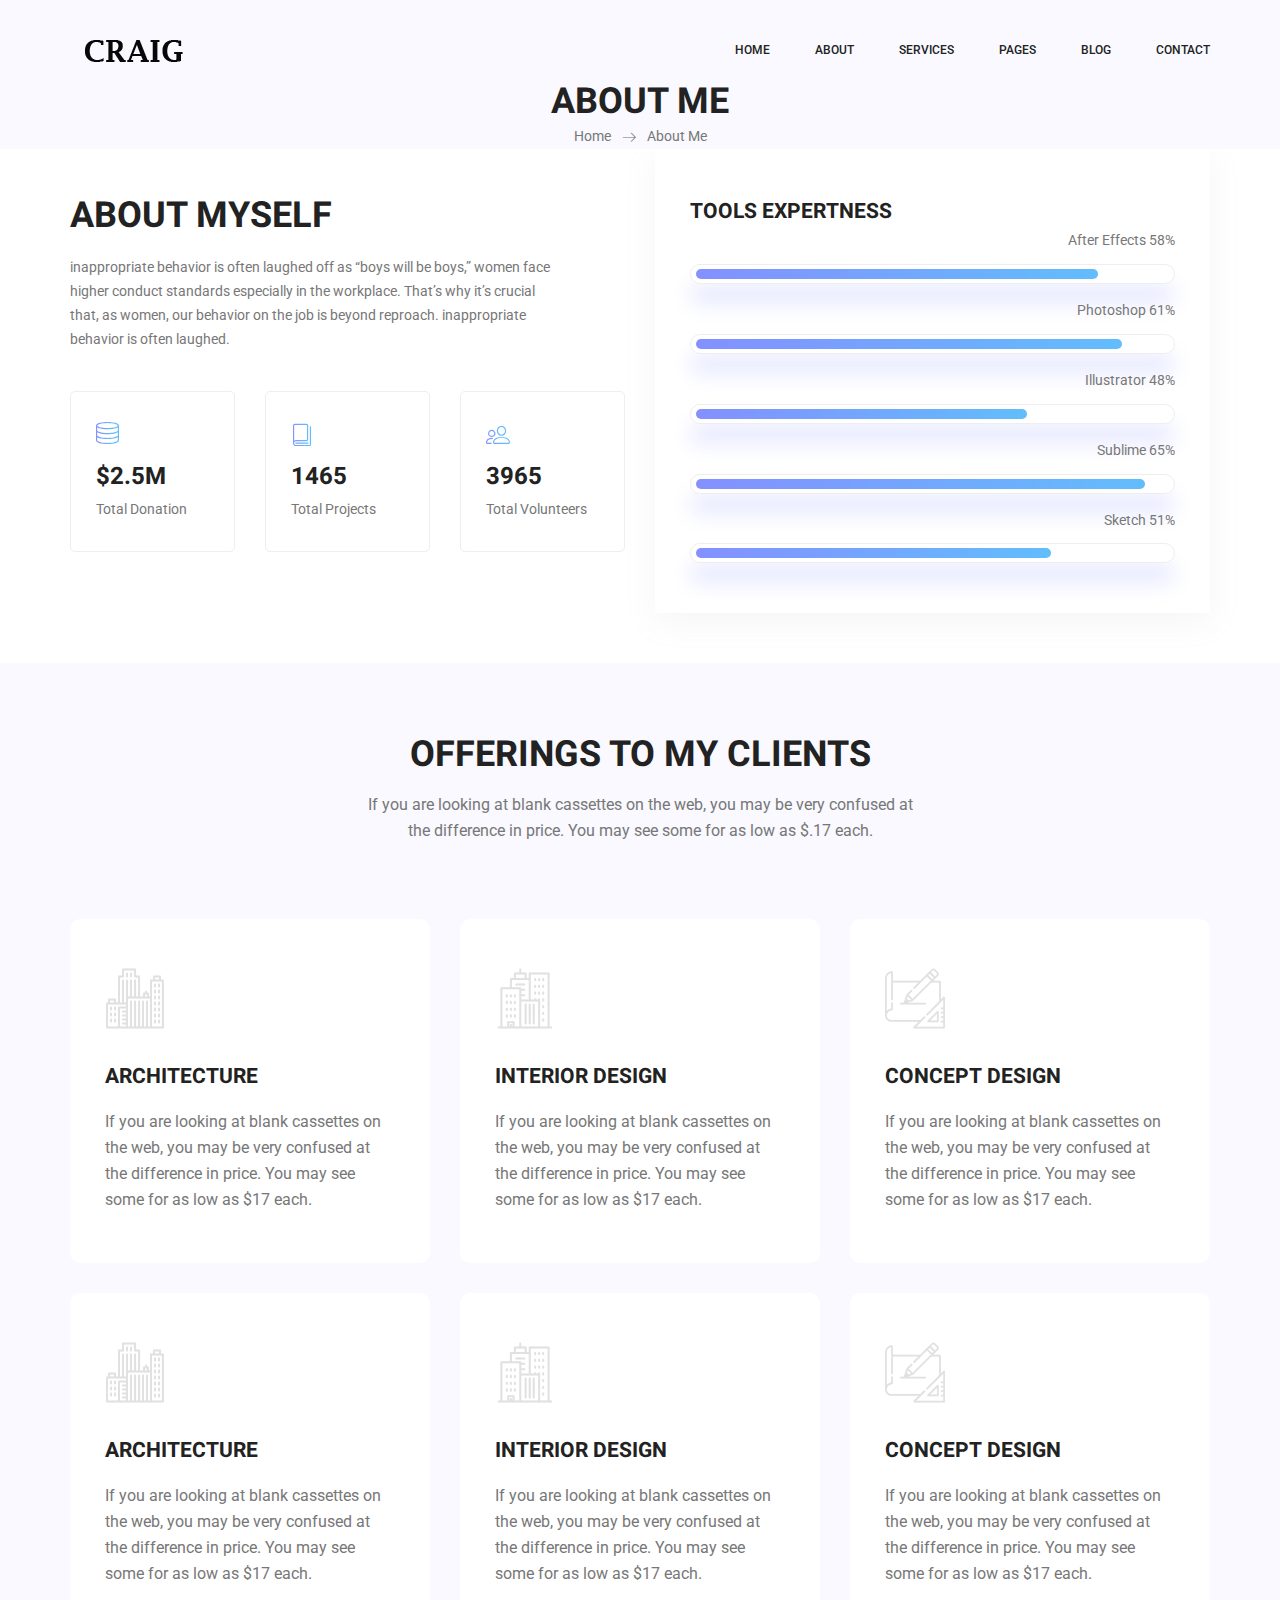
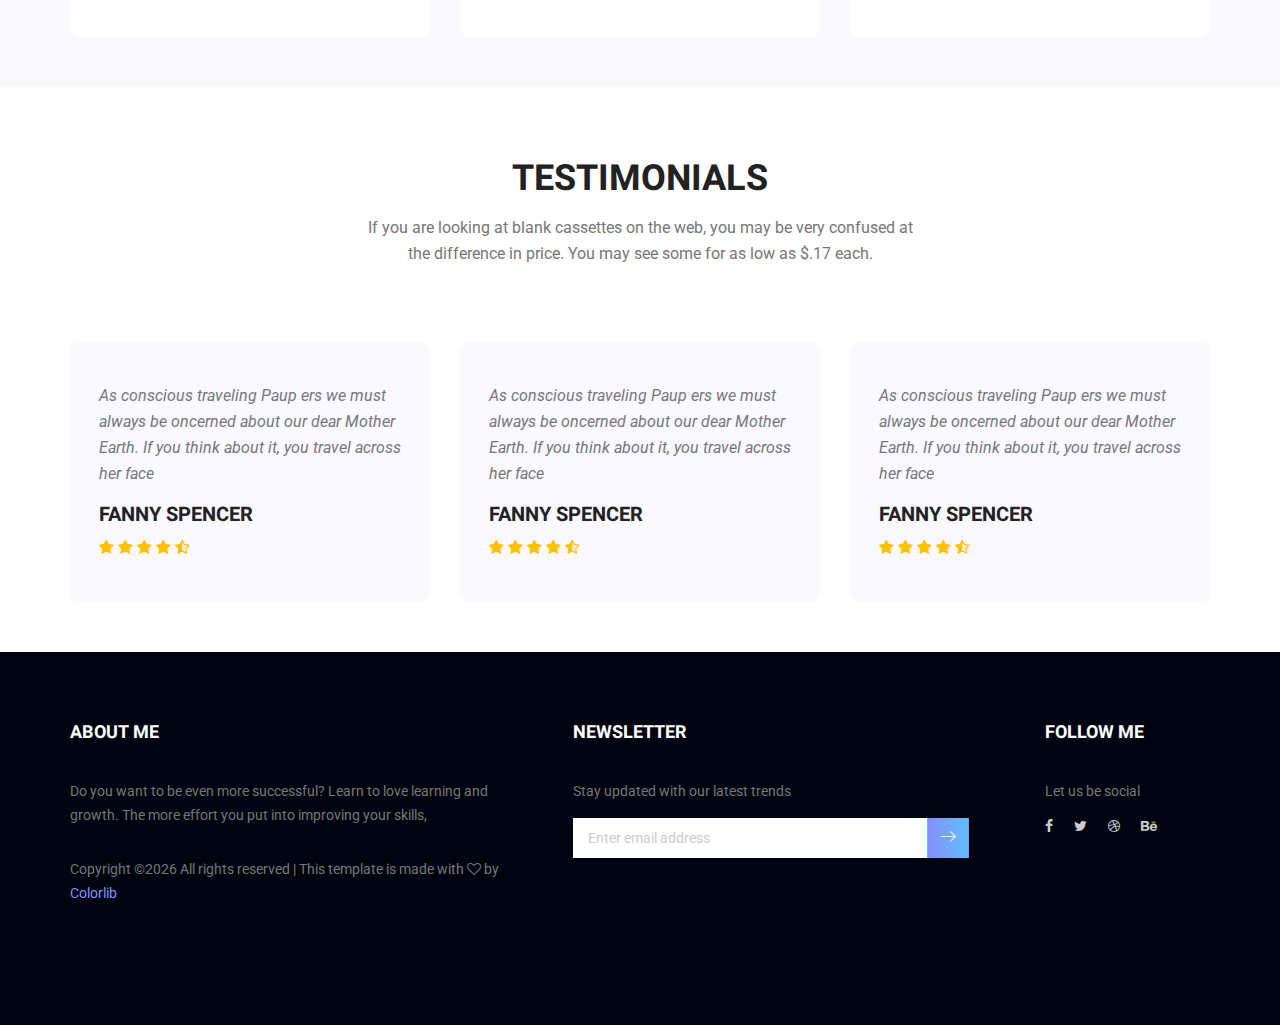
<file: about-us.html>
<!doctype html>
<html lang="en">
    <head>
		<!-- Global site tag (gtag.js) - Google Analytics -->
		<script async src="https://www.googletagmanager.com/gtag/js?id=UA-145066222-1"></script>
		<script>
			window.dataLayer = window.dataLayer || [];
			function gtag(){dataLayer.push(arguments);}
			gtag('js', new Date());
			gtag('config', 'UA-145066222-1');
		</script>
        <!-- Required meta tags -->
        <meta charset="utf-8">
        <meta name="viewport" content="width=device-width, initial-scale=1, shrink-to-fit=no">
        <link rel="icon" href="img/CPFavicon.png" type="image/png">
        <title>Craig Parks</title>
        <!-- Bootstrap CSS -->
        <link rel="stylesheet" href="css/bootstrap.css">
        <link rel="stylesheet" href="vendors/linericon/style.css">
        <link rel="stylesheet" href="css/font-awesome.min.css">
        <link rel="stylesheet" href="vendors/owl-carousel/owl.carousel.min.css">
        <link rel="stylesheet" href="vendors/lightbox/simpleLightbox.css">
        <link rel="stylesheet" href="vendors/nice-select/css/nice-select.css">
        <link rel="stylesheet" href="vendors/animate-css/animate.css">
        <link rel="stylesheet" href="vendors/flaticon/flaticon.css">
        <!-- main css -->
        <link rel="stylesheet" href="css/style.css">
        <link rel="stylesheet" href="css/responsive.css">
    </head>
    <body>
        
        <!--================Header Menu Area =================-->
        <header class="header_area">
            <div class="main_menu" id="mainNav">
            	<nav class="navbar navbar-expand-lg navbar-light">
					<div class="container box_1620">
						<!-- Brand and toggle get grouped for better mobile display -->
						<a class="navbar-brand logo_h" href="index.html"><img src="img/CraigLogo.png" alt=""></a>
						<button class="navbar-toggler" type="button" data-toggle="collapse" data-target="#navbarSupportedContent" aria-controls="navbarSupportedContent" aria-expanded="false" aria-label="Toggle navigation">
							<span class="icon-bar"></span>
							<span class="icon-bar"></span>
							<span class="icon-bar"></span>
						</button>
						<!-- Collect the nav links, forms, and other content for toggling -->
						<div class="collapse navbar-collapse offset" id="navbarSupportedContent">
							<ul class="nav navbar-nav menu_nav ml-auto">
								<li class="nav-item active"><a class="nav-link" href="index.html">Home</a></li> 
								<li class="nav-item"><a class="nav-link" href="about-us.html">About</a></li> 
								<li class="nav-item"><a class="nav-link" href="services.html">Services</a>
								<li class="nav-item submenu dropdown">
									<a href="#" class="nav-link dropdown-toggle" data-toggle="dropdown" role="button" aria-haspopup="true" aria-expanded="false">Pages</a>
									<ul class="dropdown-menu">
										<li class="nav-item"><a class="nav-link" href="portfolio.html">Portfolio</a></li>
										<li class="nav-item"><a class="nav-link" href="portfolio-details.html">Project Details</a></li>
										<li class="nav-item"><a class="nav-link" href="elements.html">Elements</a></li>
									</ul>
								</li> 
								<li class="nav-item submenu dropdown">
									<a href="#" class="nav-link dropdown-toggle" data-toggle="dropdown" role="button" aria-haspopup="true" aria-expanded="false">Blog</a>
									<ul class="dropdown-menu">
										<li class="nav-item"><a class="nav-link" href="blog.html">Blog</a></li>
										<li class="nav-item"><a class="nav-link" href="single-blog.html">Blog Details</a></li>
									</ul>
								</li> 
								<li class="nav-item"><a class="nav-link" href="contact.html">Contact</a></li>
							</ul>
						</div> 
					</div>
            	</nav>
            </div>
        </header>
        <!--================Header Menu Area =================-->
        
        <!--================Home Banner Area =================-->
        <section class="banner_area">
            <div class="banner_inner d-flex align-items-center">
            	<div class="overlay bg-parallax" data-stellar-ratio="0.9" data-stellar-vertical-offset="0" data-background=""></div>
				<div class="container">
					<div class="banner_content text-center">
						<h2>About Me</h2>
						<div class="page_link">
							<a href="index.html">Home</a>
							<a href="about-us.html">About Me</a>
						</div>
						
					</div>
				</div>
            </div>
        </section>
        <!--================End Home Banner Area =================-->
        
        <!--================Welcome Area =================-->
        <section class="welcome_area p_120">
        	<div class="container">
        		<div class="row welcome_inner">
        			<div class="col-lg-6">
        				<div class="welcome_text">
        					<h4>About Myself</h4>
        					<p>inappropriate behavior is often laughed off as “boys will be boys,” women face higher conduct standards especially in the workplace. That’s why it’s crucial that, as women, our behavior on the job is beyond reproach. inappropriate behavior is often laughed.</p>
        					<div class="row">
        						<div class="col-sm-4">
        							<div class="wel_item">
        								<i class="lnr lnr-database"></i>
        								<h4>$2.5M</h4>
        								<p>Total Donation</p>
        							</div>
        						</div>
        						<div class="col-sm-4">
        							<div class="wel_item">
        								<i class="lnr lnr-book"></i>
        								<h4>1465</h4>
        								<p>Total Projects</p>
        							</div>
        						</div>
        						<div class="col-sm-4">
        							<div class="wel_item">
        								<i class="lnr lnr-users"></i>
        								<h4>3965</h4>
        								<p>Total Volunteers</p>
        							</div>
        						</div>
        					</div>
        				</div>
        			</div>
        			<div class="col-lg-6">
        				<div class="tools_expert">
        					<h3>Tools Expertness</h3>
        					<div class="skill_main">
								<div class="skill_item">
									<h4>After Effects <span class="counter">85</span>%</h4>
									<div class="progress">
										<div class="progress-bar" role="progressbar" aria-valuenow="85" aria-valuemin="0" aria-valuemax="100"></div>
									</div>
								</div>
								<div class="skill_item">
									<h4>Photoshop <span class="counter">90</span>%</h4>
									<div class="progress">
										<div class="progress-bar" role="progressbar" aria-valuenow="90" aria-valuemin="0" aria-valuemax="100"></div>
									</div>
								</div>
								<div class="skill_item">
									<h4>Illustrator <span class="counter">70</span>%</h4>
									<div class="progress">
										<div class="progress-bar" role="progressbar" aria-valuenow="70" aria-valuemin="0" aria-valuemax="100"></div>
									</div>
								</div>
								<div class="skill_item">
									<h4>Sublime <span class="counter">95</span>%</h4>
									<div class="progress">
										<div class="progress-bar" role="progressbar" aria-valuenow="95" aria-valuemin="0" aria-valuemax="100"></div>
									</div>
								</div>
								<div class="skill_item">
									<h4>Sketch <span class="counter">75</span>%</h4>
									<div class="progress">
										<div class="progress-bar" role="progressbar" aria-valuenow="75" aria-valuemin="0" aria-valuemax="100"></div>
									</div>
								</div>
							</div>
        				</div>
        			</div>
        		</div>
        	</div>
        </section>
        <!--================End Welcome Area =================-->
        
        <!--================Feature Area =================-->
        <section class="feature_area p_120">
        	<div class="container">
        		<div class="main_title">
        			<h2>offerings to my clients</h2>
        			<p>If you are looking at blank cassettes on the web, you may be very confused at the difference in price. You may see some for as low as $.17 each.</p>
        		</div>
        		<div class="feature_inner row">
        			<div class="col-lg-4 col-md-6">
        				<div class="feature_item">
        					<i class="flaticon-city"></i>
        					<h4>Architecture</h4>
        					<p>If you are looking at blank cassettes on the web, you may be very confused at the difference in price. You may see some for as low as $17 each.</p>
        				</div>
        			</div>
        			<div class="col-lg-4 col-md-6">
        				<div class="feature_item">
        					<i class="flaticon-skyline"></i>
        					<h4>Interior Design</h4>
        					<p>If you are looking at blank cassettes on the web, you may be very confused at the difference in price. You may see some for as low as $17 each.</p>
        				</div>
        			</div>
        			<div class="col-lg-4 col-md-6">
        				<div class="feature_item">
        					<i class="flaticon-sketch"></i>
        					<h4>Concept Design</h4>
        					<p>If you are looking at blank cassettes on the web, you may be very confused at the difference in price. You may see some for as low as $17 each.</p>
        				</div>
        			</div>
        			<div class="col-lg-4 col-md-6">
        				<div class="feature_item">
        					<i class="flaticon-city"></i>
        					<h4>Architecture</h4>
        					<p>If you are looking at blank cassettes on the web, you may be very confused at the difference in price. You may see some for as low as $17 each.</p>
        				</div>
        			</div>
        			<div class="col-lg-4 col-md-6">
        				<div class="feature_item">
        					<i class="flaticon-skyline"></i>
        					<h4>Interior Design</h4>
        					<p>If you are looking at blank cassettes on the web, you may be very confused at the difference in price. You may see some for as low as $17 each.</p>
        				</div>
        			</div>
        			<div class="col-lg-4 col-md-6">
        				<div class="feature_item">
        					<i class="flaticon-sketch"></i>
        					<h4>Concept Design</h4>
        					<p>If you are looking at blank cassettes on the web, you may be very confused at the difference in price. You may see some for as low as $17 each.</p>
        				</div>
        			</div>
        		</div>
        	</div>
        </section>
        <!--================End Feature Area =================-->
        
        <!--================Testimonials Area =================-->
        <section class="testimonials_area testi_two p_120">
        	<div class="container">
        		<div class="main_title">
        			<h2>Testimonials</h2>
        			<p>If you are looking at blank cassettes on the web, you may be very confused at the difference in price. You may see some for as low as $.17 each.</p>
        		</div>
        		<div class="testi_inner">
					<div class="testi_slider owl-carousel">
						<div class="item">
							<div class="testi_item">
								<p>As conscious traveling Paup ers we must always be oncerned about our dear Mother Earth. If you think about it, you travel across her face</p>
								<h4>Fanny Spencer</h4>
								<a href="#"><i class="fa fa-star"></i></a>
								<a href="#"><i class="fa fa-star"></i></a>
								<a href="#"><i class="fa fa-star"></i></a>
								<a href="#"><i class="fa fa-star"></i></a>
								<a href="#"><i class="fa fa-star-half-o"></i></a>
							</div>
						</div>
						<div class="item">
							<div class="testi_item">
								<p>As conscious traveling Paup ers we must always be oncerned about our dear Mother Earth. If you think about it, you travel across her face</p>
								<h4>Fanny Spencer</h4>
								<a href="#"><i class="fa fa-star"></i></a>
								<a href="#"><i class="fa fa-star"></i></a>
								<a href="#"><i class="fa fa-star"></i></a>
								<a href="#"><i class="fa fa-star"></i></a>
								<a href="#"><i class="fa fa-star-half-o"></i></a>
							</div>
						</div>
						<div class="item">
							<div class="testi_item">
								<p>As conscious traveling Paup ers we must always be oncerned about our dear Mother Earth. If you think about it, you travel across her face</p>
								<h4>Fanny Spencer</h4>
								<a href="#"><i class="fa fa-star"></i></a>
								<a href="#"><i class="fa fa-star"></i></a>
								<a href="#"><i class="fa fa-star"></i></a>
								<a href="#"><i class="fa fa-star"></i></a>
								<a href="#"><i class="fa fa-star-half-o"></i></a>
							</div>
						</div>
					</div>
        		</div>
        	</div>
        </section>
        <!--================End Testimonials Area =================-->
        
        <!--================Footer Area =================-->
        <footer class="footer_area p_120">
        	<div class="container">
        		<div class="row footer_inner">
        			<div class="col-lg-5 col-sm-6">
        				<aside class="f_widget ab_widget">
        					<div class="f_title">
        						<h3>About Me</h3>
        					</div>
        					<p>Do you want to be even more successful? Learn to love learning and growth. The more effort you put into improving your skills,</p>
        					<p><!-- Link back to Colorlib can't be removed. Template is licensed under CC BY 3.0. -->
Copyright &copy;<script>document.write(new Date().getFullYear());</script> All rights reserved | This template is made with <i class="fa fa-heart-o" aria-hidden="true"></i> by <a href="https://colorlib.com" target="_blank">Colorlib</a>
<!-- Link back to Colorlib can't be removed. Template is licensed under CC BY 3.0. -->
</p>
        				</aside>
        			</div>
        			<div class="col-lg-5 col-sm-6">
        				<aside class="f_widget news_widget">
        					<div class="f_title">
        						<h3>Newsletter</h3>
        					</div>
        					<p>Stay updated with our latest trends</p>
        					<div id="mc_embed_signup">
                                <form target="_blank" action="https://spondonit.us12.list-manage.com/subscribe/post?u=1462626880ade1ac87bd9c93a&amp;id=92a4423d01" method="get" class="subscribe_form relative">
                                	<div class="input-group d-flex flex-row">
                                        <input name="EMAIL" placeholder="Enter email address" onfocus="this.placeholder = ''" onblur="this.placeholder = 'Email Address '" required="" type="email">
                                        <button class="btn sub-btn"><span class="lnr lnr-arrow-right"></span></button>		
                                    </div>				
                                    <div class="mt-10 info"></div>
                                </form>
                            </div>
        				</aside>
        			</div>
        			<div class="col-lg-2">
        				<aside class="f_widget social_widget">
        					<div class="f_title">
        						<h3>Follow Me</h3>
        					</div>
        					<p>Let us be social</p>
        					<ul class="list">
        						<li><a href="#"><i class="fa fa-facebook"></i></a></li>
        						<li><a href="#"><i class="fa fa-twitter"></i></a></li>
        						<li><a href="#"><i class="fa fa-dribbble"></i></a></li>
        						<li><a href="#"><i class="fa fa-behance"></i></a></li>
        					</ul>
        				</aside>
        			</div>
        		</div>
        	</div>
        </footer>
        <!--================End Footer Area =================-->
        
        
        
        
        <!-- Optional JavaScript -->
        <!-- jQuery first, then Popper.js, then Bootstrap JS -->
        <script src="js/jquery-3.2.1.min.js"></script>
        <script src="js/popper.js"></script>
        <script src="js/bootstrap.min.js"></script>
        <script src="js/stellar.js"></script>
        <script src="vendors/lightbox/simpleLightbox.min.js"></script>
        <script src="vendors/nice-select/js/jquery.nice-select.min.js"></script>
        <script src="vendors/isotope/imagesloaded.pkgd.min.js"></script>
        <script src="vendors/isotope/isotope-min.js"></script>
        <script src="vendors/owl-carousel/owl.carousel.min.js"></script>
        <script src="js/jquery.ajaxchimp.min.js"></script>
        <script src="js/mail-script.js"></script>
        <script src="vendors/counter-up/jquery.waypoints.min.js"></script>
        <script src="vendors/counter-up/jquery.counterup.min.js"></script>
        <script src="js/theme.js"></script>
    </body>
</html>
</file>
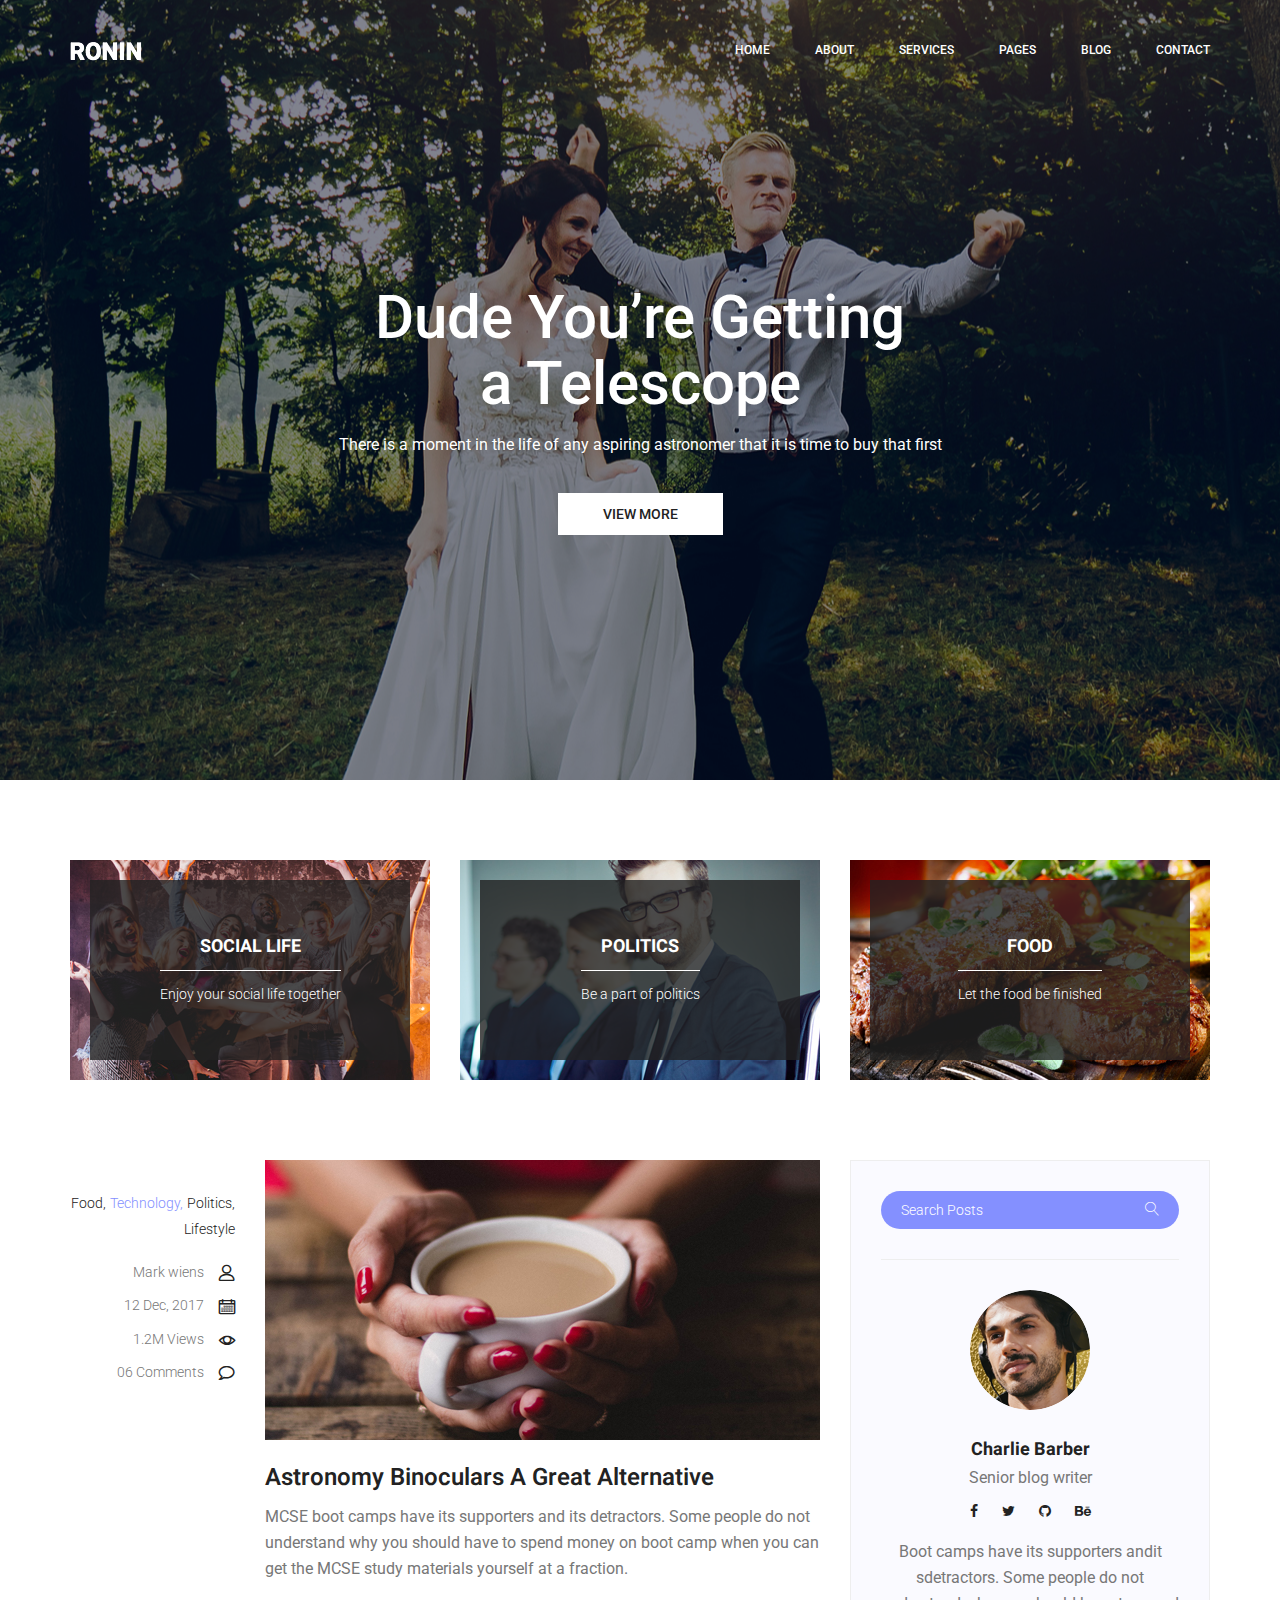
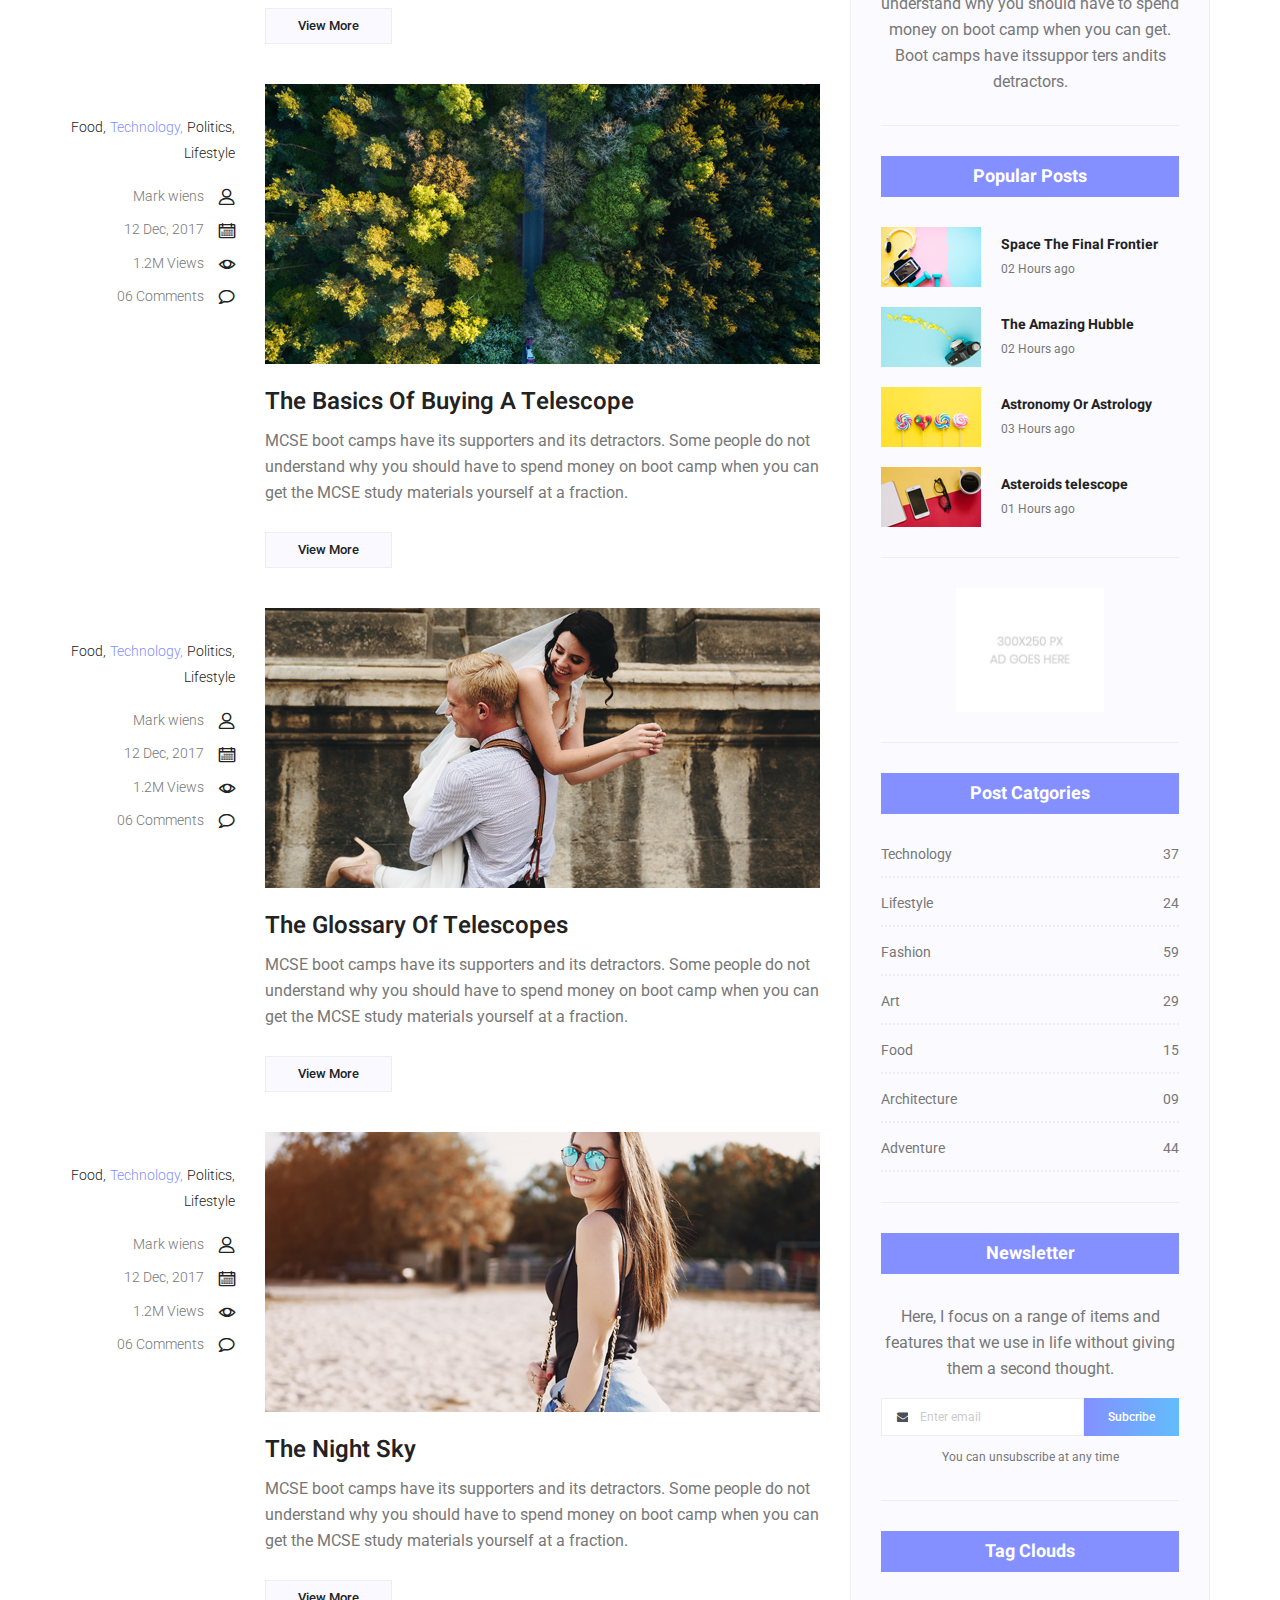
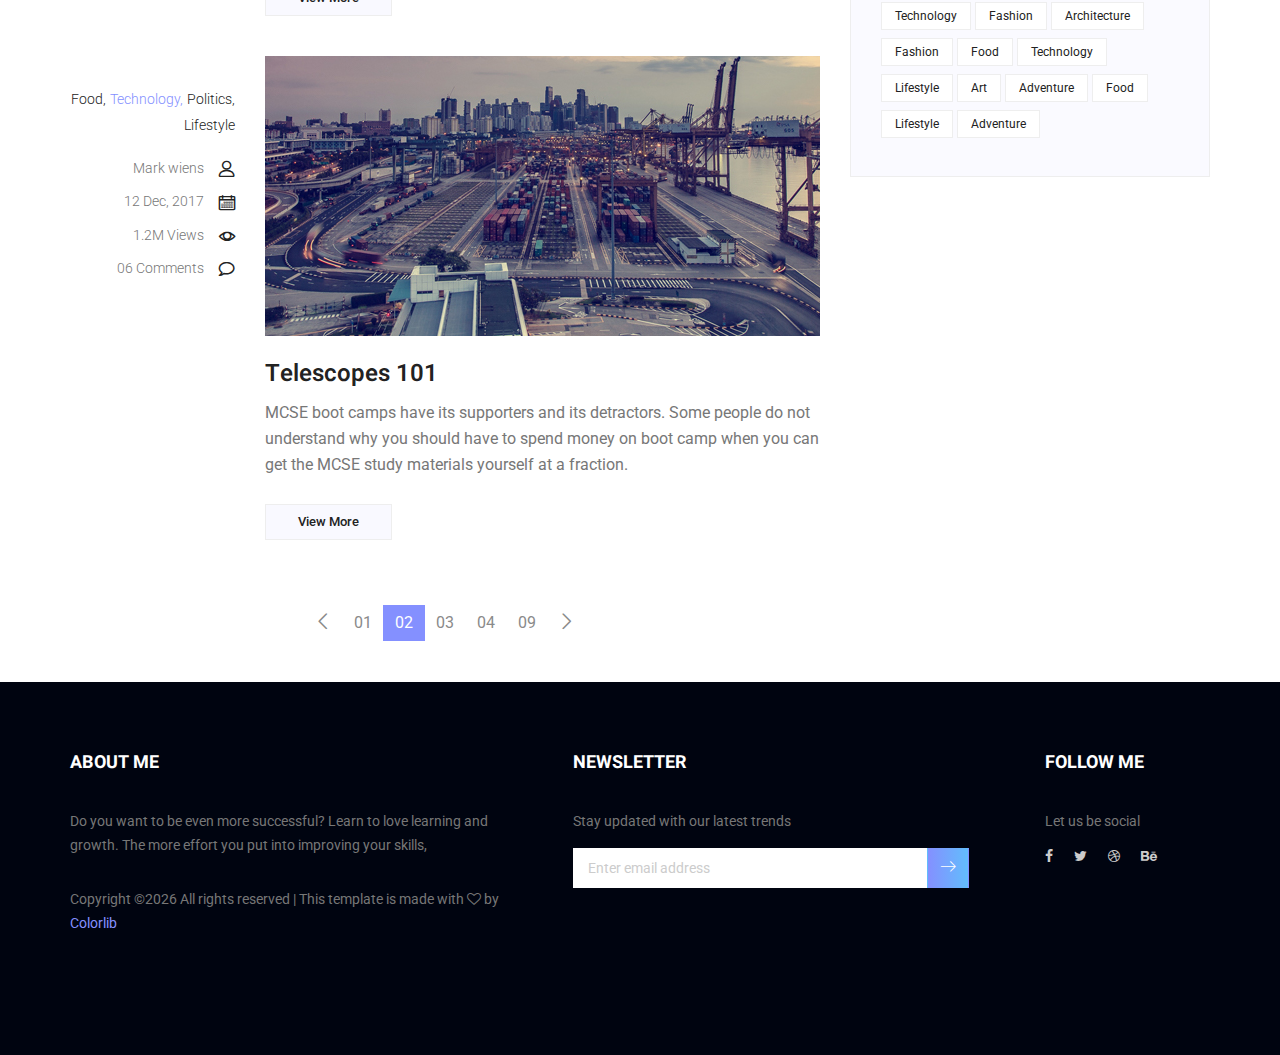
<file: blog.html>
<!doctype html>
<html lang="en">
    <head>
        <!-- Global site tag (gtag.js) - Google Analytics -->
		<script async src="https://www.googletagmanager.com/gtag/js?id=UA-145066222-1"></script>
		<script>
			window.dataLayer = window.dataLayer || [];
			function gtag(){dataLayer.push(arguments);}
			gtag('js', new Date());
			gtag('config', 'UA-145066222-1');
		</script>
        <!-- Required meta tags -->
        <meta charset="utf-8">
        <meta name="viewport" content="width=device-width, initial-scale=1, shrink-to-fit=no">
        <link rel="icon" href="img/CPFavicon.png" type="image/png">
        <title>Craig Parks</title>
        <!-- Bootstrap CSS -->
        <link rel="stylesheet" href="css/bootstrap.css">
        <link rel="stylesheet" href="vendors/linericon/style.css">
        <link rel="stylesheet" href="css/font-awesome.min.css">
        <link rel="stylesheet" href="vendors/owl-carousel/owl.carousel.min.css">
        <link rel="stylesheet" href="vendors/lightbox/simpleLightbox.css">
        <link rel="stylesheet" href="vendors/nice-select/css/nice-select.css">
        <link rel="stylesheet" href="vendors/animate-css/animate.css">
        <!-- main css -->
        <link rel="stylesheet" href="css/style.css">
        <link rel="stylesheet" href="css/responsive.css">
    </head>
    <body>
        
        <!--================Header Menu Area =================-->
        <header class="header_area white_menu">
            <div class="main_menu" id="mainNav">
            	<nav class="navbar navbar-expand-lg navbar-light">
					<div class="container box_1620">
						<!-- Brand and toggle get grouped for better mobile display -->
						<a class="navbar-brand logo_h" href="index.html"><img src="img/CraigLogo.png" alt=""><img src="img/logo-2.png" alt=""></a>
						<button class="navbar-toggler" type="button" data-toggle="collapse" data-target="#navbarSupportedContent" aria-controls="navbarSupportedContent" aria-expanded="false" aria-label="Toggle navigation">
							<span class="icon-bar"></span>
							<span class="icon-bar"></span>
							<span class="icon-bar"></span>
						</button>
						<!-- Collect the nav links, forms, and other content for toggling -->
						<div class="collapse navbar-collapse offset" id="navbarSupportedContent">
							<ul class="nav navbar-nav menu_nav ml-auto">
								<li class="nav-item active"><a class="nav-link" href="index.html">Home</a></li> 
								<li class="nav-item"><a class="nav-link" href="about-us.html">About</a></li> 
								<li class="nav-item"><a class="nav-link" href="services.html">Services</a>
								<li class="nav-item submenu dropdown">
									<a href="#" class="nav-link dropdown-toggle" data-toggle="dropdown" role="button" aria-haspopup="true" aria-expanded="false">Pages</a>
									<ul class="dropdown-menu">
										<li class="nav-item"><a class="nav-link" href="portfolio.html">Portfolio</a></li>
										<li class="nav-item"><a class="nav-link" href="portfolio-details.html">Project Details</a></li>
										<li class="nav-item"><a class="nav-link" href="elements.html">Elements</a></li>
									</ul>
								</li> 
								<li class="nav-item submenu dropdown">
									<a href="#" class="nav-link dropdown-toggle" data-toggle="dropdown" role="button" aria-haspopup="true" aria-expanded="false">Blog</a>
									<ul class="dropdown-menu">
										<li class="nav-item"><a class="nav-link" href="blog.html">Blog</a></li>
										<li class="nav-item"><a class="nav-link" href="single-blog.html">Blog Details</a></li>
									</ul>
								</li> 
								<li class="nav-item"><a class="nav-link" href="contact.html">Contact</a></li>
							</ul>
						</div> 
					</div>
            	</nav>
            </div>
        </header>
        <!--================Header Menu Area =================-->
        
        <!--================Home Banner Area =================-->
        <section class="home_banner_area blog_banner">
            <div class="banner_inner d-flex align-items-center">
            	<div class="overlay bg-parallax" data-stellar-ratio="0.9" data-stellar-vertical-offset="0" data-background=""></div>
				<div class="container">
					<div class="blog_b_text text-center">
						<h2>Dude You’re Getting <br /> a Telescope</h2>
						<p>There is a moment in the life of any aspiring astronomer that it is time to buy that first</p>
						<a class="white_bg_btn" href="#">View More</a>
					</div>
				</div>
            </div>
        </section>
        <!--================End Home Banner Area =================-->
        
        <!--================Blog Categorie Area =================-->
        <section class="blog_categorie_area">
            <div class="container">
                <div class="row">
                    <div class="col-lg-4">
                        <div class="categories_post">
                            <img src="img/blog/cat-post/cat-post-3.jpg" alt="post">
                            <div class="categories_details">
                                <div class="categories_text">
                                    <a href="blog-details.html"><h5>Social Life</h5></a>
                                    <div class="border_line"></div>
                                    <p>Enjoy your social life together</p>
                                </div>
                            </div>
                        </div>
                    </div>
                    <div class="col-lg-4">
                        <div class="categories_post">
                            <img src="img/blog/cat-post/cat-post-2.jpg" alt="post">
                            <div class="categories_details">
                                <div class="categories_text">
                                    <a href="blog-details.html"><h5>Politics</h5></a>
                                    <div class="border_line"></div>
                                    <p>Be a part of politics</p>
                                </div>
                            </div>
                        </div>
                    </div>
                    <div class="col-lg-4">
                        <div class="categories_post">
                            <img src="img/blog/cat-post/cat-post-1.jpg" alt="post">
                            <div class="categories_details">
                                <div class="categories_text">
                                    <a href="blog-details.html"><h5>Food</h5></a>
                                    <div class="border_line"></div>
                                    <p>Let the food be finished</p>
                                </div>
                            </div>
                        </div>
                    </div>
                </div>
            </div>
        </section>
        <!--================Blog Categorie Area =================-->
        
        <!--================Blog Area =================-->
        <section class="blog_area">
            <div class="container">
                <div class="row">
                    <div class="col-lg-8">
                        <div class="blog_left_sidebar">
                            <article class="row blog_item">
                               <div class="col-md-3">
                                   <div class="blog_info text-right">
                                        <div class="post_tag">
                                            <a href="#">Food,</a>
                                            <a class="active" href="#">Technology,</a>
                                            <a href="#">Politics,</a>
                                            <a href="#">Lifestyle</a>
                                        </div>
                                        <ul class="blog_meta list">
                                            <li><a href="#">Mark wiens<i class="lnr lnr-user"></i></a></li>
                                            <li><a href="#">12 Dec, 2017<i class="lnr lnr-calendar-full"></i></a></li>
                                            <li><a href="#">1.2M Views<i class="lnr lnr-eye"></i></a></li>
                                            <li><a href="#">06 Comments<i class="lnr lnr-bubble"></i></a></li>
                                        </ul>
                                    </div>
                               </div>
                                <div class="col-md-9">
                                    <div class="blog_post">
                                        <img src="img/blog/main-blog/m-blog-1.jpg" alt="">
                                        <div class="blog_details">
                                            <a href="single-blog.html"><h2>Astronomy Binoculars A Great Alternative</h2></a>
                                            <p>MCSE boot camps have its supporters and its detractors. Some people do not understand why you should have to spend money on boot camp when you can get the MCSE study materials yourself at a fraction.</p>
                                            <a href="single-blog.html" class="blog_btn">View More</a>
                                        </div>
                                    </div>
                                </div>
                            </article>
                            <article class="row blog_item">
                               <div class="col-md-3">
                                   <div class="blog_info text-right">
                                        <div class="post_tag">
                                            <a href="#">Food,</a>
                                            <a class="active" href="#">Technology,</a>
                                            <a href="#">Politics,</a>
                                            <a href="#">Lifestyle</a>
                                        </div>
                                        <ul class="blog_meta list">
                                            <li><a href="#">Mark wiens<i class="lnr lnr-user"></i></a></li>
                                            <li><a href="#">12 Dec, 2017<i class="lnr lnr-calendar-full"></i></a></li>
                                            <li><a href="#">1.2M Views<i class="lnr lnr-eye"></i></a></li>
                                            <li><a href="#">06 Comments<i class="lnr lnr-bubble"></i></a></li>
                                        </ul>
                                    </div>
                               </div>
                                <div class="col-md-9">
                                    <div class="blog_post">
                                        <img src="img/blog/main-blog/m-blog-2.jpg" alt="">
                                        <div class="blog_details">
                                            <a href="single-blog.html"><h2>The Basics Of Buying A Telescope</h2></a>
                                            <p>MCSE boot camps have its supporters and its detractors. Some people do not understand why you should have to spend money on boot camp when you can get the MCSE study materials yourself at a fraction.</p>
                                            <a href="single-blog.html" class="blog_btn">View More</a>
                                        </div>
                                    </div>
                                </div>
                            </article>
                            <article class="row blog_item">
                               <div class="col-md-3">
                                   <div class="blog_info text-right">
                                        <div class="post_tag">
                                            <a href="#">Food,</a>
                                            <a class="active" href="#">Technology,</a>
                                            <a href="#">Politics,</a>
                                            <a href="#">Lifestyle</a>
                                        </div>
                                        <ul class="blog_meta list">
                                            <li><a href="#">Mark wiens<i class="lnr lnr-user"></i></a></li>
                                            <li><a href="#">12 Dec, 2017<i class="lnr lnr-calendar-full"></i></a></li>
                                            <li><a href="#">1.2M Views<i class="lnr lnr-eye"></i></a></li>
                                            <li><a href="#">06 Comments<i class="lnr lnr-bubble"></i></a></li>
                                        </ul>
                                    </div>
                               </div>
                                <div class="col-md-9">
                                    <div class="blog_post">
                                        <img src="img/blog/main-blog/m-blog-3.jpg" alt="">
                                        <div class="blog_details">
                                            <a href="single-blog.html"><h2>The Glossary Of Telescopes</h2></a>
                                            <p>MCSE boot camps have its supporters and its detractors. Some people do not understand why you should have to spend money on boot camp when you can get the MCSE study materials yourself at a fraction.</p>
                                            <a href="single-blog.html" class="blog_btn">View More</a>
                                        </div>
                                    </div>
                                </div>
                            </article>
                            <article class="row blog_item">
                               <div class="col-md-3">
                                   <div class="blog_info text-right">
                                        <div class="post_tag">
                                            <a href="#">Food,</a>
                                            <a class="active" href="#">Technology,</a>
                                            <a href="#">Politics,</a>
                                            <a href="#">Lifestyle</a>
                                        </div>
                                        <ul class="blog_meta list">
                                            <li><a href="#">Mark wiens<i class="lnr lnr-user"></i></a></li>
                                            <li><a href="#">12 Dec, 2017<i class="lnr lnr-calendar-full"></i></a></li>
                                            <li><a href="#">1.2M Views<i class="lnr lnr-eye"></i></a></li>
                                            <li><a href="#">06 Comments<i class="lnr lnr-bubble"></i></a></li>
                                        </ul>
                                    </div>
                               </div>
                                <div class="col-md-9">
                                    <div class="blog_post">
                                        <img src="img/blog/main-blog/m-blog-4.jpg" alt="">
                                        <div class="blog_details">
                                            <a href="single-blog.html"><h2>The Night Sky</h2></a>
                                            <p>MCSE boot camps have its supporters and its detractors. Some people do not understand why you should have to spend money on boot camp when you can get the MCSE study materials yourself at a fraction.</p>
                                            <a href="single-blog.html" class="blog_btn">View More</a>
                                        </div>
                                    </div>
                                </div>
                            </article>
                            <article class="row blog_item">
                               <div class="col-md-3">
                                   <div class="blog_info text-right">
                                        <div class="post_tag">
                                            <a href="#">Food,</a>
                                            <a class="active" href="#">Technology,</a>
                                            <a href="#">Politics,</a>
                                            <a href="#">Lifestyle</a>
                                        </div>
                                        <ul class="blog_meta list">
                                            <li><a href="#">Mark wiens<i class="lnr lnr-user"></i></a></li>
                                            <li><a href="#">12 Dec, 2017<i class="lnr lnr-calendar-full"></i></a></li>
                                            <li><a href="#">1.2M Views<i class="lnr lnr-eye"></i></a></li>
                                            <li><a href="#">06 Comments<i class="lnr lnr-bubble"></i></a></li>
                                        </ul>
                                    </div>
                               </div>
                                <div class="col-md-9">
                                    <div class="blog_post">
                                        <img src="img/blog/main-blog/m-blog-5.jpg" alt="">
                                        <div class="blog_details">
                                            <a href="single-blog.html"><h2>Telescopes 101</h2></a>
                                            <p>MCSE boot camps have its supporters and its detractors. Some people do not understand why you should have to spend money on boot camp when you can get the MCSE study materials yourself at a fraction.</p>
                                            <a href="single-blog.html" class="blog_btn">View More</a>
                                        </div>
                                    </div>
                                </div>
                            </article>
                            <nav class="blog-pagination justify-content-center d-flex">
		                        <ul class="pagination">
		                            <li class="page-item">
		                                <a href="#" class="page-link" aria-label="Previous">
		                                    <span aria-hidden="true">
		                                        <span class="lnr lnr-chevron-left"></span>
		                                    </span>
		                                </a>
		                            </li>
		                            <li class="page-item"><a href="#" class="page-link">01</a></li>
		                            <li class="page-item active"><a href="#" class="page-link">02</a></li>
		                            <li class="page-item"><a href="#" class="page-link">03</a></li>
		                            <li class="page-item"><a href="#" class="page-link">04</a></li>
		                            <li class="page-item"><a href="#" class="page-link">09</a></li>
		                            <li class="page-item">
		                                <a href="#" class="page-link" aria-label="Next">
		                                    <span aria-hidden="true">
		                                        <span class="lnr lnr-chevron-right"></span>
		                                    </span>
		                                </a>
		                            </li>
		                        </ul>
		                    </nav>
                        </div>
                    </div>
                    <div class="col-lg-4">
                        <div class="blog_right_sidebar">
                            <aside class="single_sidebar_widget search_widget">
                                <div class="input-group">
                                    <input type="text" class="form-control" placeholder="Search Posts">
                                    <span class="input-group-btn">
                                        <button class="btn btn-default" type="button"><i class="lnr lnr-magnifier"></i></button>
                                    </span>
                                </div><!-- /input-group -->
                                <div class="br"></div>
                            </aside>
                            <aside class="single_sidebar_widget author_widget">
                                <img class="author_img rounded-circle" src="img/blog/author.png" alt="">
                                <h4>Charlie Barber</h4>
                                <p>Senior blog writer</p>
                                <div class="social_icon">
                                    <a href="#"><i class="fa fa-facebook"></i></a>
                                    <a href="#"><i class="fa fa-twitter"></i></a>
                                    <a href="#"><i class="fa fa-github"></i></a>
                                    <a href="#"><i class="fa fa-behance"></i></a>
                                </div>
                                <p>Boot camps have its supporters andit sdetractors. Some people do not understand why you should have to spend money on boot camp when you can get. Boot camps have itssuppor ters andits detractors.</p>
                                <div class="br"></div>
                            </aside>
                            <aside class="single_sidebar_widget popular_post_widget">
                                <h3 class="widget_title">Popular Posts</h3>
                                <div class="media post_item">
                                    <img src="img/blog/popular-post/post1.jpg" alt="post">
                                    <div class="media-body">
                                        <a href="blog-details.html"><h3>Space The Final Frontier</h3></a>
                                        <p>02 Hours ago</p>
                                    </div>
                                </div>
                                <div class="media post_item">
                                    <img src="img/blog/popular-post/post2.jpg" alt="post">
                                    <div class="media-body">
                                        <a href="blog-details.html"><h3>The Amazing Hubble</h3></a>
                                        <p>02 Hours ago</p>
                                    </div>
                                </div>
                                <div class="media post_item">
                                    <img src="img/blog/popular-post/post3.jpg" alt="post">
                                    <div class="media-body">
                                        <a href="blog-details.html"><h3>Astronomy Or Astrology</h3></a>
                                        <p>03 Hours ago</p>
                                    </div>
                                </div>
                                <div class="media post_item">
                                    <img src="img/blog/popular-post/post4.jpg" alt="post">
                                    <div class="media-body">
                                        <a href="blog-details.html"><h3>Asteroids telescope</h3></a>
                                        <p>01 Hours ago</p>
                                    </div>
                                </div>
                                <div class="br"></div>
                            </aside>
                            <aside class="single_sidebar_widget ads_widget">
                                <a href="#"><img class="img-fluid" src="img/blog/add.jpg" alt=""></a>
                                <div class="br"></div>
                            </aside>
                            <aside class="single_sidebar_widget post_category_widget">
                                <h4 class="widget_title">Post Catgories</h4>
                                <ul class="list cat-list">
                                    <li>
                                        <a href="#" class="d-flex justify-content-between">
                                            <p>Technology</p>
                                            <p>37</p>
                                        </a>
                                    </li>
                                    <li>
                                        <a href="#" class="d-flex justify-content-between">
                                            <p>Lifestyle</p>
                                            <p>24</p>
                                        </a>
                                    </li>
                                    <li>
                                        <a href="#" class="d-flex justify-content-between">
                                            <p>Fashion</p>
                                            <p>59</p>
                                        </a>
                                    </li>
                                    <li>
                                        <a href="#" class="d-flex justify-content-between">
                                            <p>Art</p>
                                            <p>29</p>
                                        </a>
                                    </li>
                                    <li>
                                        <a href="#" class="d-flex justify-content-between">
                                            <p>Food</p>
                                            <p>15</p>
                                        </a>
                                    </li>
                                    <li>
                                        <a href="#" class="d-flex justify-content-between">
                                            <p>Architecture</p>
                                            <p>09</p>
                                        </a>
                                    </li>
                                    <li>
                                        <a href="#" class="d-flex justify-content-between">
                                            <p>Adventure</p>
                                            <p>44</p>
                                        </a>
                                    </li>															
                                </ul>
                                <div class="br"></div>
                            </aside>
                            <aside class="single-sidebar-widget newsletter_widget">
                                <h4 class="widget_title">Newsletter</h4>
                                <p>
                                Here, I focus on a range of items and features that we use in life without
                                giving them a second thought.
                                </p>
                                <div class="form-group d-flex flex-row">
                                    <div class="input-group">
                                        <div class="input-group-prepend">
                                            <div class="input-group-text"><i class="fa fa-envelope" aria-hidden="true"></i></div>
                                        </div>
                                        <input type="text" class="form-control" id="inlineFormInputGroup" placeholder="Enter email" onfocus="this.placeholder = ''" onblur="this.placeholder = 'Enter email'">
                                    </div>
                                    <a href="#" class="bbtns">Subcribe</a>
                                </div>	
                                <p class="text-bottom">You can unsubscribe at any time</p>	
                                <div class="br"></div>							
                            </aside>
                            <aside class="single-sidebar-widget tag_cloud_widget">
                                <h4 class="widget_title">Tag Clouds</h4>
                                <ul class="list">
                                    <li><a href="#">Technology</a></li>
                                    <li><a href="#">Fashion</a></li>
                                    <li><a href="#">Architecture</a></li>
                                    <li><a href="#">Fashion</a></li>
                                    <li><a href="#">Food</a></li>
                                    <li><a href="#">Technology</a></li>
                                    <li><a href="#">Lifestyle</a></li>
                                    <li><a href="#">Art</a></li>
                                    <li><a href="#">Adventure</a></li>
                                    <li><a href="#">Food</a></li>
                                    <li><a href="#">Lifestyle</a></li>
                                    <li><a href="#">Adventure</a></li>
                                </ul>
                            </aside>
                        </div>
                    </div>
                </div>
            </div>
        </section>
        <!--================Blog Area =================-->
        
        <!--================Footer Area =================-->
        <footer class="footer_area p_120">
        	<div class="container">
        		<div class="row footer_inner">
        			<div class="col-lg-5 col-sm-6">
        				<aside class="f_widget ab_widget">
        					<div class="f_title">
        						<h3>About Me</h3>
        					</div>
        					<p>Do you want to be even more successful? Learn to love learning and growth. The more effort you put into improving your skills,</p>
        					<p><!-- Link back to Colorlib can't be removed. Template is licensed under CC BY 3.0. -->
Copyright &copy;<script>document.write(new Date().getFullYear());</script> All rights reserved | This template is made with <i class="fa fa-heart-o" aria-hidden="true"></i> by <a href="https://colorlib.com" target="_blank">Colorlib</a>
<!-- Link back to Colorlib can't be removed. Template is licensed under CC BY 3.0. -->
</p>
        				</aside>
        			</div>
        			<div class="col-lg-5 col-sm-6">
        				<aside class="f_widget news_widget">
        					<div class="f_title">
        						<h3>Newsletter</h3>
        					</div>
        					<p>Stay updated with our latest trends</p>
        					<div id="mc_embed_signup">
                                <form target="_blank" action="https://spondonit.us12.list-manage.com/subscribe/post?u=1462626880ade1ac87bd9c93a&amp;id=92a4423d01" method="get" class="subscribe_form relative">
                                	<div class="input-group d-flex flex-row">
                                        <input name="EMAIL" placeholder="Enter email address" onfocus="this.placeholder = ''" onblur="this.placeholder = 'Email Address '" required="" type="email">
                                        <button class="btn sub-btn"><span class="lnr lnr-arrow-right"></span></button>		
                                    </div>				
                                    <div class="mt-10 info"></div>
                                </form>
                            </div>
        				</aside>
        			</div>
        			<div class="col-lg-2">
        				<aside class="f_widget social_widget">
        					<div class="f_title">
        						<h3>Follow Me</h3>
        					</div>
        					<p>Let us be social</p>
        					<ul class="list">
        						<li><a href="#"><i class="fa fa-facebook"></i></a></li>
        						<li><a href="#"><i class="fa fa-twitter"></i></a></li>
        						<li><a href="#"><i class="fa fa-dribbble"></i></a></li>
        						<li><a href="#"><i class="fa fa-behance"></i></a></li>
        					</ul>
        				</aside>
        			</div>
        		</div>
        	</div>
        </footer>
        <!--================End Footer Area =================-->
        
        
        
        
        <!-- Optional JavaScript -->
        <!-- jQuery first, then Popper.js, then Bootstrap JS -->
        <script src="js/jquery-3.2.1.min.js"></script>
        <script src="js/popper.js"></script>
        <script src="js/bootstrap.min.js"></script>
        <script src="js/stellar.js"></script>
        <script src="vendors/lightbox/simpleLightbox.min.js"></script>
        <script src="vendors/nice-select/js/jquery.nice-select.min.js"></script>
        <script src="vendors/isotope/imagesloaded.pkgd.min.js"></script>
        <script src="vendors/isotope/isotope-min.js"></script>
        <script src="vendors/owl-carousel/owl.carousel.min.js"></script>
        <script src="js/jquery.ajaxchimp.min.js"></script>
        <script src="js/mail-script.js"></script>
        <script src="vendors/counter-up/jquery.waypoints.min.js"></script>
        <script src="vendors/counter-up/jquery.counterup.min.js"></script>
        <script src="js/theme.js"></script>
    </body>
</html>
</file>
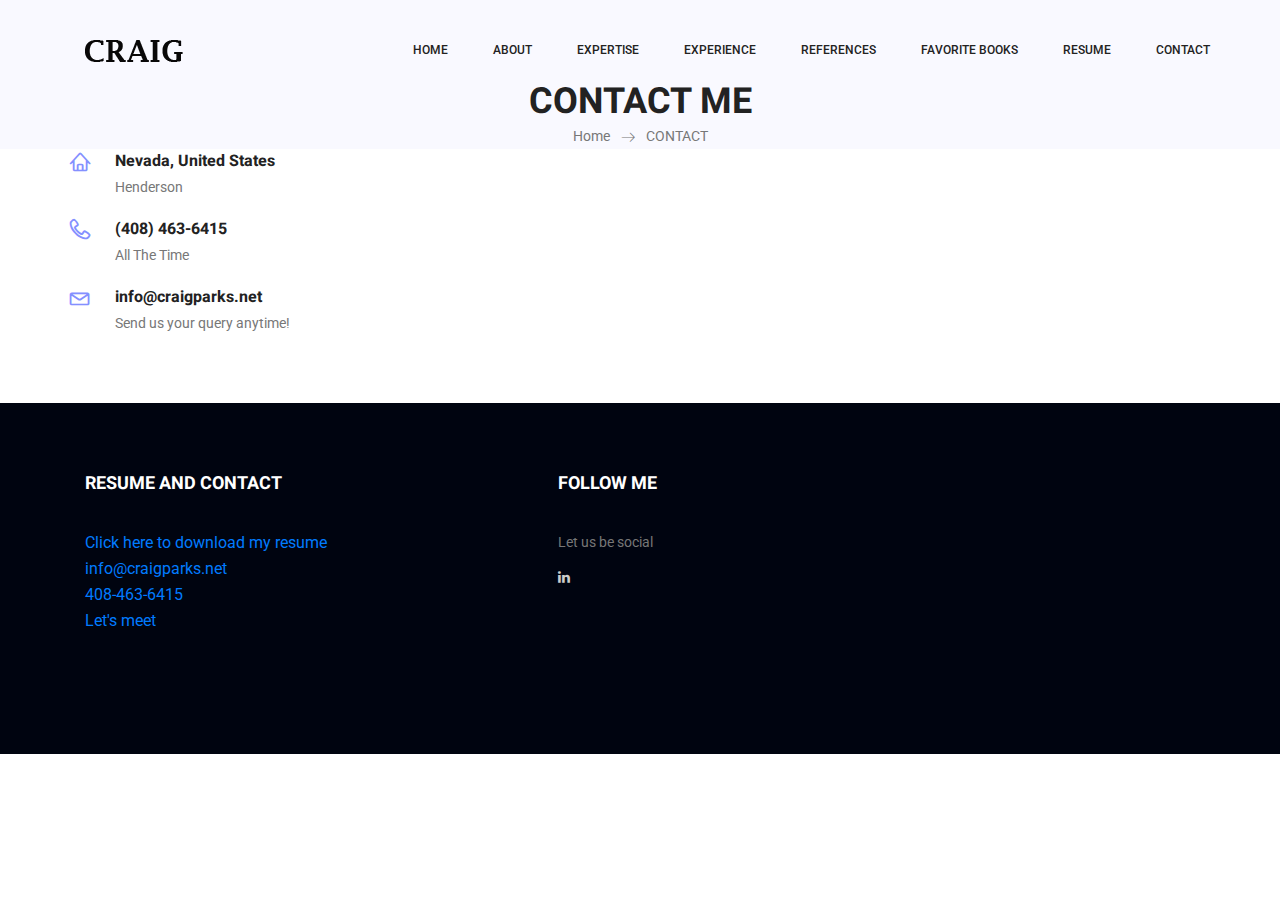
<file: contact.html>
<!doctype html>
<html lang="en">
    <head>
        <!-- Global site tag (gtag.js) - Google Analytics -->
        <script async src="https://www.googletagmanager.com/gtag/js?id=G-CFX7DBVM5P"></script>
        <script>
        window.dataLayer = window.dataLayer || [];
        function gtag(){dataLayer.push(arguments);}
        gtag('js', new Date());

        gtag('config', 'G-CFX7DBVM5P');
        </script>
        <!-- Required meta tags -->
        <meta charset="utf-8">
        <meta name="viewport" content="width=device-width, initial-scale=1, shrink-to-fit=no">
        <link rel="icon" href="img/CPFavicon.png" type="image/png">
        <title>Contact Craig Parks</title>
        <!-- Bootstrap CSS -->
        <link rel="stylesheet" href="css/bootstrap.css">
        <link rel="stylesheet" href="vendors/linericon/style.css">
        <link rel="stylesheet" href="css/font-awesome.min.css">
        <link rel="stylesheet" href="vendors/owl-carousel/owl.carousel.min.css">
        <link rel="stylesheet" href="vendors/lightbox/simpleLightbox.css">
        <link rel="stylesheet" href="vendors/nice-select/css/nice-select.css">
        <link rel="stylesheet" href="vendors/animate-css/animate.css">
        <!-- main css -->
        <link rel="stylesheet" href="css/style.css">
        <link rel="stylesheet" href="css/responsive.css">
    </head>
    <body>
        
        <!--================Header Menu Area =================-->
        <header class="header_area">
            <div class="main_menu" id="mainNav">
            	<nav class="navbar navbar-expand-lg navbar-light">
					<div class="container box_1620">
						<!-- Brand and toggle get grouped for better mobile display -->
						<a class="navbar-brand logo_h" href="index.html"><img src="img/CraigLogo.png" alt=""></a>
						<button class="navbar-toggler" type="button" data-toggle="collapse" data-target="#navbarSupportedContent" aria-controls="navbarSupportedContent" aria-expanded="false" aria-label="Toggle navigation">
							<span class="icon-bar"></span>
							<span class="icon-bar"></span>
							<span class="icon-bar"></span>
						</button>
						<!-- Collect the nav links, forms, and other content for toggling -->
						<div class="collapse navbar-collapse offset" id="navbarSupportedContent">
							<ul class="nav navbar-nav menu_nav ml-auto">
								<li class="nav-item active"><a class="nav-link" href="index.html">Home</a></li> 
								<li class="nav-item"><a class="nav-link" href="index.html#about">About</a></li> 
								<li class="nav-item"><a class="nav-link" href="index.html#Expertise">Expertise</a></li> 
								<li class="nav-item"><a class="nav-link" href="index.html#Experience">Experience</a></li> 
								<!--<li class="nav-item submenu dropdown">
									<a href="#Experience" class="nav-link dropdown-toggle" data-toggle="dropdown" role="button" aria-haspopup="true" aria-expanded="false">Experience</a>
									<ul class="dropdown-menu">
										<li class="nav-item"><a class="nav-link" href="portfolio.html">Portfolio</a></li>
										<li class="nav-item"><a class="nav-link" href="portfolio-details.html">Project Details</a></li>
										<li class="nav-item"><a class="nav-link" href="elements.html">Elements</a></li>
									</ul>
								</li> 
								-->
								<li class="nav-item"><a class="nav-link" href="#REFERENCES">REFERENCES</a></li> 
								<li class="nav-item"><a class="nav-link" href="#BOOKS">FAVORITE BOOKS</a></li> 
								<li class="nav-item"><a class="nav-link" href="resume.html">Resume</a>
								<!--
								<li class="nav-item submenu dropdown">
									<a href="#" class="nav-link dropdown-toggle" data-toggle="dropdown" role="button" aria-haspopup="true" aria-expanded="false">Blog</a>
									<ul class="dropdown-menu">
										<li class="nav-item"><a class="nav-link" href="blog.html">Blog</a></li>
										<li class="nav-item"><a class="nav-link" href="single-blog.html">Blog Details</a></li>
									</ul>
								</li>
								--> 
								<li class="nav-item"><a class="nav-link" href="contact.html">Contact</a></li>
							</ul>
						</div> 
					</div>
            	</nav>
            </div>
        </header>
        <!--================Header Menu Area =================-->
        
        <!--================Home Banner Area =================-->
        <section class="banner_area">
            <div class="banner_inner d-flex align-items-center">
            	<div class="overlay bg-parallax" data-stellar-ratio="0.9" data-stellar-vertical-offset="0" data-background=""></div>
				<div class="container">
					<div class="banner_content text-center">
						<h2>CONTACT ME</h2>
						<div class="page_link">
							<a href="index.html">Home</a>
							<a href="contact.html">CONTACT</a>
						</div>
						
					</div>
				</div>
            </div>
        </section>
        <!--================End Home Banner Area =================-->
        
        <!--================Contact Area =================-->
        <section class="contact_area p_120">
           
                <div class="container">
            <!--  <div id="mapBox" class="mapBox" 
                    data-lat="35.927803"
                    data-lon="-115.091158" 
                    data-zoom="13" 
                    data-info="2721 Bonaparte Ln, Henderson, NV 89044, USA"
                    data-mlat="35.927803"
                    data-mlon="-115.091158">
                </div>
            -->
                <div class="row">
                    <div class="col-lg-3">
                        <div class="contact_info">
                            <div class="info_item">
                                <i class="lnr lnr-home"></i>
                                <h6>Nevada, United States</h6>
                                <p>Henderson</p>
                            </div>
                            <div class="info_item">
                                <i class="lnr lnr-phone-handset"></i>
                                <h6><a href="#">(408) 463-6415</a></h6>
                                <p>All The Time</p>
                            </div>
                            <div class="info_item">
                                <i class="lnr lnr-envelope"></i>
                                <h6><a href="mailto:info@craigpaks.net">info@craigparks.net</a></h6>
                                <p>Send us your query anytime!</p>
                            </div>
                        </div>
                    </div>
                    <!--
                    <div class="col-lg-9">
                        <form class="row contact_form" action="contact_process.php" method="post" id="contactForm" novalidate="novalidate">
                            <div class="col-md-6">
                                <div class="form-group">
                                    <input type="text" class="form-control" id="name" name="name" placeholder="Enter your name">
                                </div>
                                <div class="form-group">
                                    <input type="email" class="form-control" id="email" name="email" placeholder="Enter email address">
                                </div>
                                <div class="form-group">
                                    <input type="text" class="form-control" id="subject" name="subject" placeholder="Enter Subject">
                                </div>
                            </div>
                            <div class="col-md-6">
                                <div class="form-group">
                                    <textarea class="form-control" name="message" id="message" rows="1" placeholder="Enter Message"></textarea>
                                </div>
                            </div>
                            <div class="col-md-12 text-right">
                                <button type="submit" value="submit" class="btn submit_btn">Send Message</button>
                            </div>
                        </form>
                    </div>
                    -->
                </div>
            </div>
        </section>
        <!--================Contact Area =================-->
        
        <!--================Footer Area =================-->
        <footer class="footer_area p_120">
        	<div class="container">
        		<div class="row footer_inner">
<!--
                    <div class="col-lg-5 col-sm-6">
        				<aside class="f_widget ab_widget">
        					<div class="f_title">
        						<h3>About Me</h3>
                            </div>
        					<p>Need Something Interesting Here!</p>

        				</aside>
        			</div>
-->
            <div class="col-lg-5 col-sm-6">
                <aside class="f_widget news_widget">
                    <div class="f_title">
                        <h3>Resume and Contact</h3>
                    </div>
                    <a href="CraigParks-Resume-2021.pdf" target="external">Click here to download my resume</a>
                    <br />
                    <a href="mailto:info@craigparks.net?Subject=Your Resume" target="_top">info@craigparks.net</a>
                    <br />
                    <a href="tel:4084636415" target="_top">408-463-6415</a>
                    <br />
                    <a href="https://calendly.com/craigparks/60min" target="external">Let's meet</a>
                    <br />
<!--        					<p>Stay updated with our latest trends</p>
        			<div id="mc_embed_signup">
                                <form target="_blank" action="https://spondonit.us12.list-manage.com/subscribe/post?u=1462626880ade1ac87bd9c93a&amp;id=92a4423d01" method="get" class="subscribe_form relative">
                                	<div class="input-group d-flex flex-row">
                                        <input name="EMAIL" placeholder="Enter email address" onfocus="this.placeholder = ''" onblur="this.placeholder = 'Email Address '" required="" type="email">
                                        <button class="btn sub-btn"><span class="lnr lnr-arrow-right"></span></button>		
                                    </div>				
                                    <div class="mt-10 info"></div>
                                </form>
                            </div>
-->
        				</aside>
                    </div>
                    
        			<div class="col-lg-2">
        				<aside class="f_widget social_widget">
        					<div class="f_title">
        						<h3>Follow Me</h3>
        					</div>
        					<p>Let us be social</p>
        					<ul class="list">
                                <!--<li><a href="https://www.facebook.com/craig.parks"><i class="fa fa-facebook"></i></a></li>
        						<li><a href="https://twitter.com/crparks"><i class="fa fa-twitter"></i></a></li>
                                -->
                                <li><a href="https://www.linkedin.com/in/craigrparks/"><i class="fa fa-linkedin"></i></a></li>


        					</ul>
        				</aside>
        			</div>
        		</div>
        	</div>
        </footer>
        <!--================End Footer Area =================-->
        
        <!--================Contact Success and Error message Area =================-->
        <div id="success" class="modal modal-message fade" role="dialog">
            <div class="modal-dialog">
                <div class="modal-content">
                    <div class="modal-header">
                        <button type="button" class="close" data-dismiss="modal" aria-label="Close">
                            <i class="fa fa-close"></i>
                        </button>
                        <h2>Thank you</h2>
                        <p>Your message is successfully sent...</p>
                    </div>
                </div>
            </div>
        </div>

        <!-- Modals error -->

        <div id="error" class="modal modal-message fade" role="dialog">
            <div class="modal-dialog">
                <div class="modal-content">
                    <div class="modal-header">
                        <button type="button" class="close" data-dismiss="modal" aria-label="Close">
                            <i class="fa fa-close"></i>
                        </button>
                        <h2>Sorry !</h2>
                        <p> Something went wrong </p>
                    </div>
                </div>
            </div>
        </div>
        <!--================End Contact Success and Error message Area =================-->
        
        
        
        
        <!-- Optional JavaScript -->
        <!-- jQuery first, then Popper.js, then Bootstrap JS -->
        <script src="js/jquery-3.2.1.min.js"></script>
        <script src="js/popper.js"></script>
        <script src="js/bootstrap.min.js"></script>
        <script src="js/stellar.js"></script>
        <script src="vendors/lightbox/simpleLightbox.min.js"></script>
        <script src="vendors/nice-select/js/jquery.nice-select.min.js"></script>
        <script src="vendors/isotope/imagesloaded.pkgd.min.js"></script>
        <script src="vendors/isotope/isotope-min.js"></script>
        <script src="vendors/owl-carousel/owl.carousel.min.js"></script>
        <script src="js/jquery.ajaxchimp.min.js"></script>
        <script src="js/mail-script.js"></script>
        <script src="vendors/counter-up/jquery.waypoints.min.js"></script>
        <script src="vendors/counter-up/jquery.counterup.min.js"></script>
        <!-- contact js -->
        <script src="js/jquery.form.js"></script>
        <script src="js/jquery.validate.min.js"></script>
        <script src="js/contact.js"></script>
        <!--gmaps Js-->
        <!--<script src="https://maps.googleapis.com/maps/api/js?key=AIzaSyCJ63al-W0OAjAgXCqoee7wxXSjk6Tm5MY"></script>
        <script src="https://www.google.com/maps/embed/v1/place?key=AIzaSyCJ63al-W0OAjAgXCqoee7wxXSjk6Tm5MY&q=Eiffel+Tower,Paris+France"></script>
        <script src="js/gmaps.min.js"></script>
        -->
        <script src="js/theme.js"></script>
    </body>
</html>
</file>
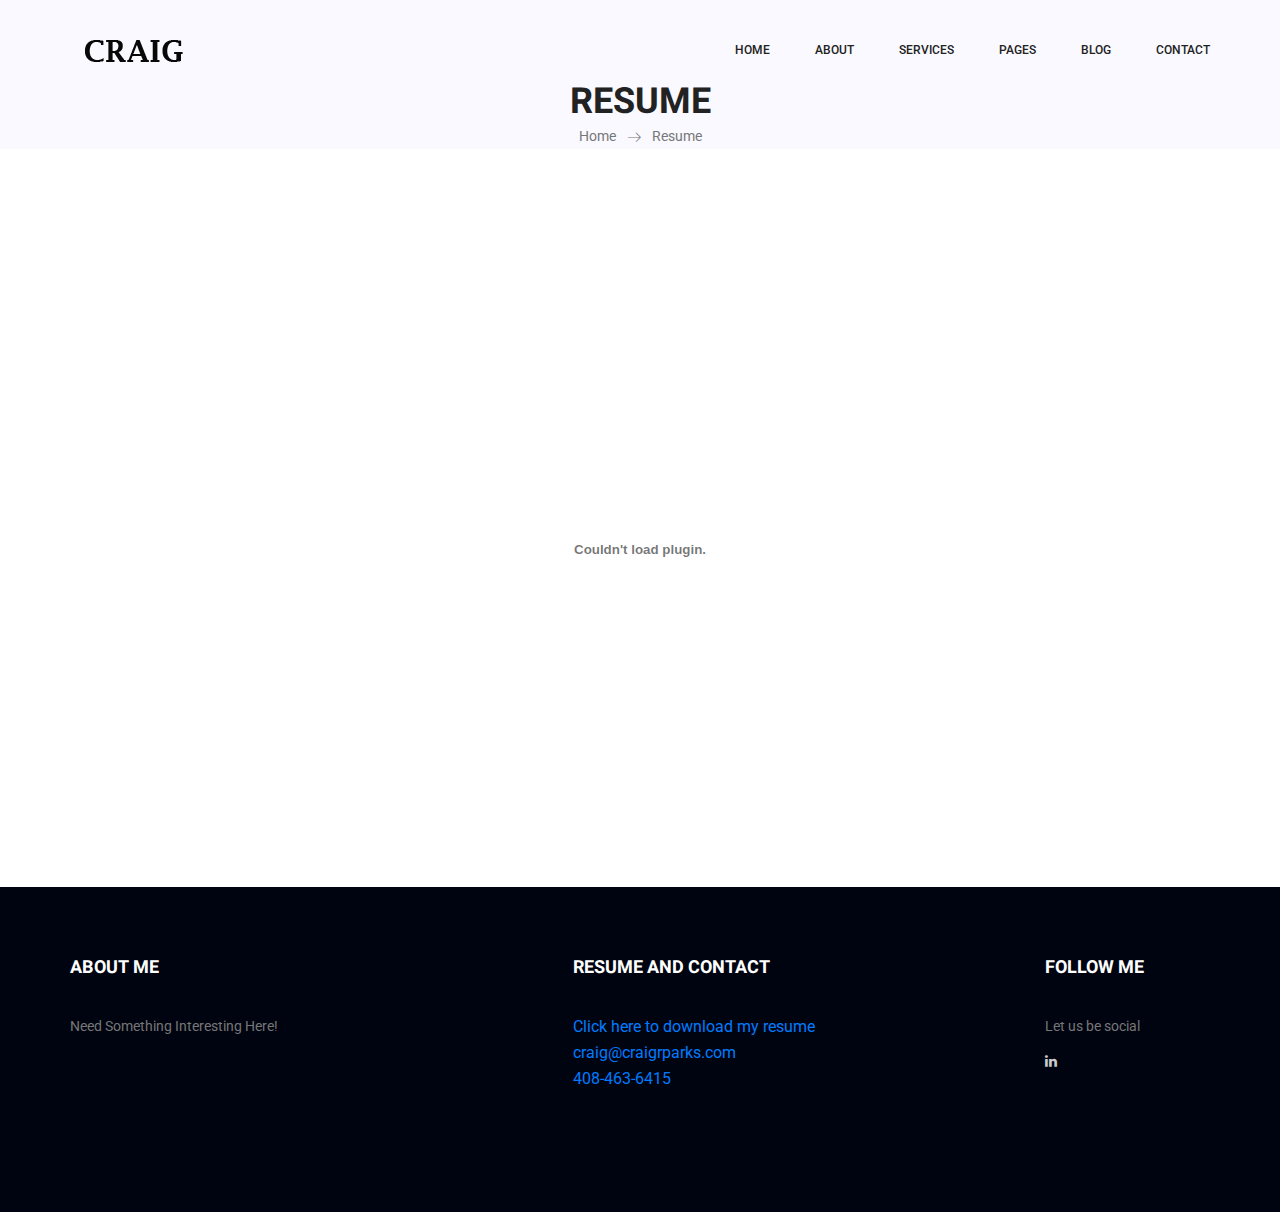
<file: CS_Pres.html>
<!doctype html>
<html lang="en">
    <head>
        <!-- Global site tag (gtag.js) - Google Analytics -->
		<script async src="https://www.googletagmanager.com/gtag/js?id=UA-145066222-1"></script>
		<script>
			window.dataLayer = window.dataLayer || [];
			function gtag(){dataLayer.push(arguments);}
			gtag('js', new Date());
			gtag('config', 'UA-145066222-1');
		</script>
        <!-- Required meta tags -->
        <meta charset="utf-8">
        <meta name="viewport" content="width=device-width, initial-scale=1, shrink-to-fit=no">
        <link rel="icon" href="img/CPFavicon.png" type="image/png">
        <title>Craig Parks</title>
        <!-- Bootstrap CSS -->
        <link rel="stylesheet" href="css/bootstrap.css">
        <link rel="stylesheet" href="vendors/linericon/style.css">
        <link rel="stylesheet" href="css/font-awesome.min.css">
        <link rel="stylesheet" href="vendors/owl-carousel/owl.carousel.min.css">
        <link rel="stylesheet" href="vendors/lightbox/simpleLightbox.css">
        <link rel="stylesheet" href="vendors/nice-select/css/nice-select.css">
        <link rel="stylesheet" href="vendors/animate-css/animate.css">
        <!-- main css -->
        <link rel="stylesheet" href="css/style.css">
        <link rel="stylesheet" href="css/responsive.css">
    </head>
    <body>
        
        <!--================Header Menu Area =================-->
        <header class="header_area">
            <div class="main_menu" id="mainNav">
            	<nav class="navbar navbar-expand-lg navbar-light">
					<div class="container box_1620">
						<!-- Brand and toggle get grouped for better mobile display -->
						<a class="navbar-brand logo_h" href="index.html"><img src="img/CraigLogo.png" alt=""></a>
						<button class="navbar-toggler" type="button" data-toggle="collapse" data-target="#navbarSupportedContent" aria-controls="navbarSupportedContent" aria-expanded="false" aria-label="Toggle navigation">
							<span class="icon-bar"></span>
							<span class="icon-bar"></span>
							<span class="icon-bar"></span>
						</button>
						<!-- Collect the nav links, forms, and other content for toggling -->
						<div class="collapse navbar-collapse offset" id="navbarSupportedContent">
							<ul class="nav navbar-nav menu_nav ml-auto">
								<li class="nav-item active"><a class="nav-link" href="index.html">Home</a></li> 
								<li class="nav-item"><a class="nav-link" href="about-us.html">About</a></li> 
								<li class="nav-item"><a class="nav-link" href="services.html">Services</a>
								<li class="nav-item submenu dropdown">
									<a href="#" class="nav-link dropdown-toggle" data-toggle="dropdown" role="button" aria-haspopup="true" aria-expanded="false">Pages</a>
									<ul class="dropdown-menu">
										<li class="nav-item"><a class="nav-link" href="portfolio.html">Portfolio</a></li>
										<li class="nav-item"><a class="nav-link" href="portfolio-details.html">Project Details</a></li>
										<li class="nav-item"><a class="nav-link" href="elements.html">Elements</a></li>
									</ul>
								</li> 
								<li class="nav-item submenu dropdown">
									<a href="#" class="nav-link dropdown-toggle" data-toggle="dropdown" role="button" aria-haspopup="true" aria-expanded="false">Blog</a>
									<ul class="dropdown-menu">
										<li class="nav-item"><a class="nav-link" href="blog.html">Blog</a></li>
										<li class="nav-item"><a class="nav-link" href="single-blog.html">Blog Details</a></li>
									</ul>
								</li> 
								<li class="nav-item"><a class="nav-link" href="contact.html">Contact</a></li>
							</ul>
						</div> 
					</div>
            	</nav>
            </div>
        </header>
        <!--================Header Menu Area =================-->
        
        <!--================Home Banner Area =================-->
        <section class="banner_area">
            <div class="banner_inner d-flex align-items-center">
            	<div class="overlay bg-parallax" data-stellar-ratio="0.9" data-stellar-vertical-offset="0" data-background=""></div>
				<div class="container">
					<div class="banner_content text-center">
						<h2>RESUME</h2>
						<div class="page_link">
							<a href="index.html">Home</a>
							<a href="resume.html">Resume</a>
						</div>
						
					</div>
				</div>
            </div>
        </section>
        <!--================End Home Banner Area =================-->
        
        <!--================Resume Area =================-->
        <embed src="CraigParksResume-2019.pdf" type="application/pdf"   height="800px" width="100%" class="responsive">


        <!--    <footer>
                            <a href="CraigParksResume-2019.pdf" style="color: #cc0000">Click here to download my resume</a></p></small>
              <small><strong><a href="mailto:craig@craigrparks.com?Subject=Your Resume" style="color: #F8F9F9" target="_top">craig@craigrparks.com</a></strong>&nbsp; &bull; &nbsp; <i>408-463-6415</i></small>
            </footer> -->
        <!--================Contact Area =================-->
<!--        <section class="contact_area p_120">    
                <div class="container">
                -->
            <!--  <div id="mapBox" class="mapBox" 
                    data-lat="35.927803"
                    data-lon="-115.091158" 
                    data-zoom="13" 
                    data-info="2721 Bonaparte Ln, Henderson, NV 89044, USA"
                    data-mlat="35.927803"
                    data-mlon="-115.091158">
                </div>
            -->
            <!--
                <div class="row">
                    <div class="col-lg-3">
                        <div class="contact_info">
                            <div class="info_item">
                                <i class="lnr lnr-home"></i>
                                <h6>Nevada, United States</h6>
                                <p>Henderson</p>
                            </div>
                            <div class="info_item">
                                <i class="lnr lnr-phone-handset"></i>
                                <h6><a href="#">(408) 463-6415</a></h6>
                                <p>All The Time</p>
                            </div>
                            <div class="info_item">
                                <i class="lnr lnr-envelope"></i>
                                <h6><a href="mailto:info@craigrpaks.com">info@craigrparks.com</a></h6>
                                <p>Send us your query anytime!</p>
                            </div>
                        </div>
                    </div>
                    -->
                    <!--
                    <div class="col-lg-9">
                        <form class="row contact_form" action="contact_process.php" method="post" id="contactForm" novalidate="novalidate">
                            <div class="col-md-6">
                                <div class="form-group">
                                    <input type="text" class="form-control" id="name" name="name" placeholder="Enter your name">
                                </div>
                                <div class="form-group">
                                    <input type="email" class="form-control" id="email" name="email" placeholder="Enter email address">
                                </div>
                                <div class="form-group">
                                    <input type="text" class="form-control" id="subject" name="subject" placeholder="Enter Subject">
                                </div>
                            </div>
                            <div class="col-md-6">
                                <div class="form-group">
                                    <textarea class="form-control" name="message" id="message" rows="1" placeholder="Enter Message"></textarea>
                                </div>
                            </div>
                            <div class="col-md-12 text-right">
                                <button type="submit" value="submit" class="btn submit_btn">Send Message</button>
                            </div>
                        </form>
                    </div>
                    -->
    <!--
                </div>
            </div>
        </section>
    -->

        
        <!--================Footer Area =================-->
        <footer class="footer_area p_120">
        	<div class="container">
        		<div class="row footer_inner">
        			<div class="col-lg-5 col-sm-6">
        				<aside class="f_widget ab_widget">
        					<div class="f_title">
        						<h3>About Me</h3>
                            </div>
        					<p>Need Something Interesting Here!</p>

        				</aside>
        			</div>
        		<div class="col-lg-5 col-sm-6">
        				<aside class="f_widget news_widget">
        					<div class="f_title">
        						<h3>Resume and Contact</h3>
                            </div>
                            <a href="CraigParksResume-2019.pdf" >Click here to download my resume</a>
                            <br />
                            <a href="mailto:craig@craigrparks.com?Subject=Your Resume" target="_top">craig@craigrparks.com</a>
                            <br />
                            <a href="tel:4084636415" target="_top">408-463-6415</a>
<!--        					<p>Stay updated with our latest trends</p>
        			<div id="mc_embed_signup">
                                <form target="_blank" action="https://spondonit.us12.list-manage.com/subscribe/post?u=1462626880ade1ac87bd9c93a&amp;id=92a4423d01" method="get" class="subscribe_form relative">
                                	<div class="input-group d-flex flex-row">
                                        <input name="EMAIL" placeholder="Enter email address" onfocus="this.placeholder = ''" onblur="this.placeholder = 'Email Address '" required="" type="email">
                                        <button class="btn sub-btn"><span class="lnr lnr-arrow-right"></span></button>		
                                    </div>				
                                    <div class="mt-10 info"></div>
                                </form>
                            </div>
-->
        				</aside>
                    </div>
                    
        			<div class="col-lg-2">
        				<aside class="f_widget social_widget">
        					<div class="f_title">
        						<h3>Follow Me</h3>
        					</div>
        					<p>Let us be social</p>
        					<ul class="list">
                                <!--<li><a href="https://www.facebook.com/craig.parks"><i class="fa fa-facebook"></i></a></li>
        						<li><a href="https://twitter.com/crparks"><i class="fa fa-twitter"></i></a></li>
                                -->
                                <li><a href="https://www.linkedin.com/in/craigrparks/"><i class="fa fa-linkedin"></i></a></li>


        					</ul>
        				</aside>
        			</div>
        		</div>
        	</div>
        </footer>
        <!--================End Footer Area =================-->
        
        <!--================Contact Success and Error message Area =================-->
        <div id="success" class="modal modal-message fade" role="dialog">
            <div class="modal-dialog">
                <div class="modal-content">
                    <div class="modal-header">
                        <button type="button" class="close" data-dismiss="modal" aria-label="Close">
                            <i class="fa fa-close"></i>
                        </button>
                        <h2>Thank you</h2>
                        <p>Your message is successfully sent...</p>
                    </div>
                </div>
            </div>
        </div>

        <!-- Modals error -->

        <div id="error" class="modal modal-message fade" role="dialog">
            <div class="modal-dialog">
                <div class="modal-content">
                    <div class="modal-header">
                        <button type="button" class="close" data-dismiss="modal" aria-label="Close">
                            <i class="fa fa-close"></i>
                        </button>
                        <h2>Sorry !</h2>
                        <p> Something went wrong </p>
                    </div>
                </div>
            </div>
        </div>
        <!--================End Contact Success and Error message Area =================-->
        
        
        
        
        <!-- Optional JavaScript -->
        <!-- jQuery first, then Popper.js, then Bootstrap JS -->
        <script src="js/jquery-3.2.1.min.js"></script>
        <script src="js/popper.js"></script>
        <script src="js/bootstrap.min.js"></script>
        <script src="js/stellar.js"></script>
        <script src="vendors/lightbox/simpleLightbox.min.js"></script>
        <script src="vendors/nice-select/js/jquery.nice-select.min.js"></script>
        <script src="vendors/isotope/imagesloaded.pkgd.min.js"></script>
        <script src="vendors/isotope/isotope-min.js"></script>
        <script src="vendors/owl-carousel/owl.carousel.min.js"></script>
        <script src="js/jquery.ajaxchimp.min.js"></script>
        <script src="js/mail-script.js"></script>
        <script src="vendors/counter-up/jquery.waypoints.min.js"></script>
        <script src="vendors/counter-up/jquery.counterup.min.js"></script>
        <!-- contact js -->
        <script src="js/jquery.form.js"></script>
        <script src="js/jquery.validate.min.js"></script>
        <script src="js/contact.js"></script>
        <!--gmaps Js-->
        <!--<script src="https://maps.googleapis.com/maps/api/js?key=AIzaSyCJ63al-W0OAjAgXCqoee7wxXSjk6Tm5MY"></script>
        <script src="https://www.google.com/maps/embed/v1/place?key=AIzaSyCJ63al-W0OAjAgXCqoee7wxXSjk6Tm5MY&q=Eiffel+Tower,Paris+France"></script>
        <script src="js/gmaps.min.js"></script>
        -->
        <script src="js/theme.js"></script>
    </body>
</html>
</file>
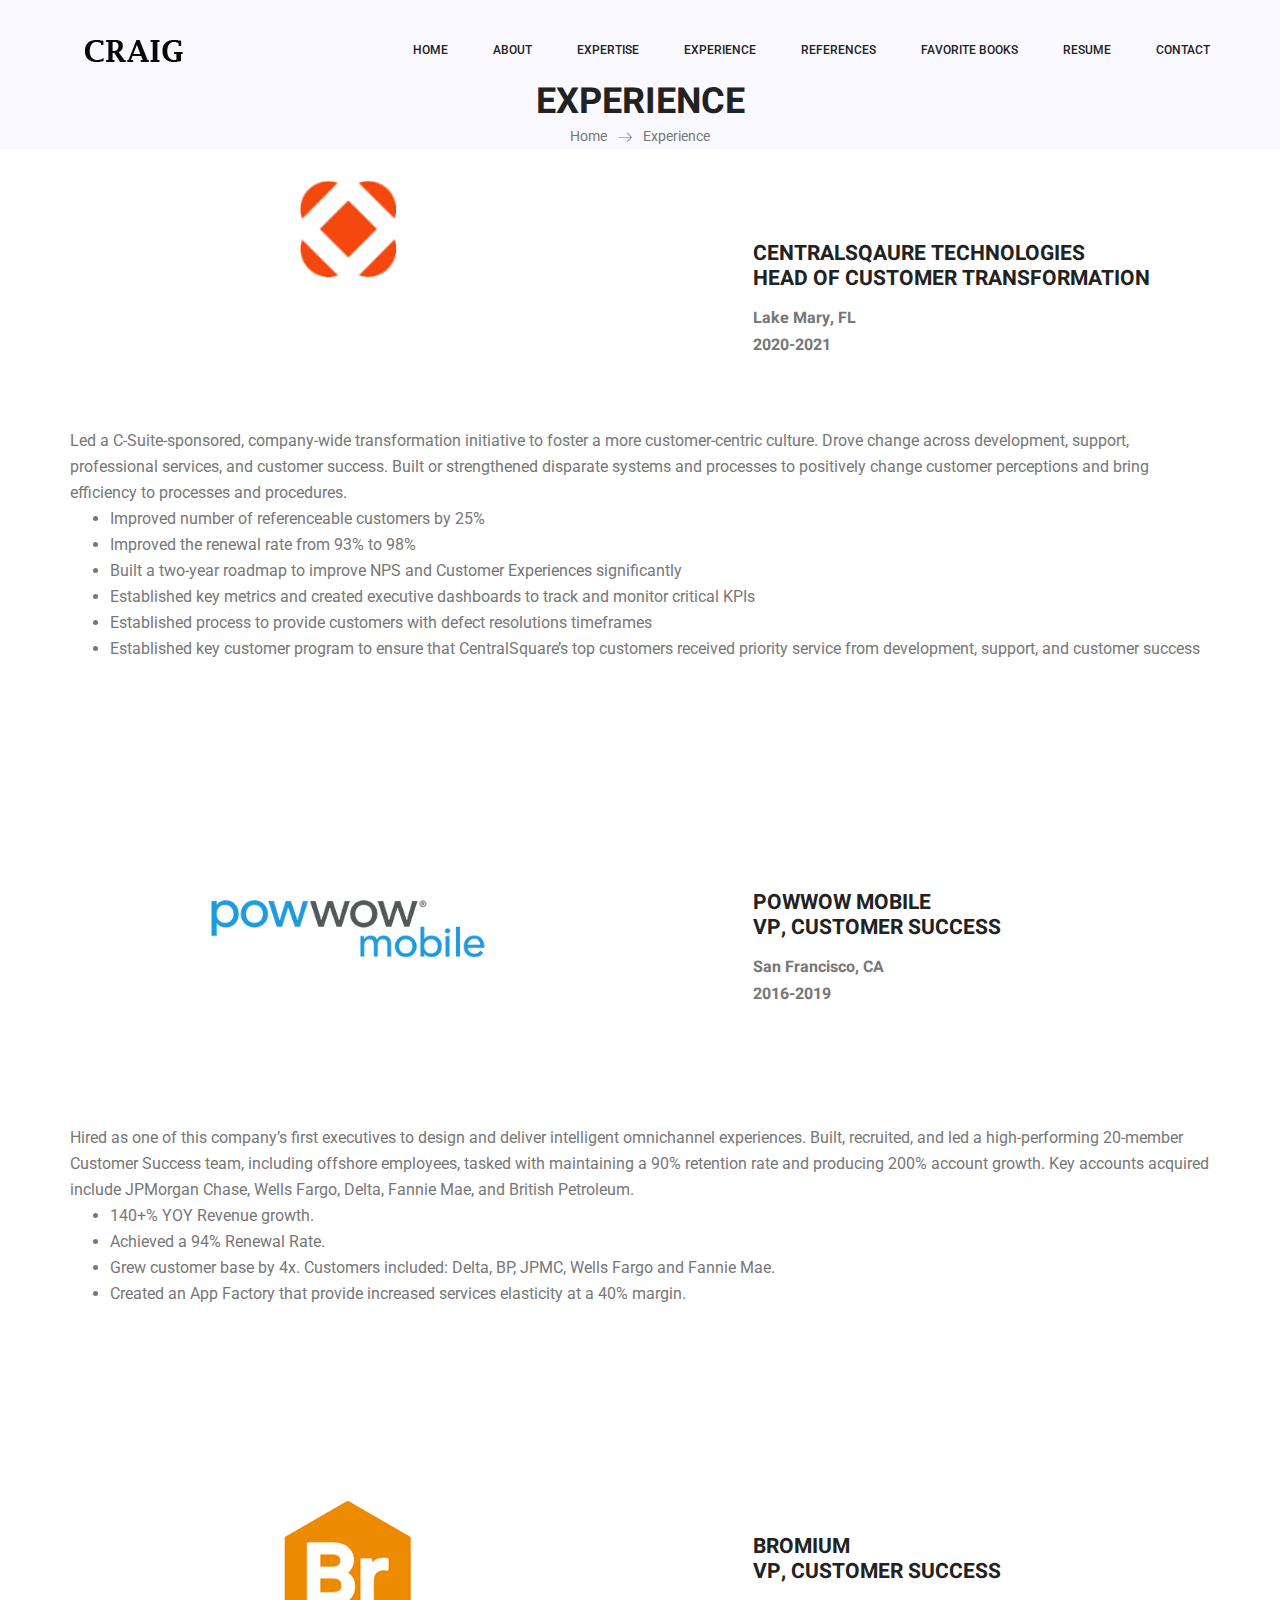
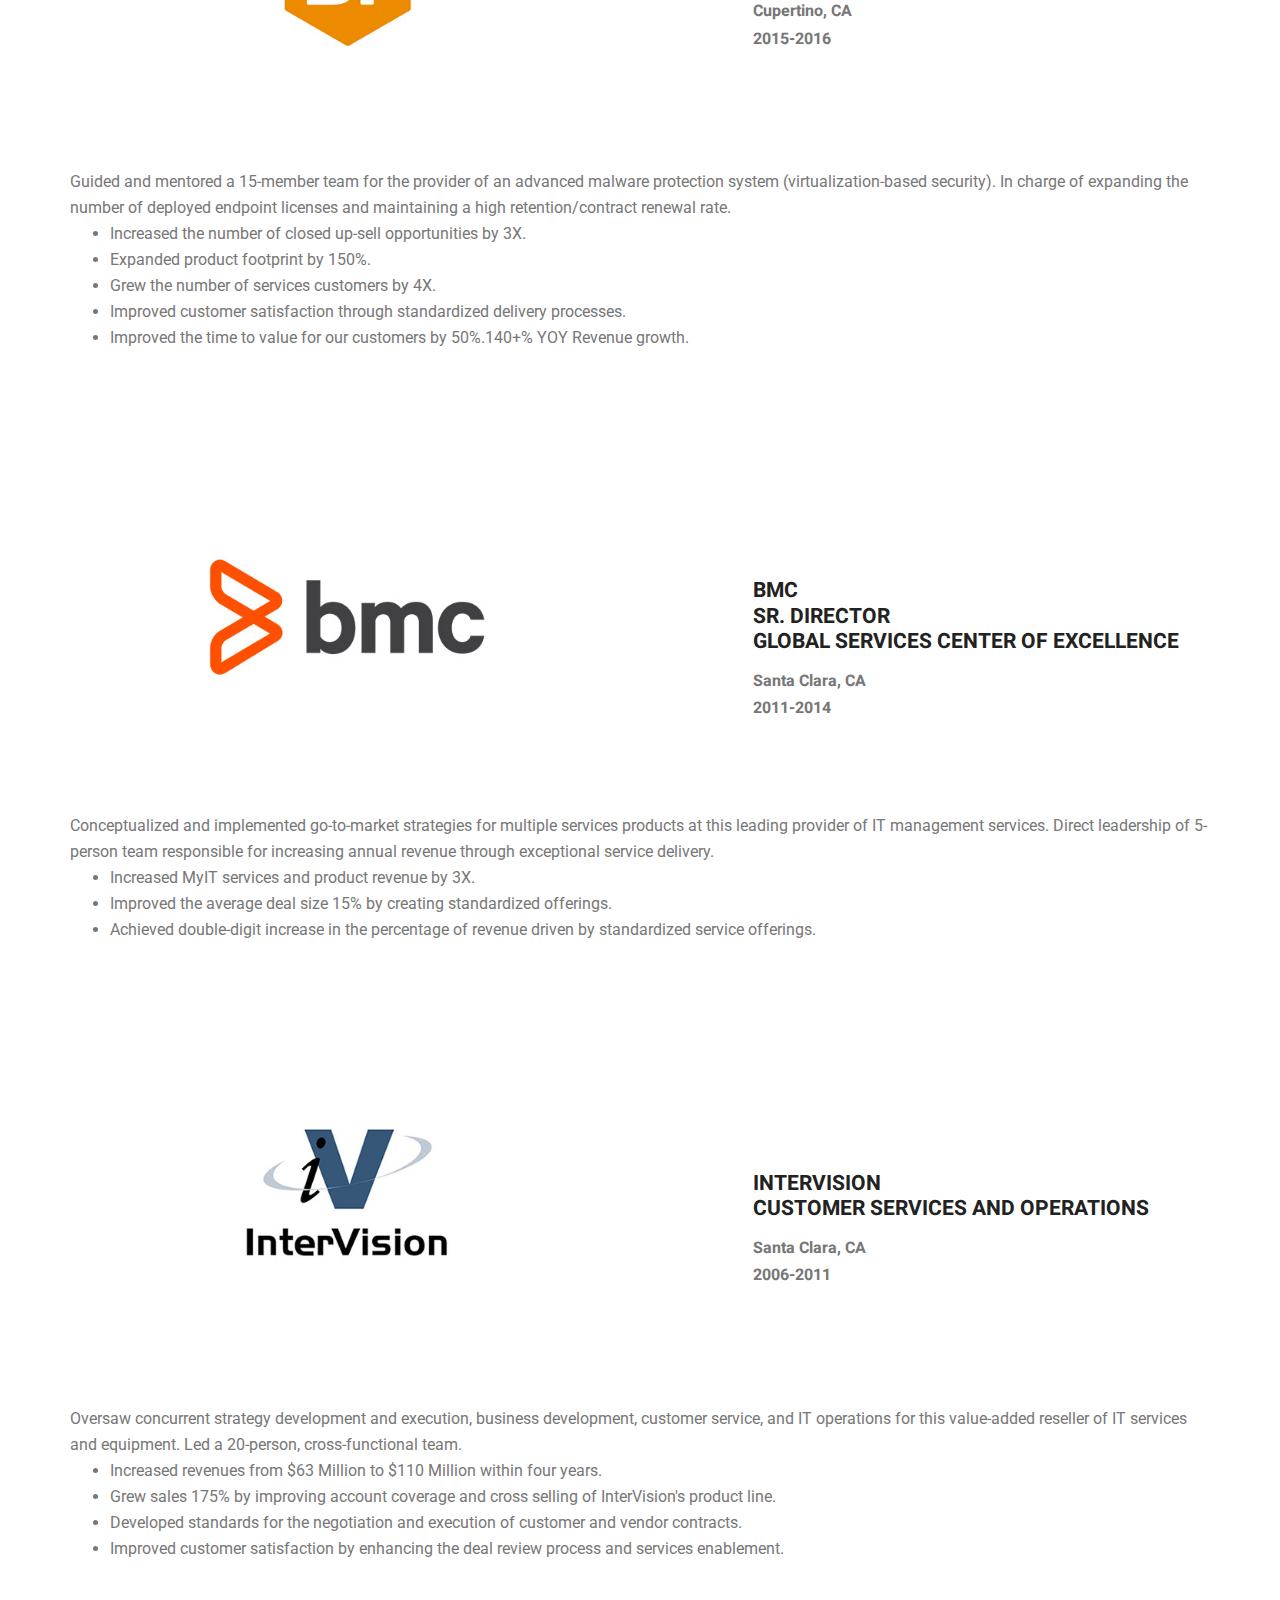
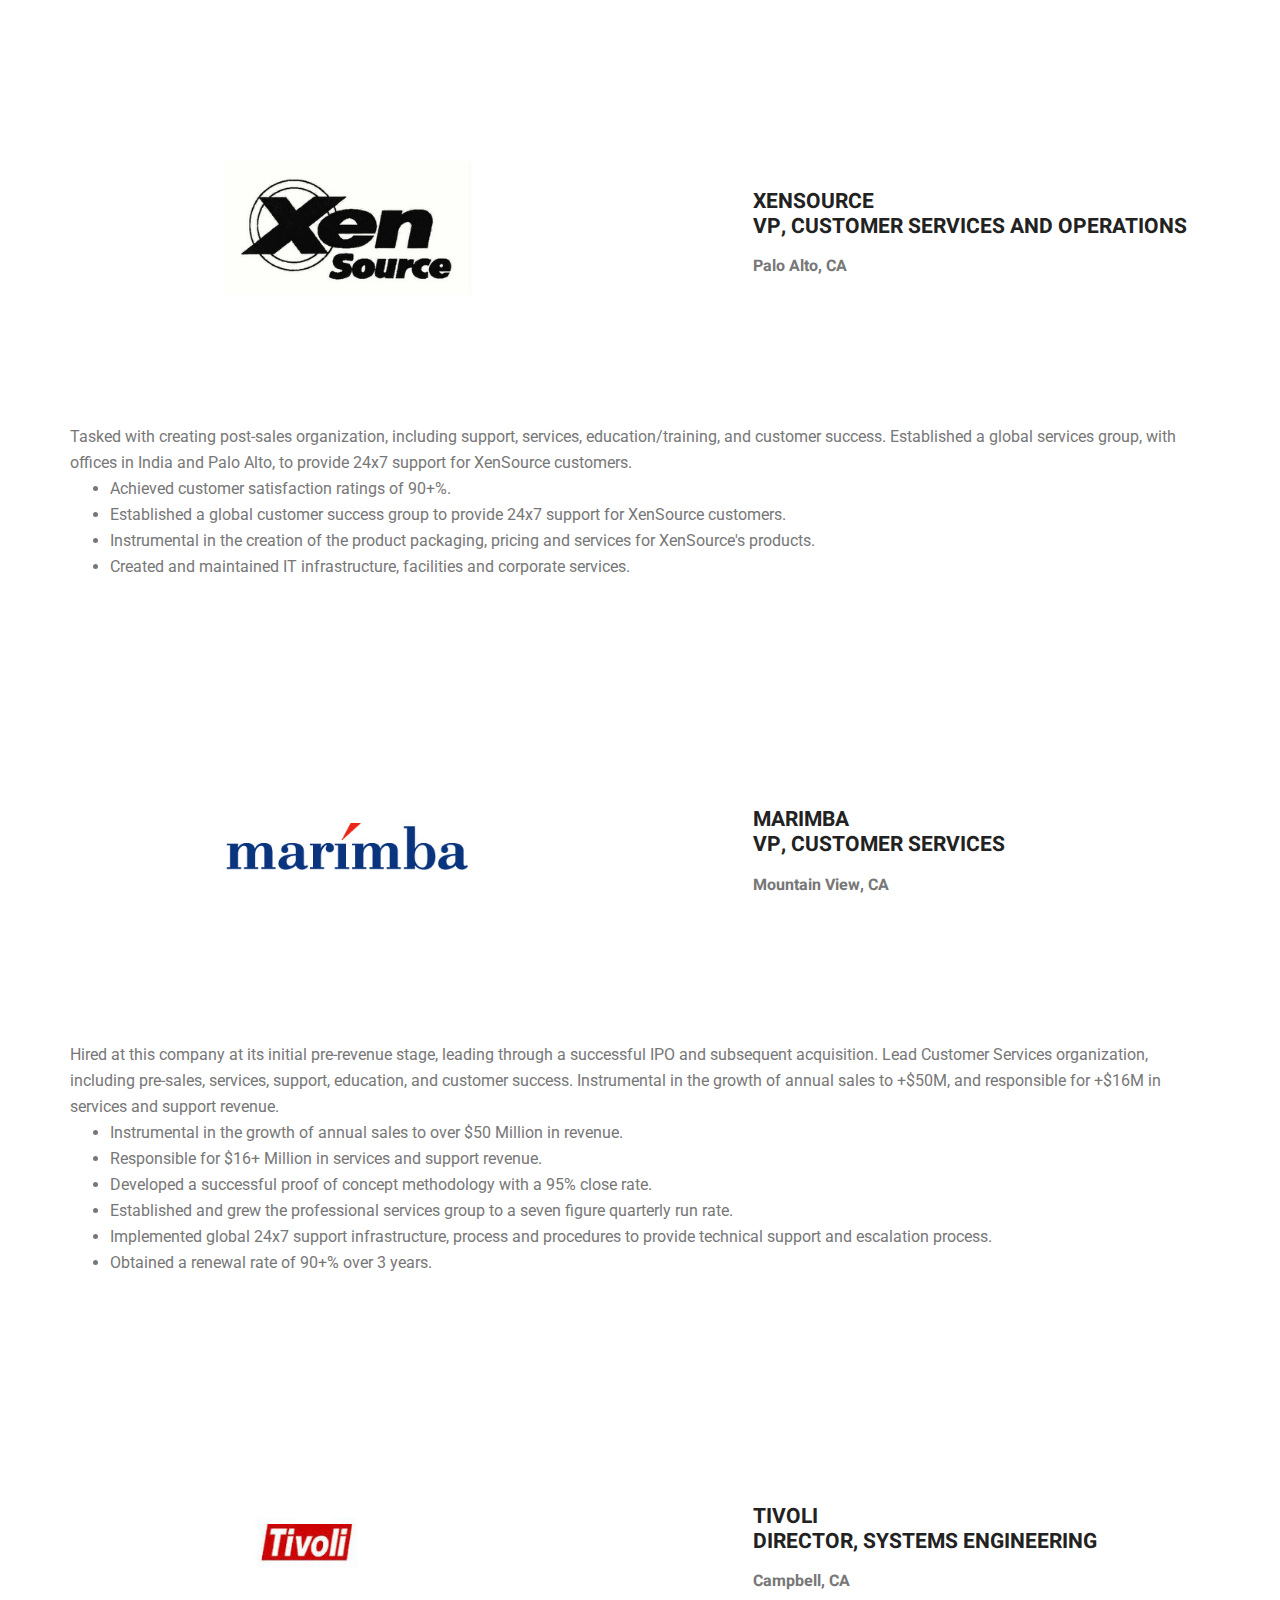
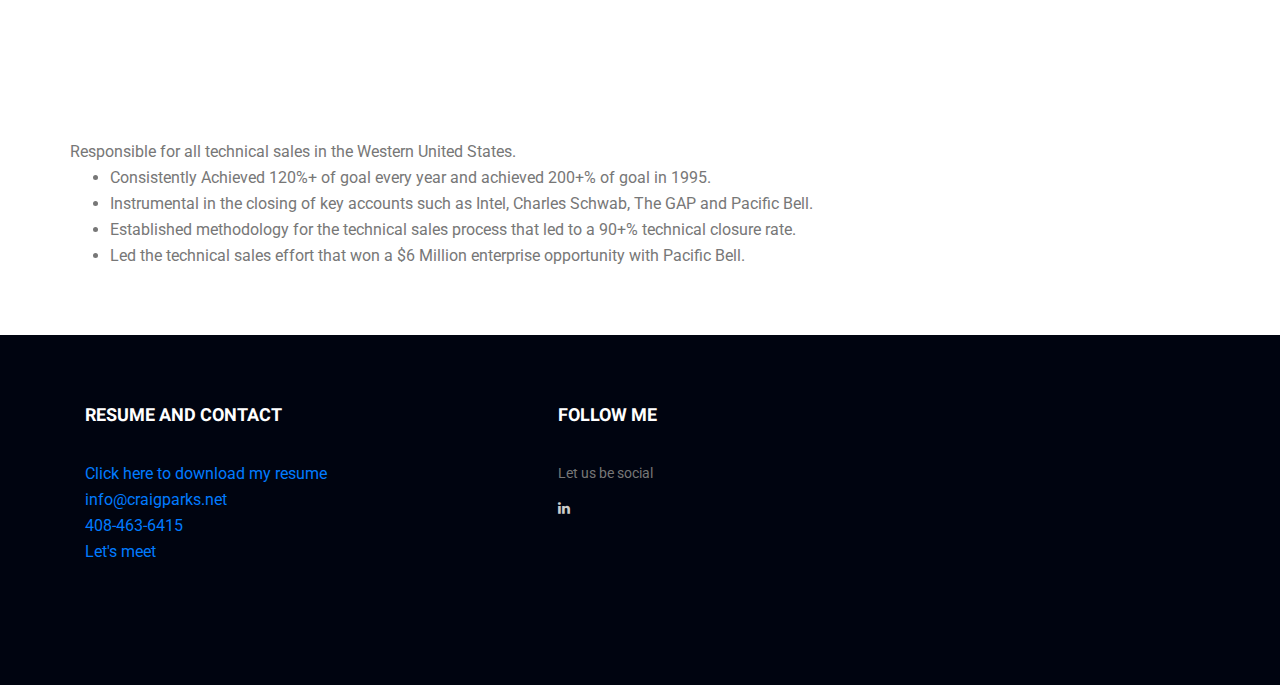
<file: Experience.html>
<!doctype html>
<html lang="en">
    <head>
		<!-- Global site tag (gtag.js) - Google Analytics -->
		<script async src="https://www.googletagmanager.com/gtag/js?id=G-CFX7DBVM5P"></script>
		<script>
		window.dataLayer = window.dataLayer || [];
		function gtag(){dataLayer.push(arguments);}
		gtag('js', new Date());

		gtag('config', 'G-CFX7DBVM5P');
		</script>
        <!-- Required meta tags -->
        <meta charset="utf-8">
        <meta name="viewport" content="width=device-width, initial-scale=1, shrink-to-fit=no">
        <link rel="icon" href="img/CPFavicon.png" type="image/png">
        <title>Craig Parks' Experience</title>
        <!-- Bootstrap CSS -->
        <link rel="stylesheet" href="css/bootstrap.css">
        <link rel="stylesheet" href="vendors/linericon/style.css">
        <link rel="stylesheet" href="css/font-awesome.min.css">
        <link rel="stylesheet" href="vendors/owl-carousel/owl.carousel.min.css">
        <link rel="stylesheet" href="vendors/lightbox/simpleLightbox.css">
        <link rel="stylesheet" href="vendors/nice-select/css/nice-select.css">
        <link rel="stylesheet" href="vendors/animate-css/animate.css">
        <link rel="stylesheet" href="vendors/flaticon/flaticon.css">
        <!-- main css -->
        <link rel="stylesheet" href="css/style.css">
        <link rel="stylesheet" href="css/responsive.css">
    </head>
    <body>
        
		<!--================Header Menu Area =================-->

<!--        <header class="header_area">
            <div class="main_menu" id="mainNav">
            	<nav class="navbar navbar-expand-lg navbar-light">
					<div class="container box_1620">
						<!-- Brand and toggle get grouped for better mobile display -->
<!--						<a class="navbar-brand logo_h" href="index.html"><img src="img/CraigLogo.png" alt=""></a>
						<button class="navbar-toggler" type="button" data-toggle="collapse" data-target="#navbarSupportedContent" aria-controls="navbarSupportedContent" aria-expanded="false" aria-label="Toggle navigation">
							<span class="icon-bar"></span>
							<span class="icon-bar"></span>
							<span class="icon-bar"></span>
						</button>
						<!-- Collect the nav links, forms, and other content for toggling -->
<!--						<div class="collapse navbar-collapse offset" id="navbarSupportedContent">
							<ul class="nav navbar-nav menu_nav ml-auto">
								<li class="nav-item active"><a class="nav-link" href="index.html">Home</a></li> 
								<li class="nav-item"><a class="nav-link" href="about-us.html">About</a></li> 
								<li class="nav-item"><a class="nav-link" href="services.html">Services</a>
								<li class="nav-item submenu dropdown">
									<a href="#" class="nav-link dropdown-toggle" data-toggle="dropdown" role="button" aria-haspopup="true" aria-expanded="false">Pages</a>
									<ul class="dropdown-menu">
										<li class="nav-item"><a class="nav-link" href="portfolio.html">Portfolio</a></li>
										<li class="nav-item"><a class="nav-link" href="portfolio-details.html">Project Details</a></li>
										<li class="nav-item"><a class="nav-link" href="elements.html">Elements</a></li>
									</ul>
								</li> 
								<li class="nav-item submenu dropdown">
									<a href="#" class="nav-link dropdown-toggle" data-toggle="dropdown" role="button" aria-haspopup="true" aria-expanded="false">Blog</a>
									<ul class="dropdown-menu">
										<li class="nav-item"><a class="nav-link" href="blog.html">Blog</a></li>
										<li class="nav-item"><a class="nav-link" href="single-blog.html">Blog Details</a></li>
									</ul>
								</li> 
								<li class="nav-item"><a class="nav-link" href="contact.html">Contact</a></li>
							</ul>
						</div> 
					</div>
            	</nav>
            </div>
		</header> -->
		<header class="header_area">
				<div class="main_menu" id="mainNav">
					<nav class="navbar navbar-expand-lg navbar-light">
						<div class="container box_1620">
							<!-- Brand and toggle get grouped for better mobile display -->
							<a class="navbar-brand logo_h" href="index.html"><img src="img/CraigLogo.png" alt=""></a>
							<button class="navbar-toggler" type="button" data-toggle="collapse" data-target="#navbarSupportedContent" aria-controls="navbarSupportedContent" aria-expanded="false" aria-label="Toggle navigation">
								<span class="icon-bar"></span>
								<span class="icon-bar"></span>
								<span class="icon-bar"></span>
							</button>
							<!-- Collect the nav links, forms, and other content for toggling -->
							<div class="collapse navbar-collapse offset" id="navbarSupportedContent">
								<ul class="nav navbar-nav menu_nav ml-auto">
									<li class="nav-item active"><a class="nav-link" href="index.html">Home</a></li> 
									<li class="nav-item"><a class="nav-link" href="index.html#about">About</a></li> 
									<li class="nav-item"><a class="nav-link" href="index.html#Expertise">Expertise</a></li> 
									<li class="nav-item"><a class="nav-link" href="index.html#Experience">Experience</a></li> 
									<!--<li class="nav-item submenu dropdown">
										<a href="#Experience" class="nav-link dropdown-toggle" data-toggle="dropdown" role="button" aria-haspopup="true" aria-expanded="false">Experience</a>
										<ul class="dropdown-menu">
											<li class="nav-item"><a class="nav-link" href="portfolio.html">Portfolio</a></li>
											<li class="nav-item"><a class="nav-link" href="portfolio-details.html">Project Details</a></li>
											<li class="nav-item"><a class="nav-link" href="elements.html">Elements</a></li>
										</ul>
									</li> 
									-->
									<li class="nav-item"><a class="nav-link" href="index.html#REFERENCES">REFERENCES</a></li> 
									<li class="nav-item"><a class="nav-link" href="index.html#BOOKS">FAVORITE BOOKS</a></li> 
									<li class="nav-item"><a class="nav-link" href="resume.html">Resume</a>
									<!--
									<li class="nav-item submenu dropdown">
										<a href="#" class="nav-link dropdown-toggle" data-toggle="dropdown" role="button" aria-haspopup="true" aria-expanded="false">Blog</a>
										<ul class="dropdown-menu">
											<li class="nav-item"><a class="nav-link" href="blog.html">Blog</a></li>
											<li class="nav-item"><a class="nav-link" href="single-blog.html">Blog Details</a></li>
										</ul>
									</li>
									--> 
									<li class="nav-item"><a class="nav-link" href="contact.html">Contact</a></li>
								</ul>
							</div> 
						</div>
					</nav>
				</div>
			</header>
        <!--================Header Menu Area =================-->
        
        <!--================Home Banner Area =================-->
        <section class="banner_area">
            <div class="banner_inner d-flex align-items-center">
            	<div class="overlay bg-parallax" data-stellar-ratio="0.9" data-stellar-vertical-offset="0" data-background=""></div>
				<div class="container">
					<div class="banner_content text-center">
						<h2>Experience</h2>
						<div class="page_link">
							<a href="index.html">Home</a>
							<a href="services.html">Experience</a>
						</div>
						
					</div>
				</div>
            </div>
        </section>
        <!--================End Home Banner Area =================-->
        
		<!--================Portfolio Details Area =================-->
		<a name="CST"></a>
        <section class="portfolio_details_area p_120">
        	<div class="container">
        		<div class="portfolio_details_inner">
					<div class="row">
						<div class="col-md-6">
							<div class="left_img">
								<img class="img-fluid" src="img/projects/CST.png" alt="">
							</div>
						</div>
						<div class="col-md-6">
							<div class="portfolio_right_text">
								<h4>CentralSqaure Technologies<br>Head of Customer Transformation</h4>
								<h5>Lake Mary, FL</h5>
								<h5>2020-2021</h5>
							</div>
						</div>
					</div>
					Led a C-Suite-sponsored, company-wide transformation initiative to foster a more customer-centric culture. Drove change across development, support, professional services, and customer success. Built or strengthened disparate systems and processes to positively change customer perceptions and bring efficiency to processes and procedures. 
					<br>
					<ul>
       				<li>Improved number of referenceable customers by 25%</li>
					<li>Improved the renewal rate from 93% to 98%</li>
					<li>Built a two-year roadmap to improve NPS and Customer Experiences significantly</li>
					<li>Established key metrics and created executive dashboards to track and monitor critical KPIs</li>
					<li>Established process to provide customers with defect resolutions timeframes</li>
					<li>Established key customer program to ensure that CentralSquare’s top customers received priority service from development, support, and customer success</li>
        		</div>
        	</div>
		</section>
		<a name="PowWow"></a>
        <section class="portfolio_details_area p_120">
        	<div class="container">
        		<div class="portfolio_details_inner">
					<div class="row">
						<div class="col-md-6">
							<div class="left_img">
								<img class="img-fluid" src="img/projects/powwowmobile-logo.jpg" alt="">
							</div>
						</div>
						<div class="col-md-6">
							<div class="portfolio_right_text">
								<h4>PowWow Mobile<br>VP, Customer Success</h4>
								<h5>San Francisco, CA</h5>
								<h5>2016-2019</h5>
							</div>
						</div>
					</div>
					Hired as one of this company’s first executives to design and deliver intelligent omnichannel experiences. Built, recruited, and led a high-performing 20-member Customer Success team, including offshore employees, tasked with maintaining a 90% retention rate and producing 200% account growth. Key accounts acquired include JPMorgan Chase, Wells Fargo, Delta, Fannie Mae, and British Petroleum.
					<br>
					<ul>
       				<li>140+% YOY Revenue growth.</li>
					<li>Achieved a 94% Renewal Rate.</li>
					<li>Grew customer base by 4x. Customers included: Delta, BP, JPMC, Wells Fargo and Fannie Mae.</li>
					<li>Created an App Factory that provide increased services elasticity at a 40% margin.</li>
        		</div>
        	</div>
		</section>
		<a name="Bromium"></a>
        <section class="portfolio_details_area p_120">
        	<div class="container">
        		<div class="portfolio_details_inner">
					<div class="row">
						<div class="col-md-6">
							<div class="left_img">
								<img class="img-fluid" src="img/projects/Bromium.jpg" alt="">
							</div>
						</div>
						<div class="col-md-6">
							<div class="portfolio_right_text">
								<h4>Bromium<br>VP, Customer Success</h4>
								<h5>Cupertino, CA</h5>								
								<h5>2015-2016</h5>
							</div>
						</div>
					</div>
					Guided and mentored a 15-member team for the provider of an advanced malware protection system (virtualization-based security). In charge of expanding the number of deployed endpoint licenses and maintaining a high retention/contract renewal rate.
					<br>
					<ul>
       				<li>Increased the number of closed up-sell opportunities by 3X.</li>
					<li>Expanded product footprint by 150%.</li>
					<li>Grew the number of services customers by 4X.</li>
					<li>Improved customer satisfaction through standardized delivery processes.</li>
					<li>Improved the time to value for our customers by 50%.140+% YOY Revenue growth.</li>
					</ul>
        		</div>
        	</div>
		</section>
		<a name="BMC"></a>
		<section class="portfolio_details_area p_120">
        	<div class="container">
        		<div class="portfolio_details_inner">
					<div class="row">
						<div class="col-md-6">
							<div class="left_img">
								<img class="img-fluid" src="img/projects/BMC_Software_logo.jpg" alt="">
							</div>
						</div>
						<div class="col-md-6">
							<div class="portfolio_right_text">
								<h4>BMC<br>Sr. Director<br>Global Services Center of Excellence</h4>
								<h5>Santa Clara, CA</h5>
								<h5>2011-2014</h5>
							</div>
						</div>
					</div>
					Conceptualized and implemented go-to-market strategies for multiple services products at this leading provider of IT management services. Direct leadership of 5-person team responsible for increasing annual revenue through exceptional service delivery. 
					<br>
					<ul>
       				<li>Increased MyIT services and product revenue by 3X.</li>
					<li>Improved the average deal size 15% by creating standardized offerings.</li>
					<li>Achieved double-digit increase in the percentage of revenue driven by standardized service offerings.</li>
					</ul>
        		</div>
        	</div>
		</section>
		<a name="InterVision"></a>
		<section class="portfolio_details_area p_120">
        	<div class="container">
        		<div class="portfolio_details_inner">
					<div class="row">
						<div class="col-md-6">
							<div class="left_img">
								<img class="img-fluid" src="img/projects/InterVision.jpg" alt="">
							</div>
						</div>
						<div class="col-md-6">
							<div class="portfolio_right_text">
								<h4>InterVision<br>Customer Services and Operations</h4>
								<h5>Santa Clara, CA</h5>
								<h5>2006-2011</h5>
							</div>
						</div>
					</div>
					Oversaw concurrent strategy development and execution, business development, customer service, and IT operations for this value-added reseller of IT services and equipment. Led a 20-person, cross-functional team.
					<br>
					<ul>
       				<li>Increased revenues from $63 Million to $110 Million within four years.</li>
					<li>Grew sales 175% by improving account coverage and cross selling of InterVision's product line.</li>
					<li>Developed standards for the negotiation and execution of customer and vendor contracts.</li>
					<li>Improved customer satisfaction by enhancing the deal review process and services enablement.</li>
					</ul>
        		</div>
        	</div>
		</section>
		<a name="XenSource"></a>
		<section class="portfolio_details_area p_120">
        	<div class="container">
        		<div class="portfolio_details_inner">
					<div class="row">
						<div class="col-md-6">
							<div class="left_img">
								<img class="img-fluid" src="img/projects/XenSource.jpg" alt="">
							</div>
						</div>
						<div class="col-md-6">
							<div class="portfolio_right_text">
								<h4>XenSource<br>VP, Customer Services and Operations</h4>
								<h5>Palo Alto, CA</h5>
							</div>
						</div>
					</div>
					Tasked with creating post-sales organization, including support, services, education/training, and customer success. Established a global services group, with offices in India and Palo Alto, to provide 24x7 support for XenSource customers.
					<br>
					<ul>
       				<li>Achieved customer satisfaction ratings of 90+%.</li>
					<li>Established a global customer success group to provide 24x7 support for XenSource customers.</li>
					<li>Instrumental in the creation of the product packaging, pricing and services for XenSource's products.</li>
					<li>Created and maintained IT infrastructure, facilities and corporate services.</li>
					</ul>
        		</div>
        	</div>
		</section>
		<a name="Marimba"></a>
		<section class="portfolio_details_area p_120">
        	<div class="container">
        		<div class="portfolio_details_inner">
					<div class="row">
						<div class="col-md-6">
							<div class="left_img">
								<img class="img-fluid" src="img/projects/marimba-logo.jpg" alt="">
							</div>
						</div>
						<div class="col-md-6">
							<div class="portfolio_right_text">
								<h4>Marimba<br>VP, Customer Services</h4>
								<h5>Mountain View, CA</h5>
							</div>
						</div>
					</div>
					Hired at this company at its initial pre-revenue stage, leading through a successful IPO and subsequent acquisition. Lead Customer Services organization, including pre-sales, services, support, education, and customer success.  Instrumental in the growth of annual sales to +$50M, and responsible for +$16M in services and support revenue.
					<br>
					<ul>
       				<li>Instrumental in the growth of annual sales to over $50 Million in revenue. </li>
					<li>Responsible for $16+ Million in services and support revenue.</li>
					<li>Developed a successful proof of concept methodology with a 95% close rate.</li>
					<li>Established and grew the professional services group to a seven figure quarterly run rate.</li>
					<li>Implemented global 24x7 support infrastructure, process and procedures to provide technical support and escalation process.</li>
					<li>Obtained a renewal rate of 90+% over 3 years.</li>
					</ul>
        		</div>
        	</div>
		</section>
		<a name="Tivoli"></a>
		<section class="portfolio_details_area p_120">
        	<div class="container">
        		<div class="portfolio_details_inner">
					<div class="row">
						<div class="col-md-6">
							<div class="left_img">
								<img class="img-fluid" src="img/projects/tivoli.jpg" alt="">
							</div>
						</div>
						<div class="col-md-6">
							<div class="portfolio_right_text">
								<h4>Tivoli<br>Director, Systems Engineering</h4>
								<h5>Campbell, CA</h5>
							</div>
						</div>
					</div>
					Responsible for all technical sales in the Western United States.  
					<br>
					<ul>
       				<li>Consistently Achieved 120%+ of goal every year and achieved 200+% of goal in 1995.</li>
					<li>Instrumental in the closing of key accounts such as Intel, Charles Schwab, The GAP and Pacific Bell.</li>
					<li>Established methodology for the technical sales process that led to a 90+% technical closure rate.</li>
					<li>Led the technical sales effort that won a $6 Million enterprise opportunity with Pacific Bell.</li>
					</ul>
        		</div>
        	</div>
        </section>
        <!--================End Portfolio Details Area =================-->
     <!--================Footer Area =================-->
	 <footer class="footer_area p_120">
		<div class="container">
			<div class="row footer_inner">
<!--
				<div class="col-lg-5 col-sm-6">
					<aside class="f_widget ab_widget">
						<div class="f_title">
							<h3>About Me</h3>
						</div>
						<p>Need Something Interesting Here!</p>

					</aside>
				</div>
-->
		<div class="col-lg-5 col-sm-6">
			<aside class="f_widget news_widget">
				<div class="f_title">
					<h3>Resume and Contact</h3>
				</div>
				<a href="CraigParks-Resume-2021.pdf" target="external">Click here to download my resume</a>
				<br />
				<a href="mailto:info@craigparks.net?Subject=Your Resume" target="_top">info@craigparks.net</a>
				<br />
				<a href="tel:4084636415" target="_top">408-463-6415</a>
				<br />
				<a href="https://calendly.com/craigparks/60min" target="external">Let's meet</a>
				<br />
<!--        					<p>Stay updated with our latest trends</p>
				<div id="mc_embed_signup">
							<form target="_blank" action="https://spondonit.us12.list-manage.com/subscribe/post?u=1462626880ade1ac87bd9c93a&amp;id=92a4423d01" method="get" class="subscribe_form relative">
								<div class="input-group d-flex flex-row">
									<input name="EMAIL" placeholder="Enter email address" onfocus="this.placeholder = ''" onblur="this.placeholder = 'Email Address '" required="" type="email">
									<button class="btn sub-btn"><span class="lnr lnr-arrow-right"></span></button>		
								</div>				
								<div class="mt-10 info"></div>
							</form>
						</div>
-->
					</aside>
				</div>
				
				<div class="col-lg-2">
					<aside class="f_widget social_widget">
						<div class="f_title">
							<h3>Follow Me</h3>
						</div>
						<p>Let us be social</p>
						<ul class="list">
							<!--<li><a href="https://www.facebook.com/craig.parks"><i class="fa fa-facebook"></i></a></li>
							<li><a href="https://twitter.com/crparks"><i class="fa fa-twitter"></i></a></li>
							-->
							<li><a href="https://www.linkedin.com/in/craigrparks/"><i class="fa fa-linkedin"></i></a></li>


						</ul>
					</aside>
				</div>
			</div>
		</div>
	</footer>
        <!--================End Footer Area =================-->
       
    </body>
</html>
</file>
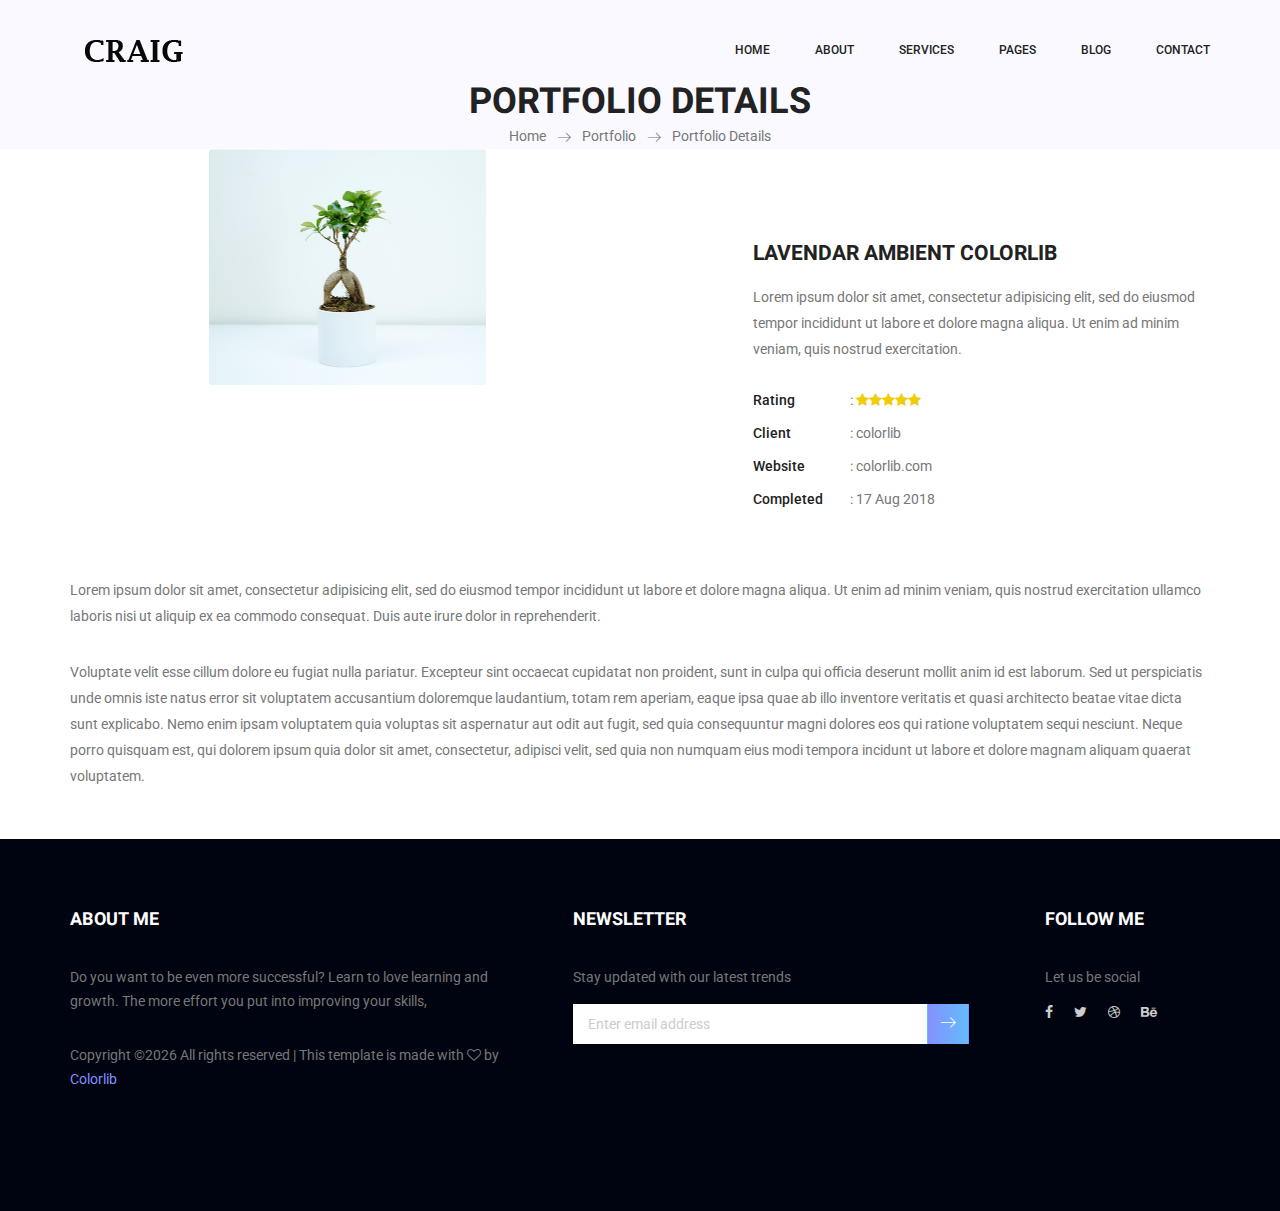
<file: portfolio-details.html>
<!doctype html>
<html lang="en">
    <head>
        <!-- Global site tag (gtag.js) - Google Analytics -->
		<script async src="https://www.googletagmanager.com/gtag/js?id=UA-145066222-1"></script>
		<script>
			window.dataLayer = window.dataLayer || [];
			function gtag(){dataLayer.push(arguments);}
			gtag('js', new Date());
			gtag('config', 'UA-145066222-1');
		</script>
        <!-- Required meta tags -->
        <meta charset="utf-8">
        <meta name="viewport" content="width=device-width, initial-scale=1, shrink-to-fit=no">
        <link rel="icon" href="img/CPFavicon.png" type="image/png">
        <title>Ronin Multi</title>
        <!-- Bootstrap CSS -->
        <link rel="stylesheet" href="css/bootstrap.css">
        <link rel="stylesheet" href="vendors/linericon/style.css">
        <link rel="stylesheet" href="css/font-awesome.min.css">
        <link rel="stylesheet" href="vendors/owl-carousel/owl.carousel.min.css">
        <link rel="stylesheet" href="vendors/lightbox/simpleLightbox.css">
        <link rel="stylesheet" href="vendors/nice-select/css/nice-select.css">
        <link rel="stylesheet" href="vendors/animate-css/animate.css">
        <link rel="stylesheet" href="vendors/flaticon/flaticon.css">
        <!-- main css -->
        <link rel="stylesheet" href="css/style.css">
        <link rel="stylesheet" href="css/responsive.css">
    </head>
    <body>
        
        <!--================Header Menu Area =================-->
        <header class="header_area">
            <div class="main_menu" id="mainNav">
            	<nav class="navbar navbar-expand-lg navbar-light">
					<div class="container box_1620">
						<!-- Brand and toggle get grouped for better mobile display -->
						<a class="navbar-brand logo_h" href="index.html"><img src="img/CraigLogo.png" alt=""></a>
						<button class="navbar-toggler" type="button" data-toggle="collapse" data-target="#navbarSupportedContent" aria-controls="navbarSupportedContent" aria-expanded="false" aria-label="Toggle navigation">
							<span class="icon-bar"></span>
							<span class="icon-bar"></span>
							<span class="icon-bar"></span>
						</button>
						<!-- Collect the nav links, forms, and other content for toggling -->
						<div class="collapse navbar-collapse offset" id="navbarSupportedContent">
							<ul class="nav navbar-nav menu_nav ml-auto">
								<li class="nav-item active"><a class="nav-link" href="index.html">Home</a></li> 
								<li class="nav-item"><a class="nav-link" href="about-us.html">About</a></li> 
								<li class="nav-item"><a class="nav-link" href="services.html">Services</a>
								<li class="nav-item submenu dropdown">
									<a href="#" class="nav-link dropdown-toggle" data-toggle="dropdown" role="button" aria-haspopup="true" aria-expanded="false">Pages</a>
									<ul class="dropdown-menu">
										<li class="nav-item"><a class="nav-link" href="portfolio.html">Portfolio</a></li>
										<li class="nav-item"><a class="nav-link" href="portfolio-details.html">Project Details</a></li>
										<li class="nav-item"><a class="nav-link" href="elements.html">Elements</a></li>
									</ul>
								</li> 
								<li class="nav-item submenu dropdown">
									<a href="#" class="nav-link dropdown-toggle" data-toggle="dropdown" role="button" aria-haspopup="true" aria-expanded="false">Blog</a>
									<ul class="dropdown-menu">
										<li class="nav-item"><a class="nav-link" href="blog.html">Blog</a></li>
										<li class="nav-item"><a class="nav-link" href="single-blog.html">Blog Details</a></li>
									</ul>
								</li> 
								<li class="nav-item"><a class="nav-link" href="contact.html">Contact</a></li>
							</ul>
						</div> 
					</div>
            	</nav>
            </div>
        </header>
        <!--================Header Menu Area =================-->
        
        <!--================Home Banner Area =================-->
        <section class="banner_area">
            <div class="banner_inner d-flex align-items-center">
            	<div class="overlay bg-parallax" data-stellar-ratio="0.9" data-stellar-vertical-offset="0" data-background=""></div>
				<div class="container">
					<div class="banner_content text-center">
						<h2>Portfolio Details</h2>
						<div class="page_link">
							<a href="index.html">Home</a>
							<a href="services.html">Portfolio</a>
							<a href="services.html">Portfolio Details</a>
						</div>
						
					</div>
				</div>
            </div>
        </section>
        <!--================End Home Banner Area =================-->
        
        <!--================Portfolio Details Area =================-->
        <section class="portfolio_details_area p_120">
        	<div class="container">
        		<div class="portfolio_details_inner">
					<div class="row">
						<div class="col-md-6">
							<div class="left_img">
								<img class="img-fluid" src="img/gallery/portfolio_details.jpg" alt="">
							</div>
						</div>
						<div class="col-md-6">
							<div class="portfolio_right_text">
								<h4>Lavendar ambient colorlib</h4>
								<p>Lorem ipsum dolor sit amet, consectetur adipisicing elit, sed do eiusmod tempor incididunt ut labore et dolore magna aliqua. Ut enim ad minim veniam, quis nostrud exercitation.</p>
								<ul class="list">
									<li><span>Rating</span>: <i class="fa fa-star"></i><i class="fa fa-star"></i><i class="fa fa-star"></i><i class="fa fa-star"></i><i class="fa fa-star"></i></li>
									<li><span>Client</span>:  colorlib</li>
									<li><span>Website</span>:  colorlib.com</li>
									<li><span>Completed</span>:  17 Aug 2018</li>
								</ul>
							</div>
						</div>
					</div>
       				<p>Lorem ipsum dolor sit amet, consectetur adipisicing elit, sed do eiusmod tempor incididunt ut labore et dolore magna aliqua. Ut enim ad minim veniam, quis nostrud exercitation ullamco laboris nisi ut aliquip ex ea commodo consequat. Duis aute irure dolor in reprehenderit.</p>
       				<p>Voluptate velit esse cillum dolore eu fugiat nulla pariatur. Excepteur sint occaecat cupidatat non proident, sunt in culpa qui officia deserunt mollit anim id est laborum. Sed ut perspiciatis unde omnis iste natus error sit voluptatem accusantium doloremque laudantium, totam rem aperiam, eaque ipsa quae ab illo inventore veritatis et quasi architecto beatae vitae dicta sunt explicabo. Nemo enim ipsam voluptatem quia voluptas sit aspernatur aut odit aut fugit, sed quia consequuntur magni dolores eos qui ratione voluptatem sequi nesciunt. Neque porro quisquam est, qui dolorem ipsum quia dolor sit amet, consectetur, adipisci velit, sed quia non numquam eius modi tempora incidunt ut labore et dolore magnam aliquam quaerat voluptatem.</p>
        		</div>
        	</div>
        </section>
        <!--================End Portfolio Details Area =================-->
        
        <!--================Footer Area =================-->
        <footer class="footer_area p_120">
        	<div class="container">
        		<div class="row footer_inner">
        			<div class="col-lg-5 col-sm-6">
        				<aside class="f_widget ab_widget">
        					<div class="f_title">
        						<h3>About Me</h3>
        					</div>
        					<p>Do you want to be even more successful? Learn to love learning and growth. The more effort you put into improving your skills,</p>
        					<p><!-- Link back to Colorlib can't be removed. Template is licensed under CC BY 3.0. -->
Copyright &copy;<script>document.write(new Date().getFullYear());</script> All rights reserved | This template is made with <i class="fa fa-heart-o" aria-hidden="true"></i> by <a href="https://colorlib.com" target="_blank">Colorlib</a>
<!-- Link back to Colorlib can't be removed. Template is licensed under CC BY 3.0. -->
</p>
        				</aside>
        			</div>
        			<div class="col-lg-5 col-sm-6">
        				<aside class="f_widget news_widget">
        					<div class="f_title">
        						<h3>Newsletter</h3>
        					</div>
        					<p>Stay updated with our latest trends</p>
        					<div id="mc_embed_signup">
                                <form target="_blank" action="https://spondonit.us12.list-manage.com/subscribe/post?u=1462626880ade1ac87bd9c93a&amp;id=92a4423d01" method="get" class="subscribe_form relative">
                                	<div class="input-group d-flex flex-row">
                                        <input name="EMAIL" placeholder="Enter email address" onfocus="this.placeholder = ''" onblur="this.placeholder = 'Email Address '" required="" type="email">
                                        <button class="btn sub-btn"><span class="lnr lnr-arrow-right"></span></button>		
                                    </div>				
                                    <div class="mt-10 info"></div>
                                </form>
                            </div>
        				</aside>
        			</div>
        			<div class="col-lg-2">
        				<aside class="f_widget social_widget">
        					<div class="f_title">
        						<h3>Follow Me</h3>
        					</div>
        					<p>Let us be social</p>
        					<ul class="list">
        						<li><a href="#"><i class="fa fa-facebook"></i></a></li>
        						<li><a href="#"><i class="fa fa-twitter"></i></a></li>
        						<li><a href="#"><i class="fa fa-dribbble"></i></a></li>
        						<li><a href="#"><i class="fa fa-behance"></i></a></li>
        					</ul>
        				</aside>
        			</div>
        		</div>
        	</div>
        </footer>
        <!--================End Footer Area =================-->
        
        
        
        
        <!-- Optional JavaScript -->
        <!-- jQuery first, then Popper.js, then Bootstrap JS -->
        <script src="js/jquery-3.2.1.min.js"></script>
        <script src="js/popper.js"></script>
        <script src="js/bootstrap.min.js"></script>
        <script src="js/stellar.js"></script>
        <script src="vendors/lightbox/simpleLightbox.min.js"></script>
        <script src="vendors/nice-select/js/jquery.nice-select.min.js"></script>
        <script src="vendors/isotope/imagesloaded.pkgd.min.js"></script>
        <script src="vendors/isotope/isotope-min.js"></script>
        <script src="vendors/owl-carousel/owl.carousel.min.js"></script>
        <script src="js/jquery.ajaxchimp.min.js"></script>
        <script src="js/mail-script.js"></script>
        <script src="vendors/counter-up/jquery.waypoints.min.js"></script>
        <script src="vendors/counter-up/jquery.counterup.min.js"></script>
        <script src="js/theme.js"></script>
    </body>
</html>
</file>
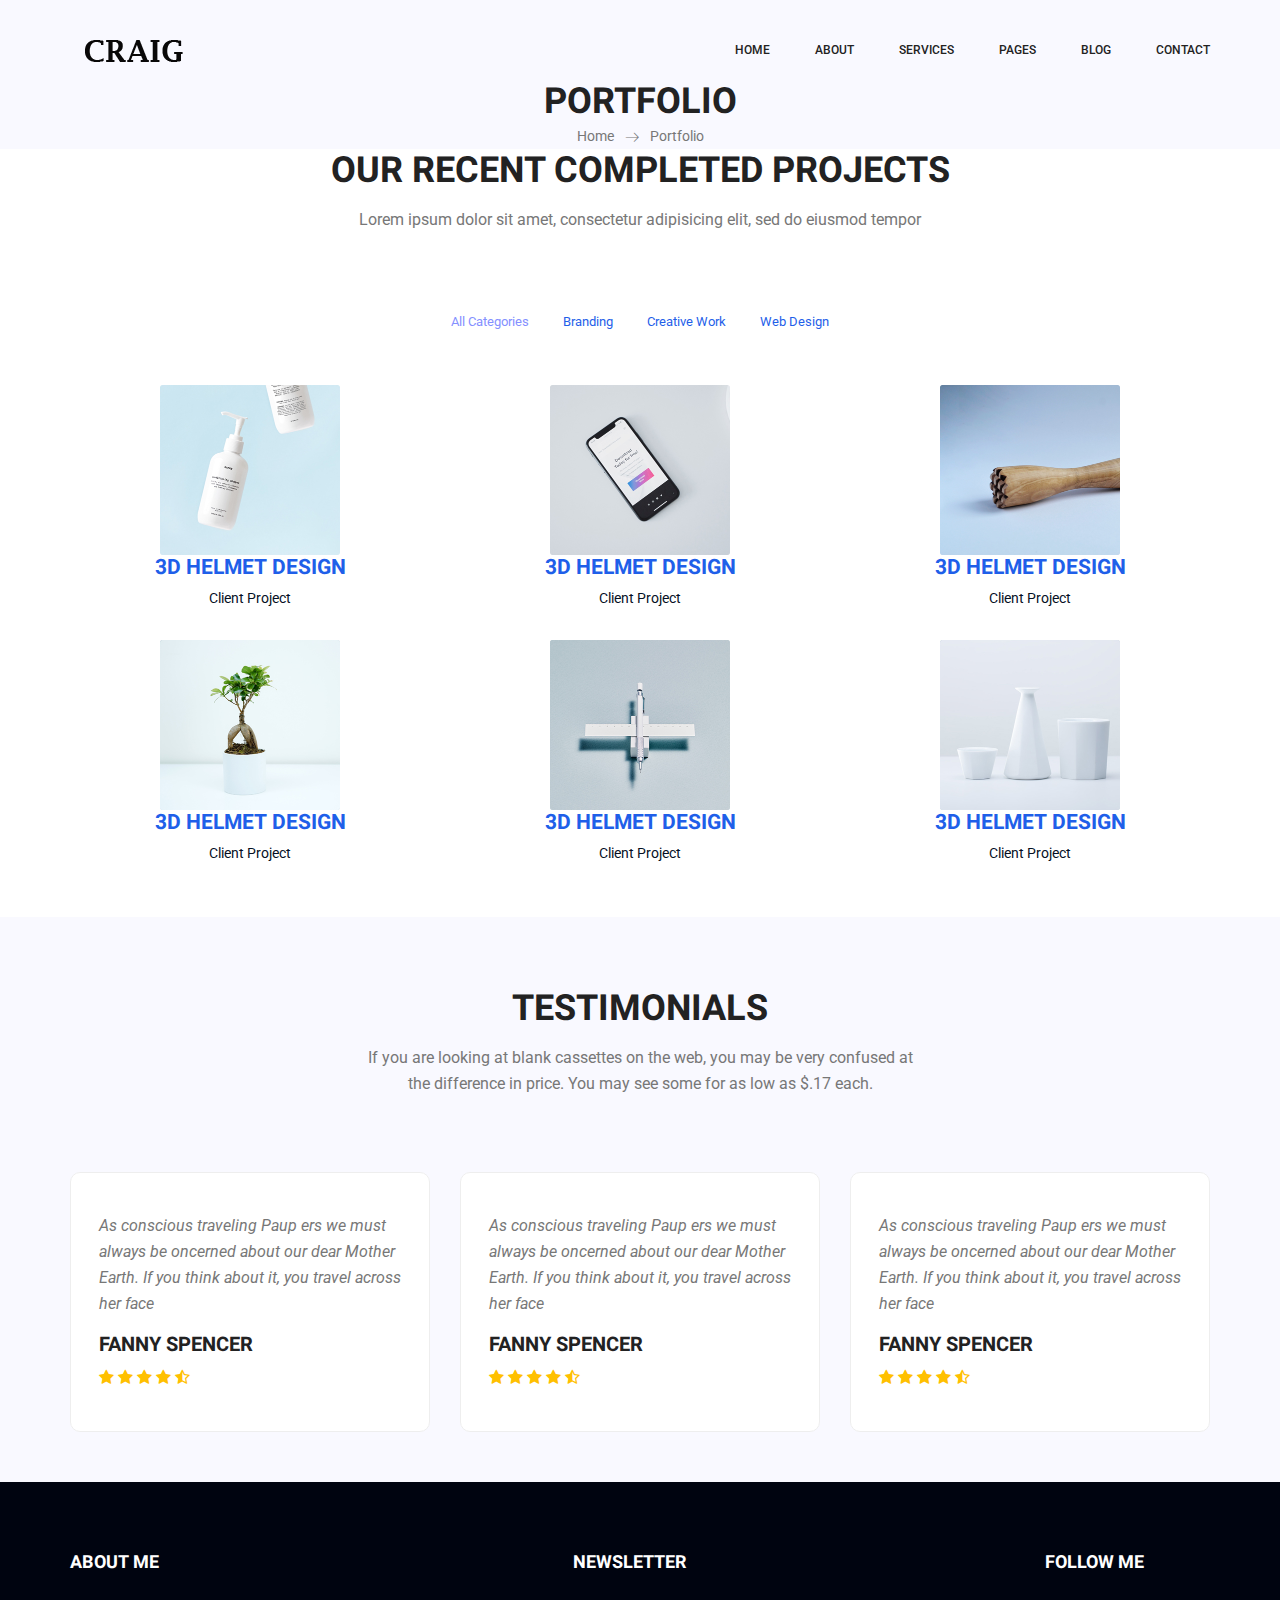
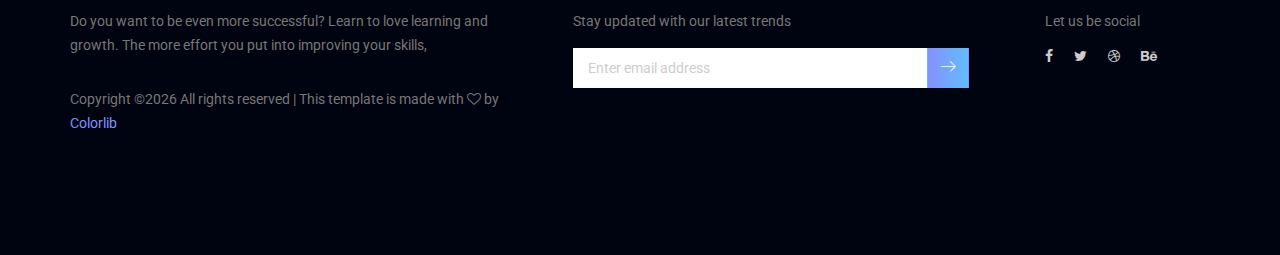
<file: portfolio.html>
<!doctype html>
<html lang="en">
    <head>
        <!-- Global site tag (gtag.js) - Google Analytics -->
		<script async src="https://www.googletagmanager.com/gtag/js?id=UA-145066222-1"></script>
		<script>
			window.dataLayer = window.dataLayer || [];
			function gtag(){dataLayer.push(arguments);}
			gtag('js', new Date());
			gtag('config', 'UA-145066222-1');
		</script>
        <!-- Required meta tags -->
        <meta charset="utf-8">
        <meta name="viewport" content="width=device-width, initial-scale=1, shrink-to-fit=no">
        <link rel="icon" href="img/CPFavicon.png" type="image/png">
        <title>Craig Parks</title>
        <!-- Bootstrap CSS -->
        <link rel="stylesheet" href="css/bootstrap.css">
        <link rel="stylesheet" href="vendors/linericon/style.css">
        <link rel="stylesheet" href="css/font-awesome.min.css">
        <link rel="stylesheet" href="vendors/owl-carousel/owl.carousel.min.css">
        <link rel="stylesheet" href="vendors/lightbox/simpleLightbox.css">
        <link rel="stylesheet" href="vendors/nice-select/css/nice-select.css">
        <link rel="stylesheet" href="vendors/animate-css/animate.css">
        <link rel="stylesheet" href="vendors/flaticon/flaticon.css">
        <!-- main css -->
        <link rel="stylesheet" href="css/style.css">
        <link rel="stylesheet" href="css/responsive.css">
    </head>
    <body>
        
        <!--================Header Menu Area =================-->
        <header class="header_area">
            <div class="main_menu" id="mainNav">
            	<nav class="navbar navbar-expand-lg navbar-light">
					<div class="container box_1620">
						<!-- Brand and toggle get grouped for better mobile display -->
						<a class="navbar-brand logo_h" href="index.html"><img src="img/CraigLogo.png" alt=""></a>
						<button class="navbar-toggler" type="button" data-toggle="collapse" data-target="#navbarSupportedContent" aria-controls="navbarSupportedContent" aria-expanded="false" aria-label="Toggle navigation">
							<span class="icon-bar"></span>
							<span class="icon-bar"></span>
							<span class="icon-bar"></span>
						</button>
						<!-- Collect the nav links, forms, and other content for toggling -->
						<div class="collapse navbar-collapse offset" id="navbarSupportedContent">
							<ul class="nav navbar-nav menu_nav ml-auto">
								<li class="nav-item active"><a class="nav-link" href="index.html">Home</a></li> 
								<li class="nav-item"><a class="nav-link" href="about-us.html">About</a></li> 
								<li class="nav-item"><a class="nav-link" href="services.html">Services</a>
								<li class="nav-item submenu dropdown">
									<a href="#" class="nav-link dropdown-toggle" data-toggle="dropdown" role="button" aria-haspopup="true" aria-expanded="false">Pages</a>
									<ul class="dropdown-menu">
										<li class="nav-item"><a class="nav-link" href="portfolio.html">Portfolio</a></li>
										<li class="nav-item"><a class="nav-link" href="portfolio-details.html">Project Details</a></li>
										<li class="nav-item"><a class="nav-link" href="elements.html">Elements</a></li>
									</ul>
								</li> 
								<li class="nav-item submenu dropdown">
									<a href="#" class="nav-link dropdown-toggle" data-toggle="dropdown" role="button" aria-haspopup="true" aria-expanded="false">Blog</a>
									<ul class="dropdown-menu">
										<li class="nav-item"><a class="nav-link" href="blog.html">Blog</a></li>
										<li class="nav-item"><a class="nav-link" href="single-blog.html">Blog Details</a></li>
									</ul>
								</li> 
								<li class="nav-item"><a class="nav-link" href="contact.html">Contact</a></li>
							</ul>
						</div> 
					</div>
            	</nav>
            </div>
        </header>
        <!--================Header Menu Area =================-->
        
        <!--================Home Banner Area =================-->
        <section class="banner_area">
            <div class="banner_inner d-flex align-items-center">
            	<div class="overlay bg-parallax" data-stellar-ratio="0.9" data-stellar-vertical-offset="0" data-background=""></div>
				<div class="container">
					<div class="banner_content text-center">
						<h2>Portfolio</h2>
						<div class="page_link">
							<a href="index.html">Home</a>
							<a href="portfolio.html">Portfolio</a>
						</div>
						
					</div>
				</div>
            </div>
        </section>
        <!--================End Home Banner Area =================-->
        
        <!--================Projects Area =================-->
        <section class="projects_area p_120">
        	<div class="container">
        		<div class="main_title">
					<h2>Our Recent Completed Projects</h2>
					<p>Lorem ipsum dolor sit amet, consectetur adipisicing elit, sed do eiusmod tempor</p>
				</div>
        		<div class="projects_fillter">
					<ul class="filter list">
						<li class="active" data-filter="*"><a href="#">All Categories</a></li>
						<li data-filter=".brand"><a href="#">Branding</a></li>
						<li data-filter=".work"><a href="#">Creative Work </a></li>
						<li data-filter=".web"><a href="#">Web Design</a></li>
					</ul>
				</div>
				<div class="projects_inner row">
					<div class="col-lg-4 col-sm-6 brand web">
						<div class="projects_item">
							<img class="img-fluid" src="img/projects/projects-1.jpg" alt="">
							<div class="projects_text">
								<a href="portfolio-details.html"><h4>3D Helmet Design</h4></a>
								<p>Client Project</p>
							</div>
						</div>
					</div>
					<div class="col-lg-4 col-sm-6 brand work">
						<div class="projects_item">
							<img class="img-fluid" src="img/projects/projects-2.jpg" alt="">
							<div class="projects_text">
								<a href="portfolio-details.html"><h4>3D Helmet Design</h4></a>
								<p>Client Project</p>
							</div>
						</div>
					</div>
					<div class="col-lg-4 col-sm-6 work">
						<div class="projects_item">
							<img class="img-fluid" src="img/projects/projects-3.jpg" alt="">
							<div class="projects_text">
								<a href="portfolio-details.html"><h4>3D Helmet Design</h4></a>
								<p>Client Project</p>
							</div>
						</div>
					</div>
					<div class="col-lg-4 col-sm-6 brand web">
						<div class="projects_item">
							<img class="img-fluid" src="img/projects/projects-4.jpg" alt="">
							<div class="projects_text">
								<a href="portfolio-details.html"><h4>3D Helmet Design</h4></a>
								<p>Client Project</p>
							</div>
						</div>
					</div>
					<div class="col-lg-4 col-sm-6 brand work">
						<div class="projects_item">
							<img class="img-fluid" src="img/projects/projects-5.jpg" alt="">
							<div class="projects_text">
								<a href="portfolio-details.html"><h4>3D Helmet Design</h4></a>
								<p>Client Project</p>
							</div>
						</div>
					</div>
					<div class="col-lg-4 col-sm-6 brand work web">
						<div class="projects_item">
							<img class="img-fluid" src="img/projects/projects-6.jpg" alt="">
							<div class="projects_text">
								<a href="portfolio-details.html"><h4>3D Helmet Design</h4></a>
								<p>Client Project</p>
							</div>
						</div>
					</div>
				</div>
        	</div>
        </section>
        <!--================End Projects Area =================-->
        
        <!--================Testimonials Area =================-->
        <section class="testimonials_area p_120">
        	<div class="container">
        		<div class="main_title">
        			<h2>Testimonials</h2>
        			<p>If you are looking at blank cassettes on the web, you may be very confused at the difference in price. You may see some for as low as $.17 each.</p>
        		</div>
        		<div class="testi_inner">
					<div class="testi_slider owl-carousel">
						<div class="item">
							<div class="testi_item">
								<p>As conscious traveling Paup ers we must always be oncerned about our dear Mother Earth. If you think about it, you travel across her face</p>
								<h4>Fanny Spencer</h4>
								<a href="#"><i class="fa fa-star"></i></a>
								<a href="#"><i class="fa fa-star"></i></a>
								<a href="#"><i class="fa fa-star"></i></a>
								<a href="#"><i class="fa fa-star"></i></a>
								<a href="#"><i class="fa fa-star-half-o"></i></a>
							</div>
						</div>
						<div class="item">
							<div class="testi_item">
								<p>As conscious traveling Paup ers we must always be oncerned about our dear Mother Earth. If you think about it, you travel across her face</p>
								<h4>Fanny Spencer</h4>
								<a href="#"><i class="fa fa-star"></i></a>
								<a href="#"><i class="fa fa-star"></i></a>
								<a href="#"><i class="fa fa-star"></i></a>
								<a href="#"><i class="fa fa-star"></i></a>
								<a href="#"><i class="fa fa-star-half-o"></i></a>
							</div>
						</div>
						<div class="item">
							<div class="testi_item">
								<p>As conscious traveling Paup ers we must always be oncerned about our dear Mother Earth. If you think about it, you travel across her face</p>
								<h4>Fanny Spencer</h4>
								<a href="#"><i class="fa fa-star"></i></a>
								<a href="#"><i class="fa fa-star"></i></a>
								<a href="#"><i class="fa fa-star"></i></a>
								<a href="#"><i class="fa fa-star"></i></a>
								<a href="#"><i class="fa fa-star-half-o"></i></a>
							</div>
						</div>
					</div>
        		</div>
        	</div>
        </section>
        <!--================End Testimonials Area =================-->
        
        <!--================Footer Area =================-->
        <footer class="footer_area p_120">
        	<div class="container">
        		<div class="row footer_inner">
        			<div class="col-lg-5 col-sm-6">
        				<aside class="f_widget ab_widget">
        					<div class="f_title">
        						<h3>About Me</h3>
        					</div>
        					<p>Do you want to be even more successful? Learn to love learning and growth. The more effort you put into improving your skills,</p>
        					<p><!-- Link back to Colorlib can't be removed. Template is licensed under CC BY 3.0. -->
Copyright &copy;<script>document.write(new Date().getFullYear());</script> All rights reserved | This template is made with <i class="fa fa-heart-o" aria-hidden="true"></i> by <a href="https://colorlib.com" target="_blank">Colorlib</a>
<!-- Link back to Colorlib can't be removed. Template is licensed under CC BY 3.0. -->
</p>
        				</aside>
        			</div>
        			<div class="col-lg-5 col-sm-6">
        				<aside class="f_widget news_widget">
        					<div class="f_title">
        						<h3>Newsletter</h3>
        					</div>
        					<p>Stay updated with our latest trends</p>
        					<div id="mc_embed_signup">
                                <form target="_blank" action="https://spondonit.us12.list-manage.com/subscribe/post?u=1462626880ade1ac87bd9c93a&amp;id=92a4423d01" method="get" class="subscribe_form relative">
                                	<div class="input-group d-flex flex-row">
                                        <input name="EMAIL" placeholder="Enter email address" onfocus="this.placeholder = ''" onblur="this.placeholder = 'Email Address '" required="" type="email">
                                        <button class="btn sub-btn"><span class="lnr lnr-arrow-right"></span></button>		
                                    </div>				
                                    <div class="mt-10 info"></div>
                                </form>
                            </div>
        				</aside>
        			</div>
        			<div class="col-lg-2">
        				<aside class="f_widget social_widget">
        					<div class="f_title">
        						<h3>Follow Me</h3>
        					</div>
        					<p>Let us be social</p>
        					<ul class="list">
        						<li><a href="#"><i class="fa fa-facebook"></i></a></li>
        						<li><a href="#"><i class="fa fa-twitter"></i></a></li>
        						<li><a href="#"><i class="fa fa-dribbble"></i></a></li>
        						<li><a href="#"><i class="fa fa-behance"></i></a></li>
        					</ul>
        				</aside>
        			</div>
        		</div>
        	</div>
        </footer>
        <!--================End Footer Area =================-->
        
        
        
        
        <!-- Optional JavaScript -->
        <!-- jQuery first, then Popper.js, then Bootstrap JS -->
        <script src="js/jquery-3.2.1.min.js"></script>
        <script src="js/popper.js"></script>
        <script src="js/bootstrap.min.js"></script>
        <script src="js/stellar.js"></script>
        <script src="vendors/lightbox/simpleLightbox.min.js"></script>
        <script src="vendors/nice-select/js/jquery.nice-select.min.js"></script>
        <script src="vendors/isotope/imagesloaded.pkgd.min.js"></script>
        <script src="vendors/isotope/isotope-min.js"></script>
        <script src="vendors/owl-carousel/owl.carousel.min.js"></script>
        <script src="js/jquery.ajaxchimp.min.js"></script>
        <script src="js/mail-script.js"></script>
        <script src="vendors/counter-up/jquery.waypoints.min.js"></script>
        <script src="vendors/counter-up/jquery.counterup.min.js"></script>
        <script src="js/theme.js"></script>
    </body>
</html>
</file>
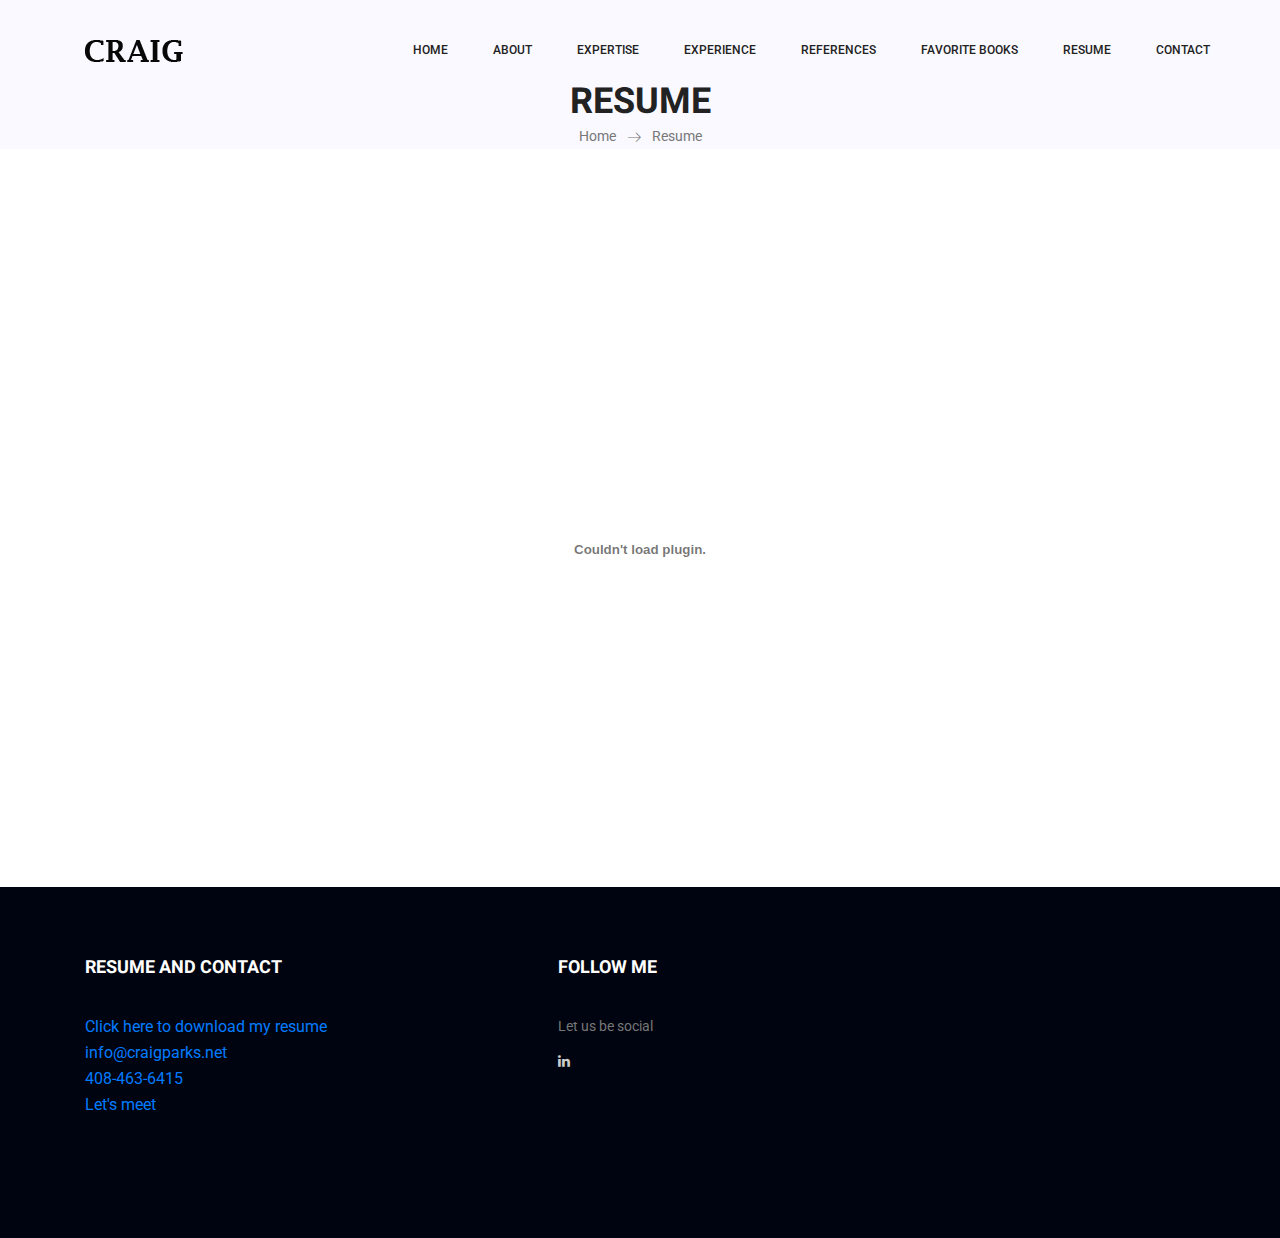
<file: resume.html>
<!doctype html>
<html lang="en">
    <head>
        <!-- Global site tag (gtag.js) - Google Analytics -->
        <script async src="https://www.googletagmanager.com/gtag/js?id=G-CFX7DBVM5P"></script>
        <script>
        window.dataLayer = window.dataLayer || [];
        function gtag(){dataLayer.push(arguments);}
        gtag('js', new Date());

        gtag('config', 'G-CFX7DBVM5P');
        </script>
        <!-- Required meta tags -->
        <meta charset="utf-8">
        <meta name="viewport" content="width=device-width, initial-scale=1, shrink-to-fit=no">
        <link rel="icon" href="img/CPFavicon.png" type="image/png">
        <title>Craig Parks' Resume</title>
        <!-- Bootstrap CSS -->
        <link rel="stylesheet" href="css/bootstrap.css">
        <link rel="stylesheet" href="vendors/linericon/style.css">
        <link rel="stylesheet" href="css/font-awesome.min.css">
        <link rel="stylesheet" href="vendors/owl-carousel/owl.carousel.min.css">
        <link rel="stylesheet" href="vendors/lightbox/simpleLightbox.css">
        <link rel="stylesheet" href="vendors/nice-select/css/nice-select.css">
        <link rel="stylesheet" href="vendors/animate-css/animate.css">
        <!-- main css -->
        <link rel="stylesheet" href="css/style.css">
        <link rel="stylesheet" href="css/responsive.css">
    </head>
    <body>
        
        <!--================Header Menu Area =================-->
        <header class="header_area">
            <div class="main_menu" id="mainNav">
            	<nav class="navbar navbar-expand-lg navbar-light">
					<div class="container box_1620">
						<!-- Brand and toggle get grouped for better mobile display -->
						<a class="navbar-brand logo_h" href="index.html"><img src="img/CraigLogo.png" alt=""></a>
						<button class="navbar-toggler" type="button" data-toggle="collapse" data-target="#navbarSupportedContent" aria-controls="navbarSupportedContent" aria-expanded="false" aria-label="Toggle navigation">
							<span class="icon-bar"></span>
							<span class="icon-bar"></span>
							<span class="icon-bar"></span>
						</button>
						<!-- Collect the nav links, forms, and other content for toggling -->
						<div class="collapse navbar-collapse offset" id="navbarSupportedContent">
							<ul class="nav navbar-nav menu_nav ml-auto">
								<li class="nav-item active"><a class="nav-link" href="index.html">Home</a></li> 
								<li class="nav-item"><a class="nav-link" href="index.html#about">About</a></li> 
								<li class="nav-item"><a class="nav-link" href="index.html#Expertise">Expertise</a></li> 
								<li class="nav-item"><a class="nav-link" href="index.html#Experience">Experience</a></li> 
								<!--<li class="nav-item submenu dropdown">
									<a href="#Experience" class="nav-link dropdown-toggle" data-toggle="dropdown" role="button" aria-haspopup="true" aria-expanded="false">Experience</a>
									<ul class="dropdown-menu">
										<li class="nav-item"><a class="nav-link" href="portfolio.html">Portfolio</a></li>
										<li class="nav-item"><a class="nav-link" href="portfolio-details.html">Project Details</a></li>
										<li class="nav-item"><a class="nav-link" href="elements.html">Elements</a></li>
									</ul>
								</li> 
								-->
								<li class="nav-item"><a class="nav-link" href="index.html#REFERENCES">REFERENCES</a></li> 
								<li class="nav-item"><a class="nav-link" href="index.html#BOOKS">FAVORITE BOOKS</a></li> 
								<li class="nav-item"><a class="nav-link" href="resume.html">Resume</a>
								<!--
								<li class="nav-item submenu dropdown">
									<a href="#" class="nav-link dropdown-toggle" data-toggle="dropdown" role="button" aria-haspopup="true" aria-expanded="false">Blog</a>
									<ul class="dropdown-menu">
										<li class="nav-item"><a class="nav-link" href="blog.html">Blog</a></li>
										<li class="nav-item"><a class="nav-link" href="single-blog.html">Blog Details</a></li>
									</ul>
								</li>
								--> 
								<li class="nav-item"><a class="nav-link" href="contact.html">Contact</a></li>
							</ul>
						</div> 
					</div>
            	</nav>
            </div>
        </header>
        
        <!--================Home Banner Area =================-->
        <section class="banner_area">
            <div class="banner_inner d-flex align-items-center">
            	<div class="overlay bg-parallax" data-stellar-ratio="0.9" data-stellar-vertical-offset="0" data-background=""></div>
				<div class="container">
					<div class="banner_content text-center">
						<h2>RESUME</h2>
						<div class="page_link">
							<a href="index.html">Home</a>
							<a href="resume.html">Resume</a>
						</div>
						
					</div>
				</div>
            </div>
        </section>
        <!--================End Home Banner Area =================-->
        
        <!--================Resume Area =================-->
        <embed src="CraigParks-Resume-2021.pdf" type="application/pdf"   height="800px" width="100%" class="responsive">


        <!--    <footer>
                            <a href="CraigParks-Resume-2021.pdf" style="color: #cc0000">Click here to download my resume</a></p></small>
              <small><strong><a href="mailto:craig@craigrparks.com?Subject=Your Resume" style="color: #F8F9F9" target="_top">craig@craigrparks.com</a></strong>&nbsp; &bull; &nbsp; <i>408-463-6415</i></small>
            </footer> -->
        <!--================Contact Area =================-->
<!--        <section class="contact_area p_120">    
                <div class="container">
                -->
            <!--  <div id="mapBox" class="mapBox" 
                    data-lat="35.927803"
                    data-lon="-115.091158" 
                    data-zoom="13" 
                    data-info="2721 Bonaparte Ln, Henderson, NV 89044, USA"
                    data-mlat="35.927803"
                    data-mlon="-115.091158">
                </div>
            -->
            <!--
                <div class="row">
                    <div class="col-lg-3">
                        <div class="contact_info">
                            <div class="info_item">
                                <i class="lnr lnr-home"></i>
                                <h6>Nevada, United States</h6>
                                <p>Henderson</p>
                            </div>
                            <div class="info_item">
                                <i class="lnr lnr-phone-handset"></i>
                                <h6><a href="#">(408) 463-6415</a></h6>
                                <p>All The Time</p>
                            </div>
                            <div class="info_item">
                                <i class="lnr lnr-envelope"></i>
                                <h6><a href="mailto:info@craigrpaks.com">info@craigrparks.com</a></h6>
                                <p>Send us your query anytime!</p>
                            </div>
                        </div>
                    </div>
                    -->
                    <!--
                    <div class="col-lg-9">
                        <form class="row contact_form" action="contact_process.php" method="post" id="contactForm" novalidate="novalidate">
                            <div class="col-md-6">
                                <div class="form-group">
                                    <input type="text" class="form-control" id="name" name="name" placeholder="Enter your name">
                                </div>
                                <div class="form-group">
                                    <input type="email" class="form-control" id="email" name="email" placeholder="Enter email address">
                                </div>
                                <div class="form-group">
                                    <input type="text" class="form-control" id="subject" name="subject" placeholder="Enter Subject">
                                </div>
                            </div>
                            <div class="col-md-6">
                                <div class="form-group">
                                    <textarea class="form-control" name="message" id="message" rows="1" placeholder="Enter Message"></textarea>
                                </div>
                            </div>
                            <div class="col-md-12 text-right">
                                <button type="submit" value="submit" class="btn submit_btn">Send Message</button>
                            </div>
                        </form>
                    </div>
                    -->
    <!--
                </div>
            </div>
        </section>
    -->

        
        <!--================Footer Area =================-->
        <footer class="footer_area p_120">
        	<div class="container">
        		<div class="row footer_inner">
<!--
                    <div class="col-lg-5 col-sm-6">
        				<aside class="f_widget ab_widget">
        					<div class="f_title">
        						<h3>About Me</h3>
                            </div>
        					<p>Need Something Interesting Here!</p>

        				</aside>
        			</div>
-->
        		<div class="col-lg-5 col-sm-6">
        				<aside class="f_widget news_widget">
        					<div class="f_title">
        						<h3>Resume and Contact</h3>
                            </div>
                            <a href="CraigParks-Resume-2021.pdf" target="external">Click here to download my resume</a>
                            <br />
                            <a href="mailto:info@craigparks.net?Subject=Your Resume" target="_top">info@craigparks.net</a>
                            <br />
                            <a href="tel:4084636415" target="_top">408-463-6415</a>
                            <br />
                            <a href="https://calendly.com/craigparks/60min" target="external">Let's meet</a>
                            <br />
<!--        					<p>Stay updated with our latest trends</p>
        			<div id="mc_embed_signup">
                                <form target="_blank" action="https://spondonit.us12.list-manage.com/subscribe/post?u=1462626880ade1ac87bd9c93a&amp;id=92a4423d01" method="get" class="subscribe_form relative">
                                	<div class="input-group d-flex flex-row">
                                        <input name="EMAIL" placeholder="Enter email address" onfocus="this.placeholder = ''" onblur="this.placeholder = 'Email Address '" required="" type="email">
                                        <button class="btn sub-btn"><span class="lnr lnr-arrow-right"></span></button>		
                                    </div>				
                                    <div class="mt-10 info"></div>
                                </form>
                            </div>
-->
        				</aside>
                    </div>
                    
        			<div class="col-lg-2">
        				<aside class="f_widget social_widget">
        					<div class="f_title">
        						<h3>Follow Me</h3>
        					</div>
        					<p>Let us be social</p>
        					<ul class="list">
                                <!--<li><a href="https://www.facebook.com/craig.parks"><i class="fa fa-facebook"></i></a></li>
        						<li><a href="https://twitter.com/crparks"><i class="fa fa-twitter"></i></a></li>
                                -->
                                <li><a href="https://www.linkedin.com/in/craigrparks/"><i class="fa fa-linkedin"></i></a></li>


        					</ul>
        				</aside>
        			</div>
        		</div>
        	</div>
        </footer>
        <!--================End Footer Area =================-->
        
        <!--================Contact Success and Error message Area =================-->
        <div id="success" class="modal modal-message fade" role="dialog">
            <div class="modal-dialog">
                <div class="modal-content">
                    <div class="modal-header">
                        <button type="button" class="close" data-dismiss="modal" aria-label="Close">
                            <i class="fa fa-close"></i>
                        </button>
                        <h2>Thank you</h2>
                        <p>Your message is successfully sent...</p>
                    </div>
                </div>
            </div>
        </div>

        <!-- Modals error -->

        <div id="error" class="modal modal-message fade" role="dialog">
            <div class="modal-dialog">
                <div class="modal-content">
                    <div class="modal-header">
                        <button type="button" class="close" data-dismiss="modal" aria-label="Close">
                            <i class="fa fa-close"></i>
                        </button>
                        <h2>Sorry !</h2>
                        <p> Something went wrong </p>
                    </div>
                </div>
            </div>
        </div>
        <!--================End Contact Success and Error message Area =================-->
        
        
        
        
        <!-- Optional JavaScript -->
        <!-- jQuery first, then Popper.js, then Bootstrap JS -->
        <script src="js/jquery-3.2.1.min.js"></script>
        <script src="js/popper.js"></script>
        <script src="js/bootstrap.min.js"></script>
        <script src="js/stellar.js"></script>
        <script src="vendors/lightbox/simpleLightbox.min.js"></script>
        <script src="vendors/nice-select/js/jquery.nice-select.min.js"></script>
        <script src="vendors/isotope/imagesloaded.pkgd.min.js"></script>
        <script src="vendors/isotope/isotope-min.js"></script>
        <script src="vendors/owl-carousel/owl.carousel.min.js"></script>
        <script src="js/jquery.ajaxchimp.min.js"></script>
        <script src="js/mail-script.js"></script>
        <script src="vendors/counter-up/jquery.waypoints.min.js"></script>
        <script src="vendors/counter-up/jquery.counterup.min.js"></script>
        <!-- contact js -->
        <script src="js/jquery.form.js"></script>
        <script src="js/jquery.validate.min.js"></script>
        <script src="js/contact.js"></script>
        <!--gmaps Js-->
        <!--<script src="https://maps.googleapis.com/maps/api/js?key=AIzaSyCJ63al-W0OAjAgXCqoee7wxXSjk6Tm5MY"></script>
        <script src="https://www.google.com/maps/embed/v1/place?key=AIzaSyCJ63al-W0OAjAgXCqoee7wxXSjk6Tm5MY&q=Eiffel+Tower,Paris+France"></script>
        <script src="js/gmaps.min.js"></script>
        -->
        <script src="js/theme.js"></script>
    </body>
</html>
</file>
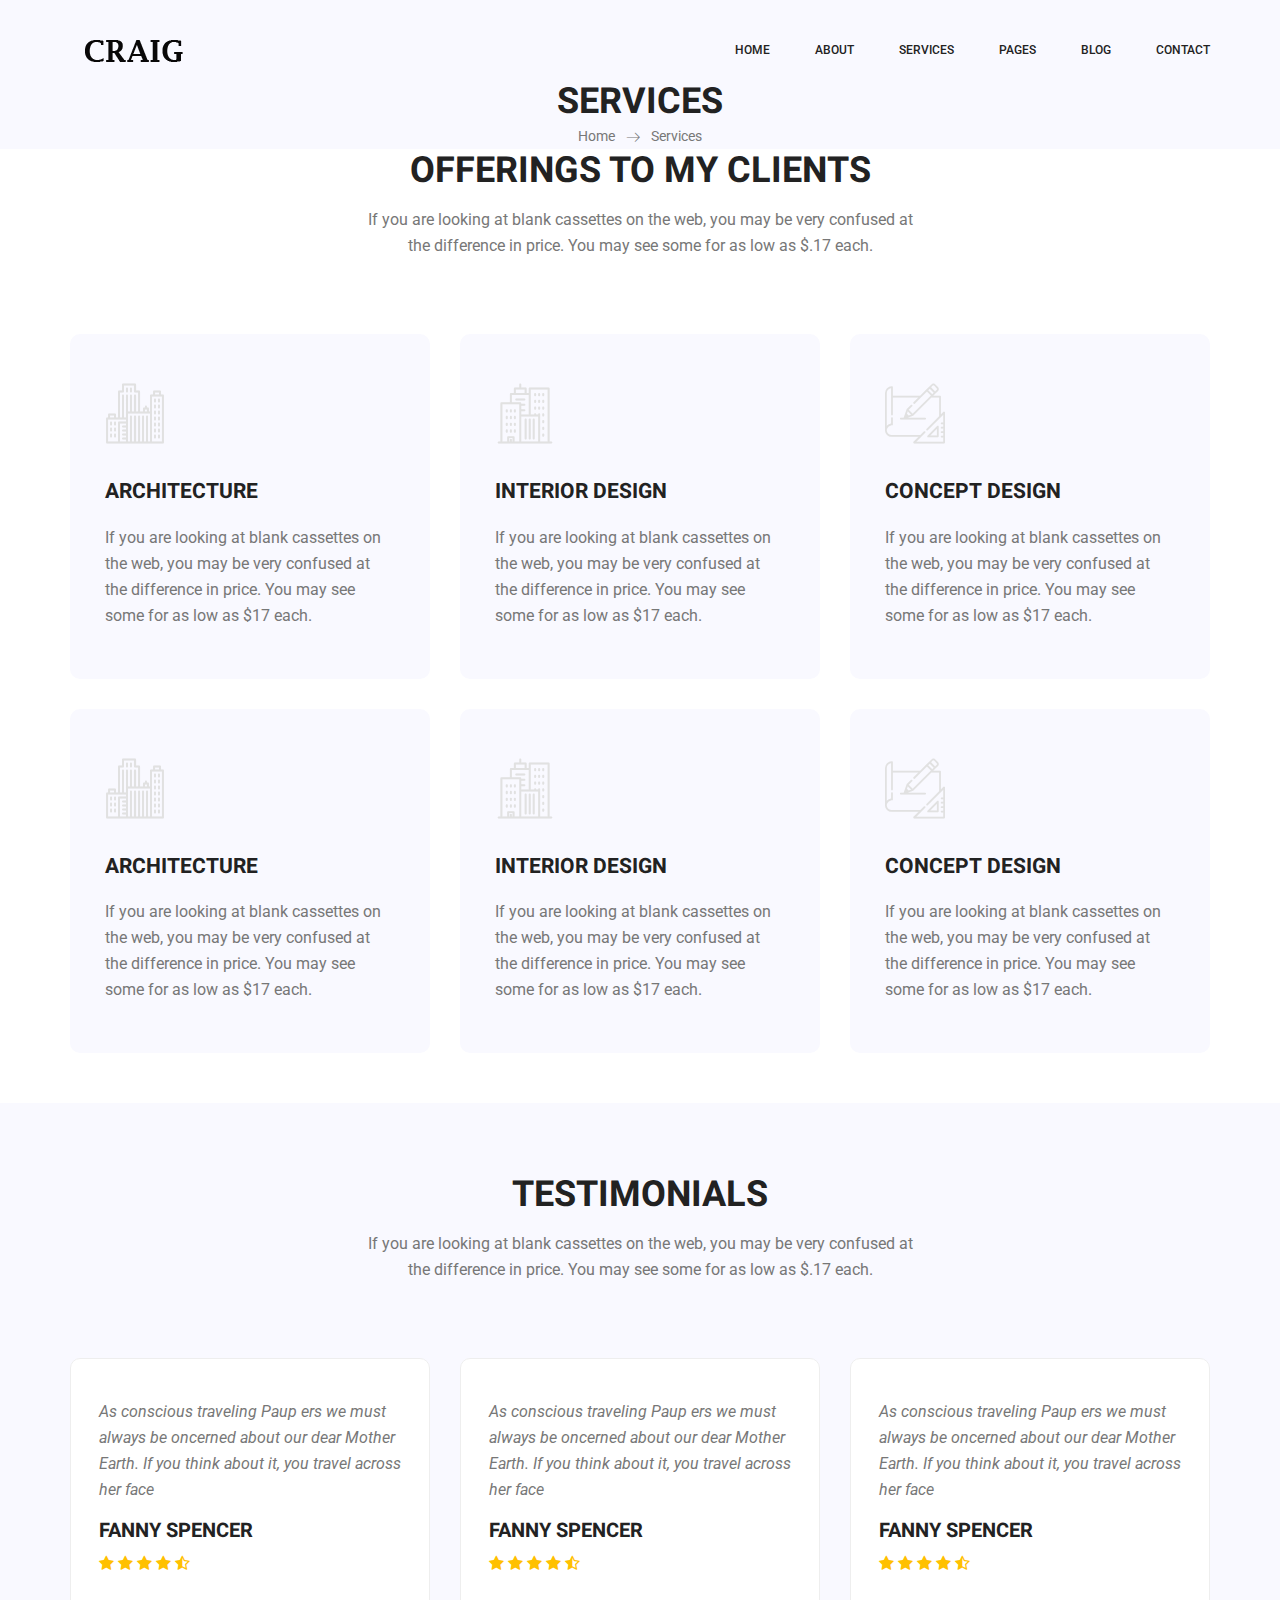
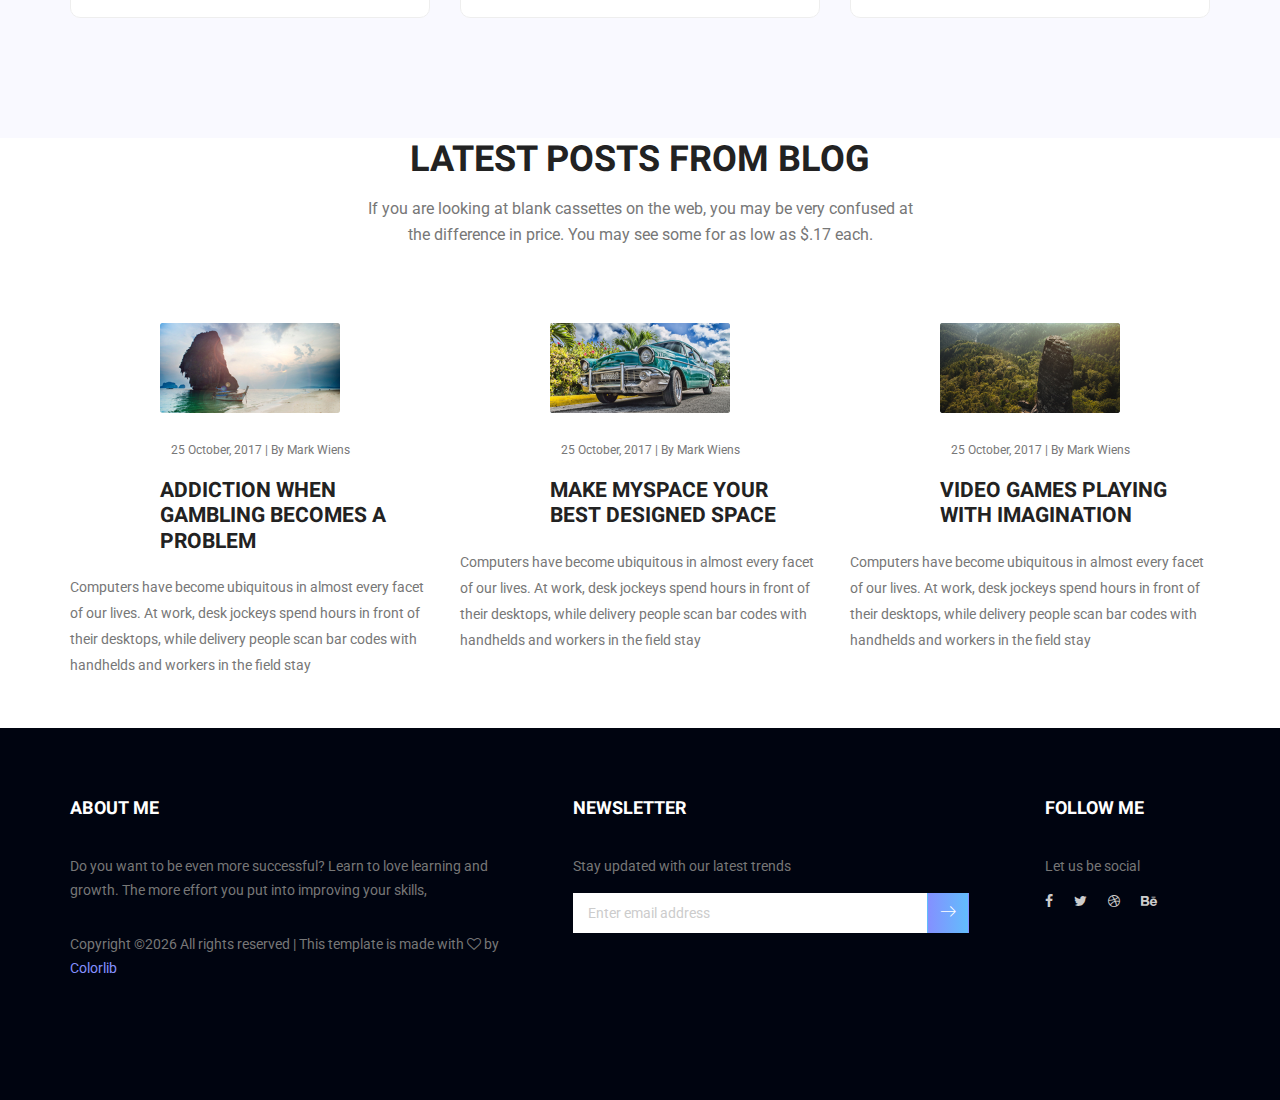
<file: services.html>
<!doctype html>
<html lang="en">
    <head>
        <!-- Global site tag (gtag.js) - Google Analytics -->
		<script async src="https://www.googletagmanager.com/gtag/js?id=UA-145066222-1"></script>
		<script>
			window.dataLayer = window.dataLayer || [];
			function gtag(){dataLayer.push(arguments);}
			gtag('js', new Date());
			gtag('config', 'UA-145066222-1');
		</script>
        <!-- Required meta tags -->
        <meta charset="utf-8">
        <meta name="viewport" content="width=device-width, initial-scale=1, shrink-to-fit=no">
        <link rel="icon" href="img/CPFavicon.png" type="image/png">
        <title>Craig Parks</title>
        <!-- Bootstrap CSS -->
        <link rel="stylesheet" href="css/bootstrap.css">
        <link rel="stylesheet" href="vendors/linericon/style.css">
        <link rel="stylesheet" href="css/font-awesome.min.css">
        <link rel="stylesheet" href="vendors/owl-carousel/owl.carousel.min.css">
        <link rel="stylesheet" href="vendors/lightbox/simpleLightbox.css">
        <link rel="stylesheet" href="vendors/nice-select/css/nice-select.css">
        <link rel="stylesheet" href="vendors/animate-css/animate.css">
        <link rel="stylesheet" href="vendors/flaticon/flaticon.css">
        <!-- main css -->
        <link rel="stylesheet" href="css/style.css">
        <link rel="stylesheet" href="css/responsive.css">
    </head>
    <body>
        
        <!--================Header Menu Area =================-->
        <header class="header_area">
            <div class="main_menu" id="mainNav">
            	<nav class="navbar navbar-expand-lg navbar-light">
					<div class="container box_1620">
						<!-- Brand and toggle get grouped for better mobile display -->
						<a class="navbar-brand logo_h" href="index.html"><img src="img/CraigLogo.png" alt=""></a>
						<button class="navbar-toggler" type="button" data-toggle="collapse" data-target="#navbarSupportedContent" aria-controls="navbarSupportedContent" aria-expanded="false" aria-label="Toggle navigation">
							<span class="icon-bar"></span>
							<span class="icon-bar"></span>
							<span class="icon-bar"></span>
						</button>
						<!-- Collect the nav links, forms, and other content for toggling -->
						<div class="collapse navbar-collapse offset" id="navbarSupportedContent">
							<ul class="nav navbar-nav menu_nav ml-auto">
								<li class="nav-item active"><a class="nav-link" href="index.html">Home</a></li> 
								<li class="nav-item"><a class="nav-link" href="about-us.html">About</a></li> 
								<li class="nav-item"><a class="nav-link" href="services.html">Services</a>
								<li class="nav-item submenu dropdown">
									<a href="#" class="nav-link dropdown-toggle" data-toggle="dropdown" role="button" aria-haspopup="true" aria-expanded="false">Pages</a>
									<ul class="dropdown-menu">
										<li class="nav-item"><a class="nav-link" href="portfolio.html">Portfolio</a></li>
										<li class="nav-item"><a class="nav-link" href="portfolio-details.html">Project Details</a></li>
										<li class="nav-item"><a class="nav-link" href="elements.html">Elements</a></li>
									</ul>
								</li> 
								<li class="nav-item submenu dropdown">
									<a href="#" class="nav-link dropdown-toggle" data-toggle="dropdown" role="button" aria-haspopup="true" aria-expanded="false">Blog</a>
									<ul class="dropdown-menu">
										<li class="nav-item"><a class="nav-link" href="blog.html">Blog</a></li>
										<li class="nav-item"><a class="nav-link" href="single-blog.html">Blog Details</a></li>
									</ul>
								</li> 
								<li class="nav-item"><a class="nav-link" href="contact.html">Contact</a></li>
							</ul>
						</div> 
					</div>
            	</nav>
            </div>
        </header>
        <!--================Header Menu Area =================-->
        
        <!--================Home Banner Area =================-->
        <section class="banner_area">
            <div class="banner_inner d-flex align-items-center">
            	<div class="overlay bg-parallax" data-stellar-ratio="0.9" data-stellar-vertical-offset="0" data-background=""></div>
				<div class="container">
					<div class="banner_content text-center">
						<h2>Services</h2>
						<div class="page_link">
							<a href="index.html">Home</a>
							<a href="services.html">Services</a>
						</div>
						
					</div>
				</div>
            </div>
        </section>
        <!--================End Home Banner Area =================-->
        
        <!--================Feature Area =================-->
        <section class="feature_area feature_tow p_120">
        	<div class="container">
        		<div class="main_title">
        			<h2>offerings to my clients</h2>
        			<p>If you are looking at blank cassettes on the web, you may be very confused at the difference in price. You may see some for as low as $.17 each.</p>
        		</div>
        		<div class="feature_inner row">
        			<div class="col-lg-4">
        				<div class="feature_item">
        					<i class="flaticon-city"></i>
        					<h4>Architecture</h4>
        					<p>If you are looking at blank cassettes on the web, you may be very confused at the difference in price. You may see some for as low as $17 each.</p>
        				</div>
        			</div>
        			<div class="col-lg-4">
        				<div class="feature_item">
        					<i class="flaticon-skyline"></i>
        					<h4>Interior Design</h4>
        					<p>If you are looking at blank cassettes on the web, you may be very confused at the difference in price. You may see some for as low as $17 each.</p>
        				</div>
        			</div>
        			<div class="col-lg-4">
        				<div class="feature_item">
        					<i class="flaticon-sketch"></i>
        					<h4>Concept Design</h4>
        					<p>If you are looking at blank cassettes on the web, you may be very confused at the difference in price. You may see some for as low as $17 each.</p>
        				</div>
        			</div>
        			<div class="col-lg-4">
        				<div class="feature_item">
        					<i class="flaticon-city"></i>
        					<h4>Architecture</h4>
        					<p>If you are looking at blank cassettes on the web, you may be very confused at the difference in price. You may see some for as low as $17 each.</p>
        				</div>
        			</div>
        			<div class="col-lg-4">
        				<div class="feature_item">
        					<i class="flaticon-skyline"></i>
        					<h4>Interior Design</h4>
        					<p>If you are looking at blank cassettes on the web, you may be very confused at the difference in price. You may see some for as low as $17 each.</p>
        				</div>
        			</div>
        			<div class="col-lg-4">
        				<div class="feature_item">
        					<i class="flaticon-sketch"></i>
        					<h4>Concept Design</h4>
        					<p>If you are looking at blank cassettes on the web, you may be very confused at the difference in price. You may see some for as low as $17 each.</p>
        				</div>
        			</div>
        		</div>
        	</div>
        </section>
        <!--================End Feature Area =================-->
        
        <!--================Testimonials Area =================-->
        <section class="testimonials_area p_120">
        	<div class="container">
        		<div class="main_title">
        			<h2>Testimonials</h2>
        			<p>If you are looking at blank cassettes on the web, you may be very confused at the difference in price. You may see some for as low as $.17 each.</p>
        		</div>
        		<div class="testi_inner">
					<div class="testi_slider owl-carousel">
						<div class="item">
							<div class="testi_item">
								<p>As conscious traveling Paup ers we must always be oncerned about our dear Mother Earth. If you think about it, you travel across her face</p>
								<h4>Fanny Spencer</h4>
								<a href="#"><i class="fa fa-star"></i></a>
								<a href="#"><i class="fa fa-star"></i></a>
								<a href="#"><i class="fa fa-star"></i></a>
								<a href="#"><i class="fa fa-star"></i></a>
								<a href="#"><i class="fa fa-star-half-o"></i></a>
							</div>
						</div>
						<div class="item">
							<div class="testi_item">
								<p>As conscious traveling Paup ers we must always be oncerned about our dear Mother Earth. If you think about it, you travel across her face</p>
								<h4>Fanny Spencer</h4>
								<a href="#"><i class="fa fa-star"></i></a>
								<a href="#"><i class="fa fa-star"></i></a>
								<a href="#"><i class="fa fa-star"></i></a>
								<a href="#"><i class="fa fa-star"></i></a>
								<a href="#"><i class="fa fa-star-half-o"></i></a>
							</div>
						</div>
						<div class="item">
							<div class="testi_item">
								<p>As conscious traveling Paup ers we must always be oncerned about our dear Mother Earth. If you think about it, you travel across her face</p>
								<h4>Fanny Spencer</h4>
								<a href="#"><i class="fa fa-star"></i></a>
								<a href="#"><i class="fa fa-star"></i></a>
								<a href="#"><i class="fa fa-star"></i></a>
								<a href="#"><i class="fa fa-star"></i></a>
								<a href="#"><i class="fa fa-star-half-o"></i></a>
							</div>
						</div>
					</div>
        		</div>
        	</div>
        </section>
        <!--================End Testimonials Area =================-->
        
        <!--================Latest Blog Area =================-->
        <section class="latest_blog_area p_120">
        	<div class="container">
        		<div class="main_title">
        			<h2>Latest Posts from Blog</h2>
        			<p>If you are looking at blank cassettes on the web, you may be very confused at the difference in price. You may see some for as low as $.17 each.</p>
        		</div>
        		<div class="row latest_blog_inner">
        			<div class="col-lg-4">
        				<div class="l_blog_item">
        					<div class="l_blog_img">
        						<img class="img-fluid" src="img/blog/home-blog/home-blog-1.jpg" alt="">
        					</div>
        					<div class="l_blog_text">
        						<div class="date">
        							<a href="#">25 October, 2017  |  By Mark Wiens</a>
        						</div>
        						<a href="#"><h4>Addiction When Gambling Becomes A Problem</h4></a>
        						<p>Computers have become ubiquitous in almost every facet of our lives. At work, desk jockeys spend hours in front of their desktops, while delivery people scan bar codes with handhelds and workers in the field stay</p>
        					</div>
        				</div>
        			</div>
        			<div class="col-lg-4">
        				<div class="l_blog_item">
        					<div class="l_blog_img">
        						<img class="img-fluid" src="img/blog/home-blog/home-blog-2.jpg" alt="">
        					</div>
        					<div class="l_blog_text">
        						<div class="date">
        							<a href="#">25 October, 2017  |  By Mark Wiens</a>
        						</div>
        						<a href="#"><h4>Make Myspace Your Best Designed Space</h4></a>
        						<p>Computers have become ubiquitous in almost every facet of our lives. At work, desk jockeys spend hours in front of their desktops, while delivery people scan bar codes with handhelds and workers in the field stay</p>
        					</div>
        				</div>
        			</div>
        			<div class="col-lg-4">
        				<div class="l_blog_item">
        					<div class="l_blog_img">
        						<img class="img-fluid" src="img/blog/home-blog/home-blog-3.jpg" alt="">
        					</div>
        					<div class="l_blog_text">
        						<div class="date">
        							<a href="#">25 October, 2017  |  By Mark Wiens</a>
        						</div>
        						<a href="#"><h4>Video Games Playing With Imagination</h4></a>
        						<p>Computers have become ubiquitous in almost every facet of our lives. At work, desk jockeys spend hours in front of their desktops, while delivery people scan bar codes with handhelds and workers in the field stay</p>
        					</div>
        				</div>
        			</div>
        		</div>
        	</div>
        </section>
        <!--================End Latest Blog Area =================-->
        
        <!--================Footer Area =================-->
        <footer class="footer_area p_120">
        	<div class="container">
        		<div class="row footer_inner">
        			<div class="col-lg-5 col-sm-6">
        				<aside class="f_widget ab_widget">
        					<div class="f_title">
        						<h3>About Me</h3>
        					</div>
        					<p>Do you want to be even more successful? Learn to love learning and growth. The more effort you put into improving your skills,</p>
        					<p><!-- Link back to Colorlib can't be removed. Template is licensed under CC BY 3.0. -->
Copyright &copy;<script>document.write(new Date().getFullYear());</script> All rights reserved | This template is made with <i class="fa fa-heart-o" aria-hidden="true"></i> by <a href="https://colorlib.com" target="_blank">Colorlib</a>
<!-- Link back to Colorlib can't be removed. Template is licensed under CC BY 3.0. -->
</p>
        				</aside>
        			</div>
        			<div class="col-lg-5 col-sm-6">
        				<aside class="f_widget news_widget">
        					<div class="f_title">
        						<h3>Newsletter</h3>
        					</div>
        					<p>Stay updated with our latest trends</p>
        					<div id="mc_embed_signup">
                                <form target="_blank" action="https://spondonit.us12.list-manage.com/subscribe/post?u=1462626880ade1ac87bd9c93a&amp;id=92a4423d01" method="get" class="subscribe_form relative">
                                	<div class="input-group d-flex flex-row">
                                        <input name="EMAIL" placeholder="Enter email address" onfocus="this.placeholder = ''" onblur="this.placeholder = 'Email Address '" required="" type="email">
                                        <button class="btn sub-btn"><span class="lnr lnr-arrow-right"></span></button>		
                                    </div>				
                                    <div class="mt-10 info"></div>
                                </form>
                            </div>
        				</aside>
        			</div>
        			<div class="col-lg-2">
        				<aside class="f_widget social_widget">
        					<div class="f_title">
        						<h3>Follow Me</h3>
        					</div>
        					<p>Let us be social</p>
        					<ul class="list">
        						<li><a href="#"><i class="fa fa-facebook"></i></a></li>
        						<li><a href="#"><i class="fa fa-twitter"></i></a></li>
        						<li><a href="#"><i class="fa fa-dribbble"></i></a></li>
        						<li><a href="#"><i class="fa fa-behance"></i></a></li>
        					</ul>
        				</aside>
        			</div>
        		</div>
        	</div>
        </footer>
        <!--================End Footer Area =================-->
        
        
        
        
        <!-- Optional JavaScript -->
        <!-- jQuery first, then Popper.js, then Bootstrap JS -->
        <script src="js/jquery-3.2.1.min.js"></script>
        <script src="js/popper.js"></script>
        <script src="js/bootstrap.min.js"></script>
        <script src="js/stellar.js"></script>
        <script src="vendors/lightbox/simpleLightbox.min.js"></script>
        <script src="vendors/nice-select/js/jquery.nice-select.min.js"></script>
        <script src="vendors/isotope/imagesloaded.pkgd.min.js"></script>
        <script src="vendors/isotope/isotope-min.js"></script>
        <script src="vendors/owl-carousel/owl.carousel.min.js"></script>
        <script src="js/jquery.ajaxchimp.min.js"></script>
        <script src="js/mail-script.js"></script>
        <script src="vendors/counter-up/jquery.waypoints.min.js"></script>
        <script src="vendors/counter-up/jquery.counterup.min.js"></script>
        <script src="js/theme.js"></script>
    </body>
</html>
</file>
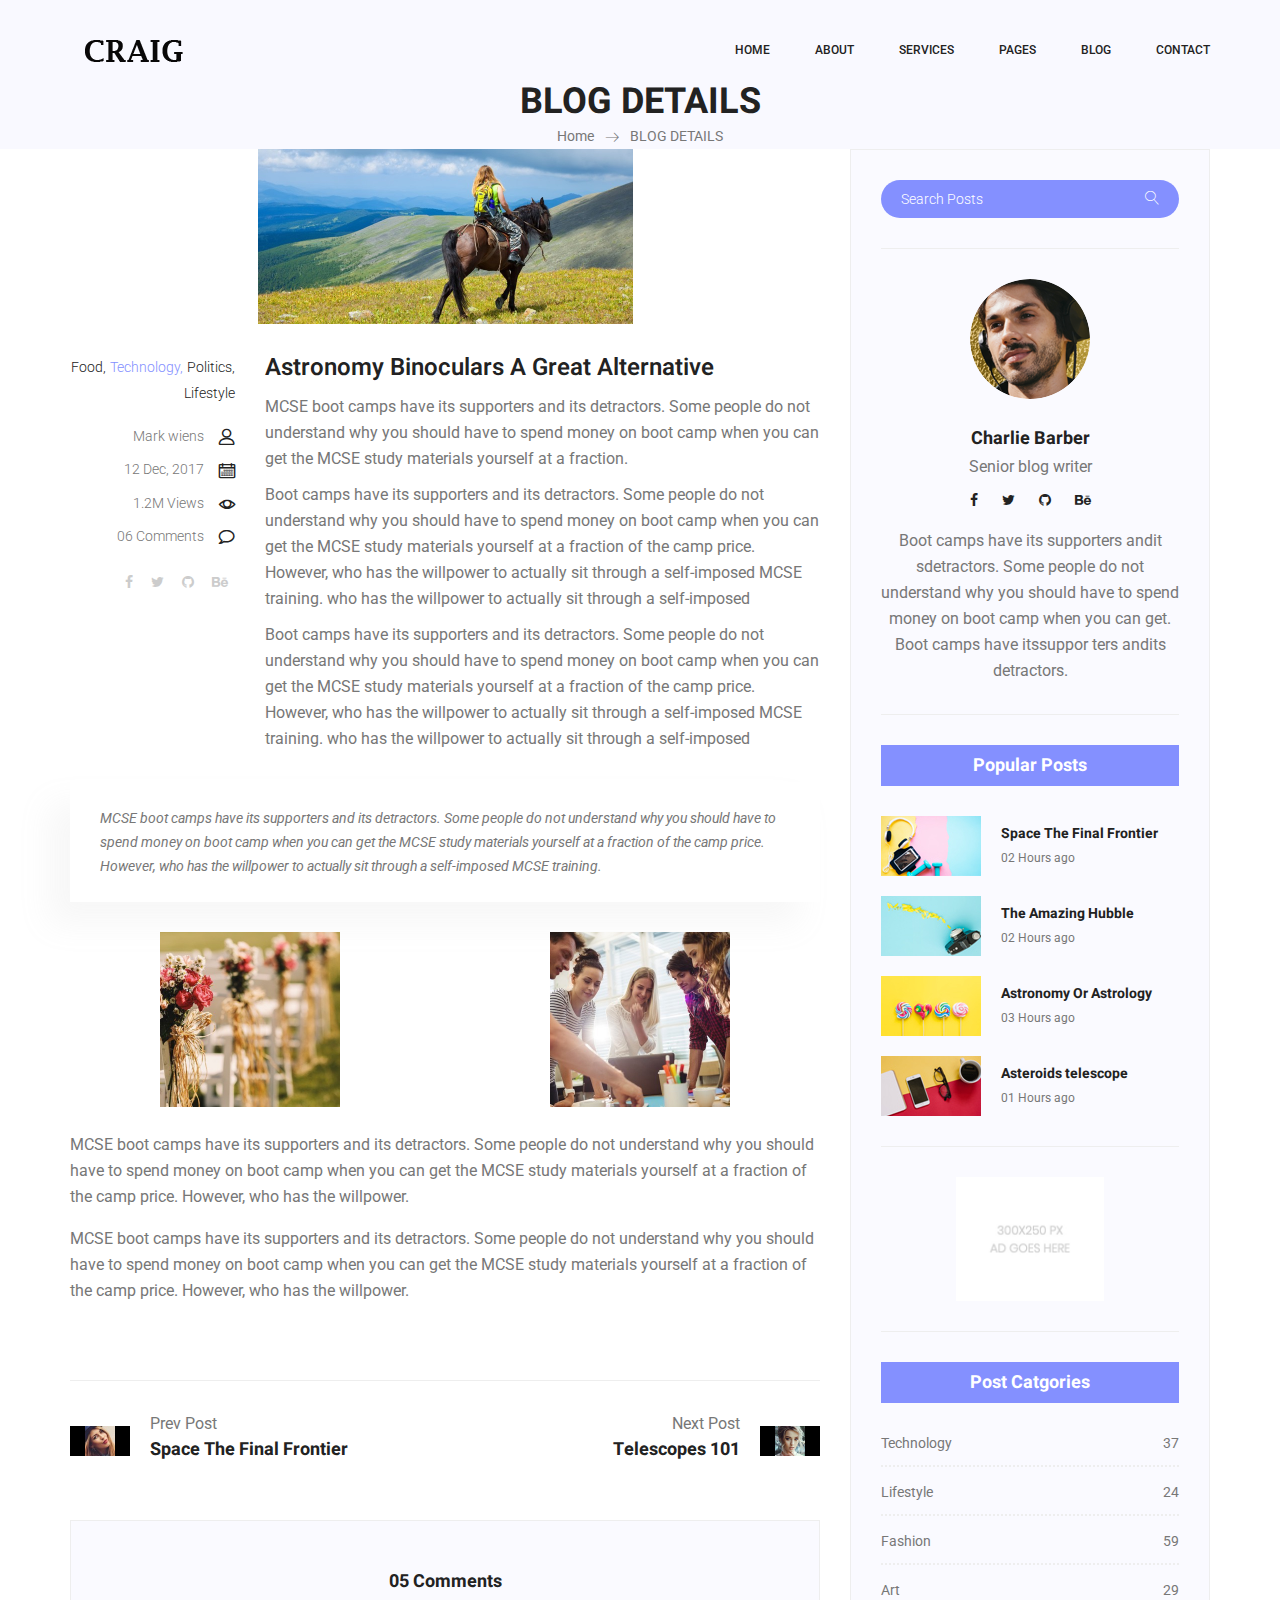
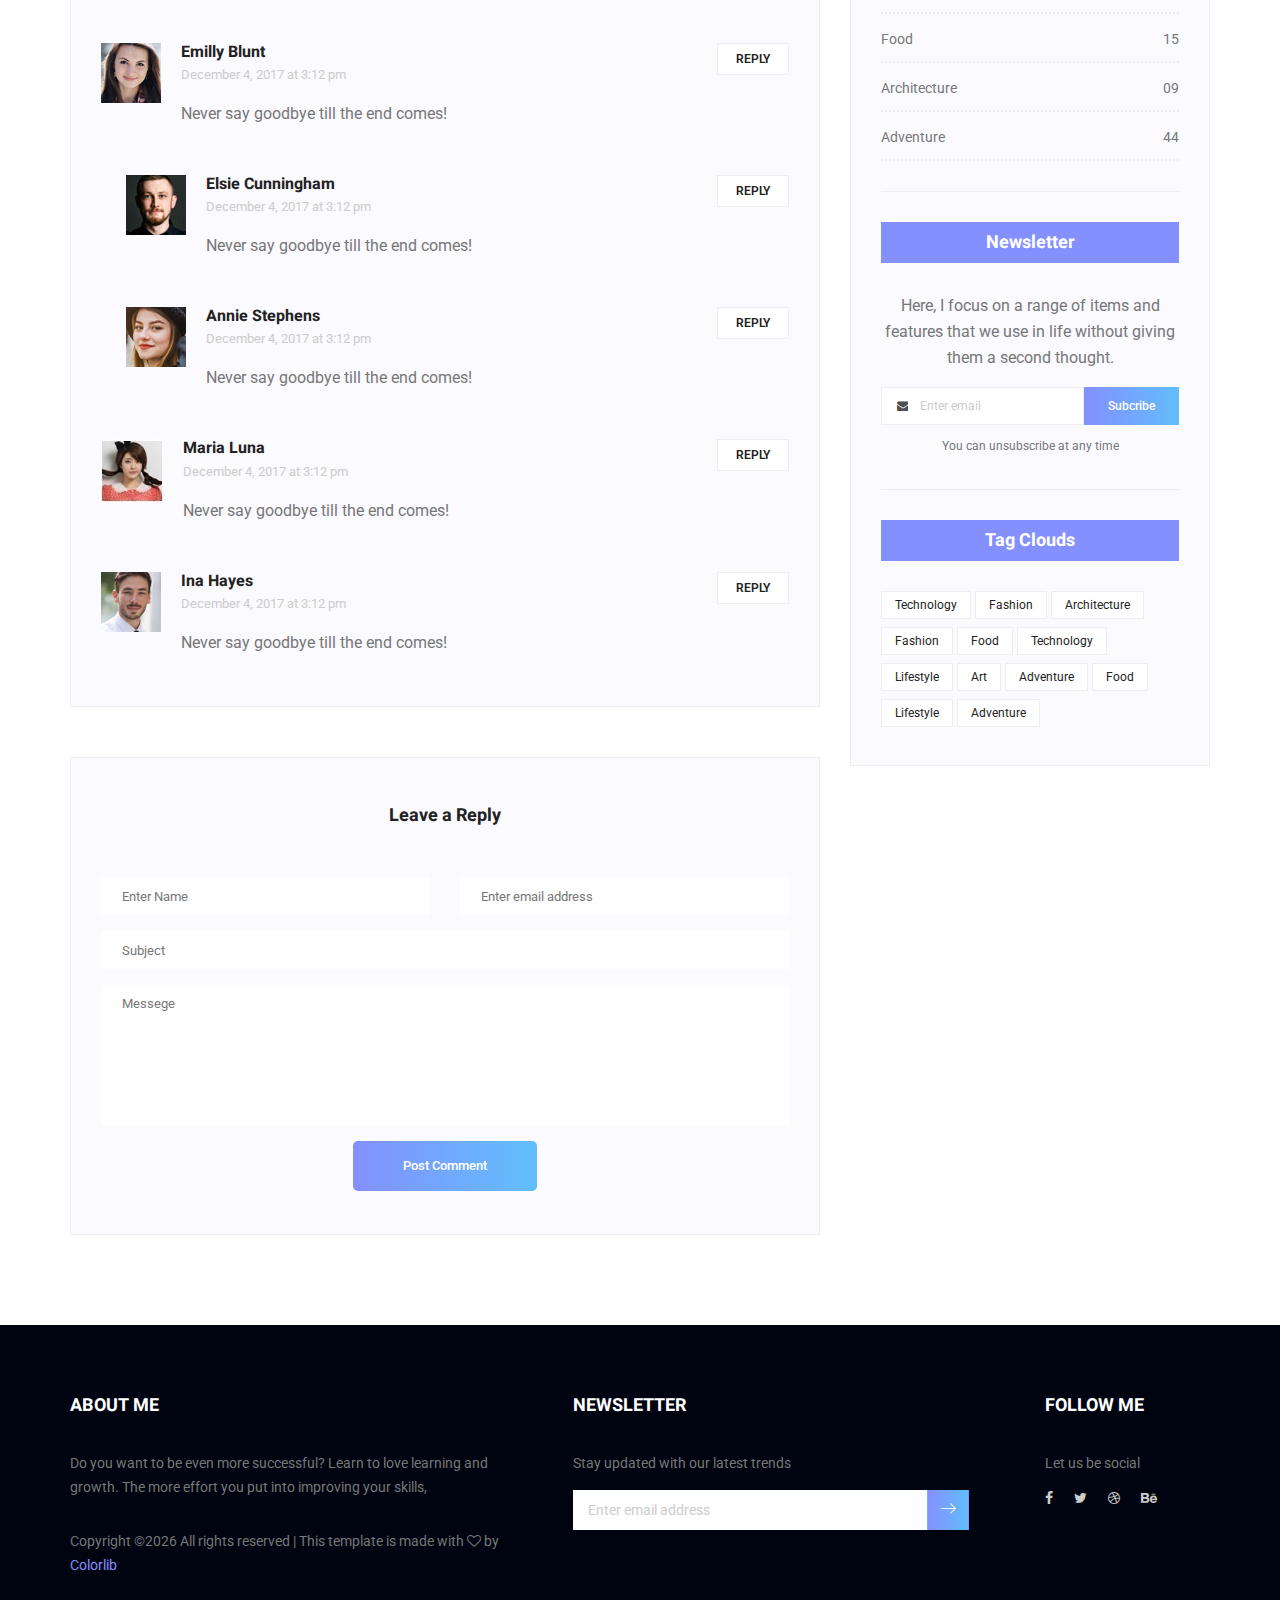
<file: single-blog.html>
<!doctype html>
<html lang="en">
    <head>
        <!-- Global site tag (gtag.js) - Google Analytics -->
		<script async src="https://www.googletagmanager.com/gtag/js?id=UA-145066222-1"></script>
		<script>
			window.dataLayer = window.dataLayer || [];
			function gtag(){dataLayer.push(arguments);}
			gtag('js', new Date());
			gtag('config', 'UA-145066222-1');
		</script>
        <!-- Required meta tags -->
        <meta charset="utf-8">
        <meta name="viewport" content="width=device-width, initial-scale=1, shrink-to-fit=no">
        <link rel="icon" href="img/CPFavicon.png" type="image/png">
        <title>Craig Parks</title>
        <!-- Bootstrap CSS -->
        <link rel="stylesheet" href="css/bootstrap.css">
        <link rel="stylesheet" href="vendors/linericon/style.css">
        <link rel="stylesheet" href="css/font-awesome.min.css">
        <link rel="stylesheet" href="vendors/owl-carousel/owl.carousel.min.css">
        <link rel="stylesheet" href="vendors/lightbox/simpleLightbox.css">
        <link rel="stylesheet" href="vendors/nice-select/css/nice-select.css">
        <link rel="stylesheet" href="vendors/animate-css/animate.css">
        <!-- main css -->
        <link rel="stylesheet" href="css/style.css">
        <link rel="stylesheet" href="css/responsive.css">
    </head>
    <body>
        
        <!--================Header Menu Area =================-->
        <header class="header_area">
            <div class="main_menu" id="mainNav">
            	<nav class="navbar navbar-expand-lg navbar-light">
					<div class="container box_1620">
						<!-- Brand and toggle get grouped for better mobile display -->
						<a class="navbar-brand logo_h" href="index.html"><img src="img/CraigLogo.png" alt=""></a>
						<button class="navbar-toggler" type="button" data-toggle="collapse" data-target="#navbarSupportedContent" aria-controls="navbarSupportedContent" aria-expanded="false" aria-label="Toggle navigation">
							<span class="icon-bar"></span>
							<span class="icon-bar"></span>
							<span class="icon-bar"></span>
						</button>
						<!-- Collect the nav links, forms, and other content for toggling -->
						<div class="collapse navbar-collapse offset" id="navbarSupportedContent">
							<ul class="nav navbar-nav menu_nav ml-auto">
								<li class="nav-item active"><a class="nav-link" href="index.html">Home</a></li> 
								<li class="nav-item"><a class="nav-link" href="about-us.html">About</a></li> 
								<li class="nav-item"><a class="nav-link" href="services.html">Services</a>
								<li class="nav-item submenu dropdown">
									<a href="#" class="nav-link dropdown-toggle" data-toggle="dropdown" role="button" aria-haspopup="true" aria-expanded="false">Pages</a>
									<ul class="dropdown-menu">
										<li class="nav-item"><a class="nav-link" href="portfolio.html">Portfolio</a></li>
										<li class="nav-item"><a class="nav-link" href="portfolio-details.html">Project Details</a></li>
										<li class="nav-item"><a class="nav-link" href="elements.html">Elements</a></li>
									</ul>
								</li> 
								<li class="nav-item submenu dropdown">
									<a href="#" class="nav-link dropdown-toggle" data-toggle="dropdown" role="button" aria-haspopup="true" aria-expanded="false">Blog</a>
									<ul class="dropdown-menu">
										<li class="nav-item"><a class="nav-link" href="blog.html">Blog</a></li>
										<li class="nav-item"><a class="nav-link" href="single-blog.html">Blog Details</a></li>
									</ul>
								</li> 
								<li class="nav-item"><a class="nav-link" href="contact.html">Contact</a></li>
							</ul>
						</div> 
					</div>
            	</nav>
            </div>
        </header>
        <!--================Header Menu Area =================-->
        
        <!--================Home Banner Area =================-->
        <section class="banner_area">
            <div class="banner_inner d-flex align-items-center">
            	<div class="overlay bg-parallax" data-stellar-ratio="0.9" data-stellar-vertical-offset="0" data-background=""></div>
				<div class="container">
					<div class="banner_content text-center">
						<h2>BLOG DETAILS</h2>
						<div class="page_link">
							<a href="index.html">Home</a>
							<a href="single-blog.html">BLOG DETAILS</a>
						</div>
						
					</div>
				</div>
            </div>
        </section>
        <!--================End Home Banner Area =================-->
        
        <!--================Blog Area =================-->
        <section class="blog_area single-post-area p_120">
            <div class="container">
                <div class="row">
                    <div class="col-lg-8 posts-list">
                        <div class="single-post row">
                            <div class="col-lg-12">
                                <div class="feature-img">
                                    <img class="img-fluid" src="img/blog/feature-img1.jpg" alt="">
                                </div>									
                            </div>
                            <div class="col-lg-3  col-md-3">
                                <div class="blog_info text-right">
                                    <div class="post_tag">
                                        <a href="#">Food,</a>
                                        <a class="active" href="#">Technology,</a>
                                        <a href="#">Politics,</a>
                                        <a href="#">Lifestyle</a>
                                    </div>
                                    <ul class="blog_meta list">
                                        <li><a href="#">Mark wiens<i class="lnr lnr-user"></i></a></li>
                                        <li><a href="#">12 Dec, 2017<i class="lnr lnr-calendar-full"></i></a></li>
                                        <li><a href="#">1.2M Views<i class="lnr lnr-eye"></i></a></li>
                                        <li><a href="#">06 Comments<i class="lnr lnr-bubble"></i></a></li>
                                    </ul>
                                    <ul class="social-links">
                                        <li><a href="#"><i class="fa fa-facebook"></i></a></li>
                                        <li><a href="#"><i class="fa fa-twitter"></i></a></li>
                                        <li><a href="#"><i class="fa fa-github"></i></a></li>
                                        <li><a href="#"><i class="fa fa-behance"></i></a></li>
                                    </ul>
                                </div>
                            </div>
                            <div class="col-lg-9 col-md-9 blog_details">
                                <h2>Astronomy Binoculars A Great Alternative</h2>
                                <p class="excert">
                                    MCSE boot camps have its supporters and its detractors. Some people do not understand why you should have to spend money on boot camp when you can get the MCSE study materials yourself at a fraction.
                                </p>
                                <p>
                                    Boot camps have its supporters and its detractors. Some people do not understand why you should have to spend money on boot camp when you can get the MCSE study materials yourself at a fraction of the camp price. However, who has the willpower to actually sit through a self-imposed MCSE training. who has the willpower to actually sit through a self-imposed
                                </p>
                                <p>
                                    Boot camps have its supporters and its detractors. Some people do not understand why you should have to spend money on boot camp when you can get the MCSE study materials yourself at a fraction of the camp price. However, who has the willpower to actually sit through a self-imposed MCSE training. who has the willpower to actually sit through a self-imposed
                                </p>
                            </div>
                            <div class="col-lg-12">
                                <div class="quotes">
                                    MCSE boot camps have its supporters and its detractors. Some people do not understand why you should have to spend money on boot camp when you can get the MCSE study materials yourself at a fraction of the camp price. However, who has the willpower to actually sit through a self-imposed MCSE training.										
                                </div>
                                <div class="row">
                                    <div class="col-6">
                                        <img class="img-fluid" src="img/blog/post-img1.jpg" alt="">
                                    </div>
                                    <div class="col-6">
                                        <img class="img-fluid" src="img/blog/post-img2.jpg" alt="">
                                    </div>	
                                    <div class="col-lg-12 mt-25">
                                        <p>
                                            MCSE boot camps have its supporters and its detractors. Some people do not understand why you should have to spend money on boot camp when you can get the MCSE study materials yourself at a fraction of the camp price. However, who has the willpower.
                                        </p>
                                        <p>
                                            MCSE boot camps have its supporters and its detractors. Some people do not understand why you should have to spend money on boot camp when you can get the MCSE study materials yourself at a fraction of the camp price. However, who has the willpower.
                                        </p>											
                                    </div>									
                                </div>
                            </div>
                        </div>
                        <div class="navigation-area">
                            <div class="row">
                                <div class="col-lg-6 col-md-6 col-12 nav-left flex-row d-flex justify-content-start align-items-center">
                                    <div class="thumb">
                                        <a href="#"><img class="img-fluid" src="img/blog/prev.jpg" alt=""></a>
                                    </div>
                                    <div class="arrow">
                                        <a href="#"><span class="lnr text-white lnr-arrow-left"></span></a>
                                    </div>
                                    <div class="detials">
                                        <p>Prev Post</p>
                                        <a href="#"><h4>Space The Final Frontier</h4></a>
                                    </div>
                                </div>
                                <div class="col-lg-6 col-md-6 col-12 nav-right flex-row d-flex justify-content-end align-items-center">
                                    <div class="detials">
                                        <p>Next Post</p>
                                        <a href="#"><h4>Telescopes 101</h4></a>
                                    </div>
                                    <div class="arrow">
                                        <a href="#"><span class="lnr text-white lnr-arrow-right"></span></a>
                                    </div>
                                    <div class="thumb">
                                        <a href="#"><img class="img-fluid" src="img/blog/next.jpg" alt=""></a>
                                    </div>										
                                </div>									
                            </div>
                        </div>
                        <div class="comments-area">
                            <h4>05 Comments</h4>
                            <div class="comment-list">
                                <div class="single-comment justify-content-between d-flex">
                                    <div class="user justify-content-between d-flex">
                                        <div class="thumb">
                                            <img src="img/blog/c1.jpg" alt="">
                                        </div>
                                        <div class="desc">
                                            <h5><a href="#">Emilly Blunt</a></h5>
                                            <p class="date">December 4, 2017 at 3:12 pm </p>
                                            <p class="comment">
                                                Never say goodbye till the end comes!
                                            </p>
                                        </div>
                                    </div>
                                    <div class="reply-btn">
                                           <a href="" class="btn-reply text-uppercase">reply</a> 
                                    </div>
                                </div>
                            </div>	
                            <div class="comment-list left-padding">
                                <div class="single-comment justify-content-between d-flex">
                                    <div class="user justify-content-between d-flex">
                                        <div class="thumb">
                                            <img src="img/blog/c2.jpg" alt="">
                                        </div>
                                        <div class="desc">
                                            <h5><a href="#">Elsie Cunningham</a></h5>
                                            <p class="date">December 4, 2017 at 3:12 pm </p>
                                            <p class="comment">
                                                Never say goodbye till the end comes!
                                            </p>
                                        </div>
                                    </div>
                                    <div class="reply-btn">
                                           <a href="" class="btn-reply text-uppercase">reply</a> 
                                    </div>
                                </div>
                            </div>	
                            <div class="comment-list left-padding">
                                <div class="single-comment justify-content-between d-flex">
                                    <div class="user justify-content-between d-flex">
                                        <div class="thumb">
                                            <img src="img/blog/c3.jpg" alt="">
                                        </div>
                                        <div class="desc">
                                            <h5><a href="#">Annie Stephens</a></h5>
                                            <p class="date">December 4, 2017 at 3:12 pm </p>
                                            <p class="comment">
                                                Never say goodbye till the end comes!
                                            </p>
                                        </div>
                                    </div>
                                    <div class="reply-btn">
                                           <a href="" class="btn-reply text-uppercase">reply</a> 
                                    </div>
                                </div>
                            </div>	
                            <div class="comment-list">
                                <div class="single-comment justify-content-between d-flex">
                                    <div class="user justify-content-between d-flex">
                                        <div class="thumb">
                                            <img src="img/blog/c4.jpg" alt="">
                                        </div>
                                        <div class="desc">
                                            <h5><a href="#">Maria Luna</a></h5>
                                            <p class="date">December 4, 2017 at 3:12 pm </p>
                                            <p class="comment">
                                                Never say goodbye till the end comes!
                                            </p>
                                        </div>
                                    </div>
                                    <div class="reply-btn">
                                           <a href="" class="btn-reply text-uppercase">reply</a> 
                                    </div>
                                </div>
                            </div>	
                            <div class="comment-list">
                                <div class="single-comment justify-content-between d-flex">
                                    <div class="user justify-content-between d-flex">
                                        <div class="thumb">
                                            <img src="img/blog/c5.jpg" alt="">
                                        </div>
                                        <div class="desc">
                                            <h5><a href="#">Ina Hayes</a></h5>
                                            <p class="date">December 4, 2017 at 3:12 pm </p>
                                            <p class="comment">
                                                Never say goodbye till the end comes!
                                            </p>
                                        </div>
                                    </div>
                                    <div class="reply-btn">
                                           <a href="" class="btn-reply text-uppercase">reply</a> 
                                    </div>
                                </div>
                            </div>	                                             				
                        </div>
                        <div class="comment-form">
                            <h4>Leave a Reply</h4>
                            <form>
                                <div class="form-group form-inline">
                                  <div class="form-group col-lg-6 col-md-6 name">
                                    <input type="text" class="form-control" id="name" placeholder="Enter Name" onfocus="this.placeholder = ''" onblur="this.placeholder = 'Enter Name'">
                                  </div>
                                  <div class="form-group col-lg-6 col-md-6 email">
                                    <input type="email" class="form-control" id="email" placeholder="Enter email address" onfocus="this.placeholder = ''" onblur="this.placeholder = 'Enter email address'">
                                  </div>										
                                </div>
                                <div class="form-group">
                                    <input type="text" class="form-control" id="subject" placeholder="Subject" onfocus="this.placeholder = ''" onblur="this.placeholder = 'Subject'">
                                </div>
                                <div class="form-group">
                                    <textarea class="form-control mb-10" rows="5" name="message" placeholder="Messege" onfocus="this.placeholder = ''" onblur="this.placeholder = 'Messege'" required=""></textarea>
                                </div>
                                <a href="#" class="primary-btn submit_btn">Post Comment</a>	
                            </form>
                        </div>
                    </div>
                    <div class="col-lg-4">
                        <div class="blog_right_sidebar">
                            <aside class="single_sidebar_widget search_widget">
                                <div class="input-group">
                                    <input type="text" class="form-control" placeholder="Search Posts">
                                    <span class="input-group-btn">
                                        <button class="btn btn-default" type="button"><i class="lnr lnr-magnifier"></i></button>
                                    </span>
                                </div><!-- /input-group -->
                                <div class="br"></div>
                            </aside>
                            <aside class="single_sidebar_widget author_widget">
                                <img class="author_img rounded-circle" src="img/blog/author.png" alt="">
                                <h4>Charlie Barber</h4>
                                <p>Senior blog writer</p>
                                <div class="social_icon">
                                    <a href="#"><i class="fa fa-facebook"></i></a>
                                    <a href="#"><i class="fa fa-twitter"></i></a>
                                    <a href="#"><i class="fa fa-github"></i></a>
                                    <a href="#"><i class="fa fa-behance"></i></a>
                                </div>
                                <p>Boot camps have its supporters andit sdetractors. Some people do not understand why you should have to spend money on boot camp when you can get. Boot camps have itssuppor ters andits detractors.</p>
                                <div class="br"></div>
                            </aside>
                            <aside class="single_sidebar_widget popular_post_widget">
                                <h3 class="widget_title">Popular Posts</h3>
                                <div class="media post_item">
                                    <img src="img/blog/popular-post/post1.jpg" alt="post">
                                    <div class="media-body">
                                        <a href="blog-details.html"><h3>Space The Final Frontier</h3></a>
                                        <p>02 Hours ago</p>
                                    </div>
                                </div>
                                <div class="media post_item">
                                    <img src="img/blog/popular-post/post2.jpg" alt="post">
                                    <div class="media-body">
                                        <a href="blog-details.html"><h3>The Amazing Hubble</h3></a>
                                        <p>02 Hours ago</p>
                                    </div>
                                </div>
                                <div class="media post_item">
                                    <img src="img/blog/popular-post/post3.jpg" alt="post">
                                    <div class="media-body">
                                        <a href="blog-details.html"><h3>Astronomy Or Astrology</h3></a>
                                        <p>03 Hours ago</p>
                                    </div>
                                </div>
                                <div class="media post_item">
                                    <img src="img/blog/popular-post/post4.jpg" alt="post">
                                    <div class="media-body">
                                        <a href="blog-details.html"><h3>Asteroids telescope</h3></a>
                                        <p>01 Hours ago</p>
                                    </div>
                                </div>
                                <div class="br"></div>
                            </aside>
                            <aside class="single_sidebar_widget ads_widget">
                                <a href="#"><img class="img-fluid" src="img/blog/add.jpg" alt=""></a>
                                <div class="br"></div>
                            </aside>
                            <aside class="single_sidebar_widget post_category_widget">
                                <h4 class="widget_title">Post Catgories</h4>
                                <ul class="list cat-list">
                                    <li>
                                        <a href="#" class="d-flex justify-content-between">
                                            <p>Technology</p>
                                            <p>37</p>
                                        </a>
                                    </li>
                                    <li>
                                        <a href="#" class="d-flex justify-content-between">
                                            <p>Lifestyle</p>
                                            <p>24</p>
                                        </a>
                                    </li>
                                    <li>
                                        <a href="#" class="d-flex justify-content-between">
                                            <p>Fashion</p>
                                            <p>59</p>
                                        </a>
                                    </li>
                                    <li>
                                        <a href="#" class="d-flex justify-content-between">
                                            <p>Art</p>
                                            <p>29</p>
                                        </a>
                                    </li>
                                    <li>
                                        <a href="#" class="d-flex justify-content-between">
                                            <p>Food</p>
                                            <p>15</p>
                                        </a>
                                    </li>
                                    <li>
                                        <a href="#" class="d-flex justify-content-between">
                                            <p>Architecture</p>
                                            <p>09</p>
                                        </a>
                                    </li>
                                    <li>
                                        <a href="#" class="d-flex justify-content-between">
                                            <p>Adventure</p>
                                            <p>44</p>
                                        </a>
                                    </li>															
                                </ul>
                                <div class="br"></div>
                            </aside>
                            <aside class="single-sidebar-widget newsletter_widget">
                                <h4 class="widget_title">Newsletter</h4>
                                <p>
                                Here, I focus on a range of items and features that we use in life without
                                giving them a second thought.
                                </p>
                                <div class="form-group d-flex flex-row">
                                    <div class="input-group">
                                        <div class="input-group-prepend">
                                            <div class="input-group-text"><i class="fa fa-envelope" aria-hidden="true"></i></div>
                                        </div>
                                        <input type="text" class="form-control" id="inlineFormInputGroup" placeholder="Enter email" onfocus="this.placeholder = ''" onblur="this.placeholder = 'Enter email'">
                                    </div>
                                    <a href="#" class="bbtns">Subcribe</a>
                                </div>	
                                <p class="text-bottom">You can unsubscribe at any time</p>	
                                <div class="br"></div>							
                            </aside>
                            <aside class="single-sidebar-widget tag_cloud_widget">
                                <h4 class="widget_title">Tag Clouds</h4>
                                <ul class="list">
                                    <li><a href="#">Technology</a></li>
                                    <li><a href="#">Fashion</a></li>
                                    <li><a href="#">Architecture</a></li>
                                    <li><a href="#">Fashion</a></li>
                                    <li><a href="#">Food</a></li>
                                    <li><a href="#">Technology</a></li>
                                    <li><a href="#">Lifestyle</a></li>
                                    <li><a href="#">Art</a></li>
                                    <li><a href="#">Adventure</a></li>
                                    <li><a href="#">Food</a></li>
                                    <li><a href="#">Lifestyle</a></li>
                                    <li><a href="#">Adventure</a></li>
                                </ul>
                            </aside>
                        </div>
                    </div>
                </div>
            </div>
        </section>
        <!--================Blog Area =================-->
        
        <!--================Footer Area =================-->
        <footer class="footer_area p_120">
        	<div class="container">
        		<div class="row footer_inner">
        			<div class="col-lg-5 col-sm-6">
        				<aside class="f_widget ab_widget">
        					<div class="f_title">
        						<h3>About Me</h3>
        					</div>
        					<p>Do you want to be even more successful? Learn to love learning and growth. The more effort you put into improving your skills,</p>
        					<p><!-- Link back to Colorlib can't be removed. Template is licensed under CC BY 3.0. -->
Copyright &copy;<script>document.write(new Date().getFullYear());</script> All rights reserved | This template is made with <i class="fa fa-heart-o" aria-hidden="true"></i> by <a href="https://colorlib.com" target="_blank">Colorlib</a>
<!-- Link back to Colorlib can't be removed. Template is licensed under CC BY 3.0. -->
</p>
        				</aside>
        			</div>
        			<div class="col-lg-5 col-sm-6">
        				<aside class="f_widget news_widget">
        					<div class="f_title">
        						<h3>Newsletter</h3>
        					</div>
        					<p>Stay updated with our latest trends</p>
        					<div id="mc_embed_signup">
                                <form target="_blank" action="https://spondonit.us12.list-manage.com/subscribe/post?u=1462626880ade1ac87bd9c93a&amp;id=92a4423d01" method="get" class="subscribe_form relative">
                                	<div class="input-group d-flex flex-row">
                                        <input name="EMAIL" placeholder="Enter email address" onfocus="this.placeholder = ''" onblur="this.placeholder = 'Email Address '" required="" type="email">
                                        <button class="btn sub-btn"><span class="lnr lnr-arrow-right"></span></button>		
                                    </div>				
                                    <div class="mt-10 info"></div>
                                </form>
                            </div>
        				</aside>
        			</div>
        			<div class="col-lg-2">
        				<aside class="f_widget social_widget">
        					<div class="f_title">
        						<h3>Follow Me</h3>
        					</div>
        					<p>Let us be social</p>
        					<ul class="list">
        						<li><a href="#"><i class="fa fa-facebook"></i></a></li>
        						<li><a href="#"><i class="fa fa-twitter"></i></a></li>
        						<li><a href="#"><i class="fa fa-dribbble"></i></a></li>
        						<li><a href="#"><i class="fa fa-behance"></i></a></li>
        					</ul>
        				</aside>
        			</div>
        		</div>
        	</div>
        </footer>
        <!--================End Footer Area =================-->
        
        
        
        
        <!-- Optional JavaScript -->
        <!-- jQuery first, then Popper.js, then Bootstrap JS -->
        <script src="js/jquery-3.2.1.min.js"></script>
        <script src="js/popper.js"></script>
        <script src="js/bootstrap.min.js"></script>
        <script src="js/stellar.js"></script>
        <script src="vendors/lightbox/simpleLightbox.min.js"></script>
        <script src="vendors/nice-select/js/jquery.nice-select.min.js"></script>
        <script src="vendors/isotope/imagesloaded.pkgd.min.js"></script>
        <script src="vendors/isotope/isotope-min.js"></script>
        <script src="vendors/owl-carousel/owl.carousel.min.js"></script>
        <script src="js/jquery.ajaxchimp.min.js"></script>
        <script src="js/mail-script.js"></script>
        <script src="vendors/counter-up/jquery.waypoints.min.js"></script>
        <script src="vendors/counter-up/jquery.counterup.min.js"></script>
        <script src="js/theme.js"></script>
    </body>
</html>
</file>
<file: vendors/linericon/style.css>
@font-face {
	font-family: 'Linearicons-Free';
	src:url('fonts/Linearicons-Free.eot?w118d');
	src:url('fonts/Linearicons-Free.eot?#iefixw118d') format('embedded-opentype'),
		url('fonts/Linearicons-Free.woff2?w118d') format('woff2'),
		url('fonts/Linearicons-Free.woff?w118d') format('woff'),
		url('fonts/Linearicons-Free.ttf?w118d') format('truetype'),
		url('fonts/Linearicons-Free.svg?w118d#Linearicons-Free') format('svg');
	font-weight: normal;
	font-style: normal;
}

.lnr {
	font-family: 'Linearicons-Free';
	speak: none;
	font-style: normal;
	font-weight: normal;
	font-variant: normal;
	text-transform: none;
	line-height: 1;

	/* Better Font Rendering =========== */
	-webkit-font-smoothing: antialiased;
	-moz-osx-font-smoothing: grayscale;
}

.lnr-home:before {
	content: "\e800";
}
.lnr-apartment:before {
	content: "\e801";
}
.lnr-pencil:before {
	content: "\e802";
}
.lnr-magic-wand:before {
	content: "\e803";
}
.lnr-drop:before {
	content: "\e804";
}
.lnr-lighter:before {
	content: "\e805";
}
.lnr-poop:before {
	content: "\e806";
}
.lnr-sun:before {
	content: "\e807";
}
.lnr-moon:before {
	content: "\e808";
}
.lnr-cloud:before {
	content: "\e809";
}
.lnr-cloud-upload:before {
	content: "\e80a";
}
.lnr-cloud-download:before {
	content: "\e80b";
}
.lnr-cloud-sync:before {
	content: "\e80c";
}
.lnr-cloud-check:before {
	content: "\e80d";
}
.lnr-database:before {
	content: "\e80e";
}
.lnr-lock:before {
	content: "\e80f";
}
.lnr-cog:before {
	content: "\e810";
}
.lnr-trash:before {
	content: "\e811";
}
.lnr-dice:before {
	content: "\e812";
}
.lnr-heart:before {
	content: "\e813";
}
.lnr-star:before {
	content: "\e814";
}
.lnr-star-half:before {
	content: "\e815";
}
.lnr-star-empty:before {
	content: "\e816";
}
.lnr-flag:before {
	content: "\e817";
}
.lnr-envelope:before {
	content: "\e818";
}
.lnr-paperclip:before {
	content: "\e819";
}
.lnr-inbox:before {
	content: "\e81a";
}
.lnr-eye:before {
	content: "\e81b";
}
.lnr-printer:before {
	content: "\e81c";
}
.lnr-file-empty:before {
	content: "\e81d";
}
.lnr-file-add:before {
	content: "\e81e";
}
.lnr-enter:before {
	content: "\e81f";
}
.lnr-exit:before {
	content: "\e820";
}
.lnr-graduation-hat:before {
	content: "\e821";
}
.lnr-license:before {
	content: "\e822";
}
.lnr-music-note:before {
	content: "\e823";
}
.lnr-film-play:before {
	content: "\e824";
}
.lnr-camera-video:before {
	content: "\e825";
}
.lnr-camera:before {
	content: "\e826";
}
.lnr-picture:before {
	content: "\e827";
}
.lnr-book:before {
	content: "\e828";
}
.lnr-bookmark:before {
	content: "\e829";
}
.lnr-user:before {
	content: "\e82a";
}
.lnr-users:before {
	content: "\e82b";
}
.lnr-shirt:before {
	content: "\e82c";
}
.lnr-store:before {
	content: "\e82d";
}
.lnr-cart:before {
	content: "\e82e";
}
.lnr-tag:before {
	content: "\e82f";
}
.lnr-phone-handset:before {
	content: "\e830";
}
.lnr-phone:before {
	content: "\e831";
}
.lnr-pushpin:before {
	content: "\e832";
}
.lnr-map-marker:before {
	content: "\e833";
}
.lnr-map:before {
	content: "\e834";
}
.lnr-location:before {
	content: "\e835";
}
.lnr-calendar-full:before {
	content: "\e836";
}
.lnr-keyboard:before {
	content: "\e837";
}
.lnr-spell-check:before {
	content: "\e838";
}
.lnr-screen:before {
	content: "\e839";
}
.lnr-smartphone:before {
	content: "\e83a";
}
.lnr-tablet:before {
	content: "\e83b";
}
.lnr-laptop:before {
	content: "\e83c";
}
.lnr-laptop-phone:before {
	content: "\e83d";
}
.lnr-power-switch:before {
	content: "\e83e";
}
.lnr-bubble:before {
	content: "\e83f";
}
.lnr-heart-pulse:before {
	content: "\e840";
}
.lnr-construction:before {
	content: "\e841";
}
.lnr-pie-chart:before {
	content: "\e842";
}
.lnr-chart-bars:before {
	content: "\e843";
}
.lnr-gift:before {
	content: "\e844";
}
.lnr-diamond:before {
	content: "\e845";
}
.lnr-linearicons:before {
	content: "\e846";
}
.lnr-dinner:before {
	content: "\e847";
}
.lnr-coffee-cup:before {
	content: "\e848";
}
.lnr-leaf:before {
	content: "\e849";
}
.lnr-paw:before {
	content: "\e84a";
}
.lnr-rocket:before {
	content: "\e84b";
}
.lnr-briefcase:before {
	content: "\e84c";
}
.lnr-bus:before {
	content: "\e84d";
}
.lnr-car:before {
	content: "\e84e";
}
.lnr-train:before {
	content: "\e84f";
}
.lnr-bicycle:before {
	content: "\e850";
}
.lnr-wheelchair:before {
	content: "\e851";
}
.lnr-select:before {
	content: "\e852";
}
.lnr-earth:before {
	content: "\e853";
}
.lnr-smile:before {
	content: "\e854";
}
.lnr-sad:before {
	content: "\e855";
}
.lnr-neutral:before {
	content: "\e856";
}
.lnr-mustache:before {
	content: "\e857";
}
.lnr-alarm:before {
	content: "\e858";
}
.lnr-bullhorn:before {
	content: "\e859";
}
.lnr-volume-high:before {
	content: "\e85a";
}
.lnr-volume-medium:before {
	content: "\e85b";
}
.lnr-volume-low:before {
	content: "\e85c";
}
.lnr-volume:before {
	content: "\e85d";
}
.lnr-mic:before {
	content: "\e85e";
}
.lnr-hourglass:before {
	content: "\e85f";
}
.lnr-undo:before {
	content: "\e860";
}
.lnr-redo:before {
	content: "\e861";
}
.lnr-sync:before {
	content: "\e862";
}
.lnr-history:before {
	content: "\e863";
}
.lnr-clock:before {
	content: "\e864";
}
.lnr-download:before {
	content: "\e865";
}
.lnr-upload:before {
	content: "\e866";
}
.lnr-enter-down:before {
	content: "\e867";
}
.lnr-exit-up:before {
	content: "\e868";
}
.lnr-bug:before {
	content: "\e869";
}
.lnr-code:before {
	content: "\e86a";
}
.lnr-link:before {
	content: "\e86b";
}
.lnr-unlink:before {
	content: "\e86c";
}
.lnr-thumbs-up:before {
	content: "\e86d";
}
.lnr-thumbs-down:before {
	content: "\e86e";
}
.lnr-magnifier:before {
	content: "\e86f";
}
.lnr-cross:before {
	content: "\e870";
}
.lnr-menu:before {
	content: "\e871";
}
.lnr-list:before {
	content: "\e872";
}
.lnr-chevron-up:before {
	content: "\e873";
}
.lnr-chevron-down:before {
	content: "\e874";
}
.lnr-chevron-left:before {
	content: "\e875";
}
.lnr-chevron-right:before {
	content: "\e876";
}
.lnr-arrow-up:before {
	content: "\e877";
}
.lnr-arrow-down:before {
	content: "\e878";
}
.lnr-arrow-left:before {
	content: "\e879";
}
.lnr-arrow-right:before {
	content: "\e87a";
}
.lnr-move:before {
	content: "\e87b";
}
.lnr-warning:before {
	content: "\e87c";
}
.lnr-question-circle:before {
	content: "\e87d";
}
.lnr-menu-circle:before {
	content: "\e87e";
}
.lnr-checkmark-circle:before {
	content: "\e87f";
}
.lnr-cross-circle:before {
	content: "\e880";
}
.lnr-plus-circle:before {
	content: "\e881";
}
.lnr-circle-minus:before {
	content: "\e882";
}
.lnr-arrow-up-circle:before {
	content: "\e883";
}
.lnr-arrow-down-circle:before {
	content: "\e884";
}
.lnr-arrow-left-circle:before {
	content: "\e885";
}
.lnr-arrow-right-circle:before {
	content: "\e886";
}
.lnr-chevron-up-circle:before {
	content: "\e887";
}
.lnr-chevron-down-circle:before {
	content: "\e888";
}
.lnr-chevron-left-circle:before {
	content: "\e889";
}
.lnr-chevron-right-circle:before {
	content: "\e88a";
}
.lnr-crop:before {
	content: "\e88b";
}
.lnr-frame-expand:before {
	content: "\e88c";
}
.lnr-frame-contract:before {
	content: "\e88d";
}
.lnr-layers:before {
	content: "\e88e";
}
.lnr-funnel:before {
	content: "\e88f";
}
.lnr-text-format:before {
	content: "\e890";
}
.lnr-text-format-remove:before {
	content: "\e891";
}
.lnr-text-size:before {
	content: "\e892";
}
.lnr-bold:before {
	content: "\e893";
}
.lnr-italic:before {
	content: "\e894";
}
.lnr-underline:before {
	content: "\e895";
}
.lnr-strikethrough:before {
	content: "\e896";
}
.lnr-highlight:before {
	content: "\e897";
}
.lnr-text-align-left:before {
	content: "\e898";
}
.lnr-text-align-center:before {
	content: "\e899";
}
.lnr-text-align-right:before {
	content: "\e89a";
}
.lnr-text-align-justify:before {
	content: "\e89b";
}
.lnr-line-spacing:before {
	content: "\e89c";
}
.lnr-indent-increase:before {
	content: "\e89d";
}
.lnr-indent-decrease:before {
	content: "\e89e";
}
.lnr-pilcrow:before {
	content: "\e89f";
}
.lnr-direction-ltr:before {
	content: "\e8a0";
}
.lnr-direction-rtl:before {
	content: "\e8a1";
}
.lnr-page-break:before {
	content: "\e8a2";
}
.lnr-sort-alpha-asc:before {
	content: "\e8a3";
}
.lnr-sort-amount-asc:before {
	content: "\e8a4";
}
.lnr-hand:before {
	content: "\e8a5";
}
.lnr-pointer-up:before {
	content: "\e8a6";
}
.lnr-pointer-right:before {
	content: "\e8a7";
}
.lnr-pointer-down:before {
	content: "\e8a8";
}
.lnr-pointer-left:before {
	content: "\e8a9";
}
</file>
<file: vendors/nice-select/css/nice-select.css>
.nice-select {
  -webkit-tap-highlight-color: transparent;
  background-color: #fff;
  border-radius: 5px;
  border: solid 1px #e8e8e8;
  box-sizing: border-box;
  clear: both;
  cursor: pointer;
  display: block;
  float: left;
  font-family: inherit;
  font-size: 14px;
  font-weight: normal;
  height: 42px;
  line-height: 40px;
  outline: none;
  padding-left: 18px;
  padding-right: 30px;
  position: relative;
  text-align: left !important;
  -webkit-transition: all 0.2s ease-in-out;
  transition: all 0.2s ease-in-out;
  -webkit-user-select: none;
     -moz-user-select: none;
      -ms-user-select: none;
          user-select: none;
  white-space: nowrap;
  width: auto; }
  .nice-select:hover {
    border-color: #dbdbdb; }
  .nice-select:active, .nice-select.open, .nice-select:focus {
    border-color: #999; }
  .nice-select:after {
    border-bottom: 2px solid #999;
    border-right: 2px solid #999;
    content: '';
    display: block;
    height: 5px;
    margin-top: -4px;
    pointer-events: none;
    position: absolute;
    right: 12px;
    top: 50%;
    -webkit-transform-origin: 66% 66%;
        -ms-transform-origin: 66% 66%;
            transform-origin: 66% 66%;
    -webkit-transform: rotate(45deg);
        -ms-transform: rotate(45deg);
            transform: rotate(45deg);
    -webkit-transition: all 0.15s ease-in-out;
    transition: all 0.15s ease-in-out;
    width: 5px; }
  .nice-select.open:after {
    -webkit-transform: rotate(-135deg);
        -ms-transform: rotate(-135deg);
            transform: rotate(-135deg); }
  .nice-select.open .list {
    opacity: 1;
    pointer-events: auto;
    -webkit-transform: scale(1) translateY(0);
        -ms-transform: scale(1) translateY(0);
            transform: scale(1) translateY(0); }
  .nice-select.disabled {
    border-color: #ededed;
    color: #999;
    pointer-events: none; }
    .nice-select.disabled:after {
      border-color: #cccccc; }
  .nice-select.wide {
    width: 100%; }
    .nice-select.wide .list {
      left: 0 !important;
      right: 0 !important; }
  .nice-select.right {
    float: right; }
    .nice-select.right .list {
      left: auto;
      right: 0; }
  .nice-select.small {
    font-size: 12px;
    height: 36px;
    line-height: 34px; }
    .nice-select.small:after {
      height: 4px;
      width: 4px; }
    .nice-select.small .option {
      line-height: 34px;
      min-height: 34px; }
  .nice-select .list {
    background-color: #fff;
    border-radius: 5px;
    box-shadow: 0 0 0 1px rgba(68, 68, 68, 0.11);
    box-sizing: border-box;
    margin-top: 4px;
    opacity: 0;
    overflow: hidden;
    padding: 0;
    pointer-events: none;
    position: absolute;
    top: 100%;
    left: 0;
    -webkit-transform-origin: 50% 0;
        -ms-transform-origin: 50% 0;
            transform-origin: 50% 0;
    -webkit-transform: scale(0.75) translateY(-21px);
        -ms-transform: scale(0.75) translateY(-21px);
            transform: scale(0.75) translateY(-21px);
    -webkit-transition: all 0.2s cubic-bezier(0.5, 0, 0, 1.25), opacity 0.15s ease-out;
    transition: all 0.2s cubic-bezier(0.5, 0, 0, 1.25), opacity 0.15s ease-out;
    z-index: 9; }
    .nice-select .list:hover .option:not(:hover) {
      background-color: transparent !important; }
  .nice-select .option {
    cursor: pointer;
    font-weight: 400;
    line-height: 40px;
    list-style: none;
    min-height: 40px;
    outline: none;
    padding-left: 18px;
    padding-right: 29px;
    text-align: left;
    -webkit-transition: all 0.2s;
    transition: all 0.2s; }
    .nice-select .option:hover, .nice-select .option.focus, .nice-select .option.selected.focus {
      background-color: #f6f6f6; }
    .nice-select .option.selected {
      font-weight: bold; }
    .nice-select .option.disabled {
      background-color: transparent;
      color: #999;
      cursor: default; }

.no-csspointerevents .nice-select .list {
  display: none; }

.no-csspointerevents .nice-select.open .list {
  display: block; }
</file>
<file: vendors/flaticon/flaticon.css>
/*
  	Flaticon icon font: Flaticon
  	Creation date: 26/06/2018 17:19
  	*/

@font-face {
  font-family: "Flaticon";
  src: url("./Flaticon.eot");
  src: url("./Flaticon.eot?#iefix") format("embedded-opentype"),
       url("./Flaticon.woff") format("woff"),
       url("./Flaticon.ttf") format("truetype"),
       url("./Flaticon.svg#Flaticon") format("svg");
  font-weight: normal;
  font-style: normal;
}

@media screen and (-webkit-min-device-pixel-ratio:0) {
  @font-face {
    font-family: "Flaticon";
    src: url("./Flaticon.svg#Flaticon") format("svg");
  }
}

[class^="flaticon-"]:before, [class*=" flaticon-"]:before,
[class^="flaticon-"]:after, [class*=" flaticon-"]:after {   
  font-family: Flaticon;
        font-size: 20px;
font-style: normal;
margin-left: 20px;
}

.flaticon-skyline:before { content: "\f100"; }
.flaticon-sketch:before { content: "\f101"; }
.flaticon-city:before { content: "\f102"; }
</file>
<file: css/style.css>
/*----------------------------------------------------
@File: Default Styles
@Author: Rocky Ahmed
@URL: http://wethemez.com
Author E-mail: rockybd1995@gmail.com

This file contains the styling for the actual theme, this
is the file you need to edit to change the look of the
theme.
---------------------------------------------------- */
/*=====================================================================
@Template Name: HostHub Construction 
@Author: Rocky Ahmed
@Developed By: Rocky Ahmed
@Developer URL: http://rocky.wethemez.com
Author E-mail: rockybd1995@gmail.com

@Default Styles

Table of Content:
01/ Variables
02/ predefin
03/ header
04/ button
05/ banner
06/ breadcrumb
07/ about
08/ team
09/ project 
10/ price 
11/ team 
12/ blog 
13/ video  
14/ features  
15/ career  
16/ contact 
17/ footer

=====================================================================*/
/*----------------------------------------------------*/
/*font Variables*/
/*Color Variables*/
/*=================== fonts ====================*/
@import url("https://fonts.googleapis.com/css?family=Heebo:300,400,500,700|Roboto:300,400,500,700");
/*---------------------------------------------------- */
/*----------------------------------------------------*/
.list {
  list-style: none;
  margin: 0px;
  padding: 0px; }

a {
  text-decoration: none;
  transition: all 0.3s ease-in-out; }
  a:hover, a:focus {
    text-decoration: none;
    outline: none; }

.row.m0 {
  margin: 0px; }

body {
  line-height: 26px;
  font-size: 16px;
  font-family: "Roboto", sans-serif;
  font-weight: normal;
  color: #777777; }

h1, h2, h3, h4, h5, h6 {
  font-family: "Heebo", sans-serif;
  font-weight: bold; }

button:focus {
  outline: none;
  box-shadow: none; }

.p_120 {
  padding-top: 70px;
  margin-top: -70px;
  padding-bottom: 120px; }

.pad_top {
  padding-top: 120px; }

.pad_btm {
  padding-bottom: 120px; }

.mt-25 {
  margin-top: 25px; }

.p0 {
  padding-left: 0px;
  padding-right: 0px; }

@media (min-width: 1200px) {
  .container {
    max-width: 1170px; } }

@media (min-width: 1620px) {
  .box_1620 {
    max-width: 1650px;
    margin: auto; } }
.white_bg {
  background: #fff !important; }

/* Main Title Area css
============================================================================================ */
.main_title {
  text-align: center;
  margin-bottom: 75px; }
  .main_title h2 {
    font-family: "Heebo", sans-serif;
    font-size: 36px;
    color: #222222;
    font-weight: bold;
    margin-bottom: 15px;
    text-transform: uppercase; }
  .main_title p {
    font-size: 16px;
    font-family: "Roboto", sans-serif;
    line-height: 26px;
    color: #777777;
    margin-bottom: 0px;
    max-width: 570px;
    margin: auto; }
  .main_title.white h2 {
    color: #fff; }
  .main_title.white p {
    color: #fff;
    opacity: .6; }

/* End Main Title Area css
============================================================================================ */
/*---------------------------------------------------- */
/*----------------------------------------------------*/
.header_area {
  position: absolute;
  width: 100%;
  top: 0;
  left: 0;
  z-index: 99;
  transition: background 0.4s, all 0.3s linear; }
  .header_area .navbar {
    background: transparent;
    padding: 0px;
    border: 0px;
    border-radius: 0px; }
    .header_area .navbar .nav .nav-item {
      margin-right: 45px; }
      .header_area .navbar .nav .nav-item .nav-link {
        font: 500 12px/100px "Roboto", sans-serif;
        text-transform: uppercase;
        color: #222222;
        padding: 0px;
        display: inline-block; }
        .header_area .navbar .nav .nav-item .nav-link:after {
          display: none; }
      .header_area .navbar .nav .nav-item.submenu {
        position: relative; }
        .header_area .navbar .nav .nav-item.submenu ul {
          border: none;
          padding: 0px;
          border-radius: 0px;
          box-shadow: none;
          margin: 0px;
          background: #fff; }
          @media (min-width: 992px) {
            .header_area .navbar .nav .nav-item.submenu ul {
              position: absolute;
              top: 120%;
              left: 0px;
              min-width: 200px;
              text-align: left;
              opacity: 0;
              transition: all 300ms ease-in;
              visibility: hidden;
              display: block;
              border: none;
              padding: 0px;
              border-radius: 0px;
              box-shadow: 0px 10px 30px 0px rgba(0, 0, 0, 0.4); } }
          .header_area .navbar .nav .nav-item.submenu ul:before {
            content: "";
            width: 0;
            height: 0;
            border-style: solid;
            border-width: 10px 10px 0 10px;
            border-color: #eeeeee transparent transparent transparent;
            position: absolute;
            right: 24px;
            top: 45px;
            z-index: 3;
            opacity: 0;
            transition: all 400ms linear; }
          .header_area .navbar .nav .nav-item.submenu ul .nav-item {
            display: block;
            float: none;
            margin-right: 0px;
            border-bottom: 1px solid #ededed;
            margin-left: 0px;
            transition: all 0.4s linear; }
            .header_area .navbar .nav .nav-item.submenu ul .nav-item .nav-link {
              line-height: 45px;
              color: #222222;
              padding: 0px 30px;
              transition: all 150ms linear;
              display: block;
              margin-right: 0px; }
            .header_area .navbar .nav .nav-item.submenu ul .nav-item:last-child {
              border-bottom: none; }
            .header_area .navbar .nav .nav-item.submenu ul .nav-item:hover .nav-link {
              background: #8490ff;
              color: #fff; }
        @media (min-width: 992px) {
          .header_area .navbar .nav .nav-item.submenu:hover ul {
            visibility: visible;
            opacity: 1;
            top: 100%; } }
        .header_area .navbar .nav .nav-item.submenu:hover ul .nav-item {
          margin-top: 0px; }
      .header_area .navbar .nav .nav-item:last-child {
        margin-right: 0px; }
    .header_area .navbar .search {
      font-size: 12px;
      line-height: 60px;
      display: inline-block;
      color: #222222;
      margin-left: 80px; }
      .header_area .navbar .search i {
        font-weight: 600; }
  .header_area.navbar_fixed .main_menu {
    position: fixed;
    width: 100%;
    top: -70px;
    left: 0;
    right: 0;
    background: #fff;
    transform: translateY(70px);
    transition: transform 500ms ease, background 500ms ease;
    -webkit-transition: transform 500ms ease, background 500ms ease;
    box-shadow: 0px 3px 16px 0px rgba(0, 0, 0, 0.1); }
    .header_area.navbar_fixed .main_menu .navbar .nav .nav-item .nav-link {
      line-height: 70px; }
  @media (min-width: 992px) {
    .header_area.white_menu .navbar .navbar-brand img {
      display: none; }
      .header_area.white_menu .navbar .navbar-brand img + img {
        display: inline-block; } }
  @media (max-width: 991px) {
    .header_area.white_menu .navbar .navbar-brand img {
      display: inline-block; }
      .header_area.white_menu .navbar .navbar-brand img + img {
        display: none; } }
  .header_area.white_menu .navbar .nav .nav-item .nav-link {
    color: #fff; }
  .header_area.white_menu.navbar_fixed .main_menu .navbar .navbar-brand img {
    display: inline-block; }
    .header_area.white_menu.navbar_fixed .main_menu .navbar .navbar-brand img + img {
      display: none; }
  .header_area.white_menu.navbar_fixed .main_menu .navbar .nav .nav-item .nav-link {
    line-height: 70px;
    color: #222222; }

.top_menu {
  background: #ec9d5f; }
  .top_menu .float-left a {
    line-height: 40px;
    display: inline-block;
    color: #fff;
    font-family: "Roboto", sans-serif;
    text-transform: uppercase;
    font-size: 12px;
    margin-right: 50px;
    transition: all 300ms linear 0s; }
    .top_menu .float-left a:last-child {
      margin-right: 0px; }
    .top_menu .float-left a:hover {
      color: #8490ff; }
  .top_menu .float-right .pur_btn {
    background: #8490ff;
    color: #fff;
    font-family: "Roboto", sans-serif;
    line-height: 40px;
    display: block;
    padding: 0px 40px;
    font-weight: 500;
    font-size: 12px; }

/*---------------------------------------------------- */
/*----------------------------------------------------*/
/* Home Banner Area css
============================================================================================ */
.home_banner_area {
  z-index: 1;
  background: url(../img/banner/home-banner.jpg) no-repeat scroll center center;
  background-size: cover; }
  .home_banner_area .banner_inner {
    width: 100%;  }
    .home_banner_area .banner_inner .home_left_img {
      padding-top: 195px; }
    .home_banner_area .banner_inner .col-lg-6 {
      vertical-align: middle;
      align-self: center; }
    .home_banner_area .banner_inner .banner_content {
      text-align: left;
      color: #222222; }
      .home_banner_area .banner_inner .banner_content h5 {
        font-size: 14px;
        font-family: "Roboto", sans-serif;
        text-transform: uppercase;
        letter-spacing: 2.1px;
        margin-bottom: 20px; }
      .home_banner_area .banner_inner .banner_content h2 {
        margin-top: 0px;
        font-size: 48px;
        font-weight: bold;
        font-family: "Heebo", sans-serif;
        line-height: 54px;
        text-transform: uppercase;
        margin-bottom: 20px; }
      .home_banner_area .banner_inner .banner_content p {
        color: #777777;
        font-family: "Roboto", sans-serif;
        max-width: 680px;
        font-size: 14px;
        line-height: 26px;
        margin: 0px auto 45px; }
      .home_banner_area .banner_inner .banner_content .banner_map_img {
        text-align: right; }

.blog_banner {
  min-height: 780px;
  position: relative;
  z-index: 1;
  overflow: hidden;
  margin-bottom: 0px; }
  .blog_banner .banner_inner {
    background: #04091e;
    position: relative;
    overflow: hidden;
    width: 100%;
    min-height: 780px;
    z-index: 1; }
    .blog_banner .banner_inner .overlay {
      background: url(../img/banner/banner-2.jpg) no-repeat scroll center center;
      opacity: .5;
      height: 125%;
      position: absolute;
      left: 0px;
      top: 0px;
      width: 100%;
      z-index: -1; }
    .blog_banner .banner_inner .blog_b_text {
      max-width: 700px;
      margin: auto;
      color: #fff;
      margin-top: 40px; }
      .blog_banner .banner_inner .blog_b_text h2 {
        font-size: 60px;
        font-weight: 500;
        font-family: "Roboto", sans-serif;
        line-height: 66px;
        margin-bottom: 15px; }
      .blog_banner .banner_inner .blog_b_text p {
        font-size: 16px;
        margin-bottom: 35px; }
      .blog_banner .banner_inner .blog_b_text .white_bg_btn {
        line-height: 42px;
        padding: 0px 45px; }

.banner_box {
  max-width: 1620px;
  margin: auto; }

.banner_area {
  position: relative;
  z-index: 1;
  min-height: 100px; }
  .banner_area .banner_inner {
    position: relative;
    overflow: hidden;
    width: 100%;
    min-height: 60px;
    background: #f9f9ff;
    z-index: 1; }
    .banner_area .banner_inner .banner_content {
      margin-top: 80px; }
      .banner_area .banner_inner .banner_content h2 {
        color: #222222;
        font-size: 36px;
        font-family: "Heebo", sans-serif;
        margin-bottom: 0px;
        text-transform: uppercase;
        font-weight: bold; }
      .banner_area .banner_inner .banner_content .page_link a {
        font-size: 14px;
        color: #777777;
        font-family: "Roboto", sans-serif;
        margin-right: 32px;
        position: relative; }
        .banner_area .banner_inner .banner_content .page_link a:before {
          content: "\e87a";
          font-family: 'Linearicons-Free';
          font-size: 14px;
          position: absolute;
          right: -25px;
          top: 54%;
          transform: translateY(-50%); }
        .banner_area .banner_inner .banner_content .page_link a:last-child {
          margin-right: 0px; }
          .banner_area .banner_inner .banner_content .page_link a:last-child:before {
            display: none; }

/* End Home Banner Area css
============================================================================================ */
/*---------------------------------------------------- */
/*----------------------------------------------------*/
/* Latest Blog Area css
============================================================================================ */
.l_blog_item .l_blog_text .date {
  margin-left: 10%;
  margin-top: 24px;
  margin-bottom: 15px; }
  .l_blog_item .l_blog_text .date a {
    color: #777777;
    font-size: 12px;
    font-family: "Roboto", sans-serif; 
    display: block;
    margin-left: 20%;
    margin-right: auto;}
.l_blog_item .l_blog_text h4 {
  font-size: 21px;
  color: #222222;
  margin-bottom: 20px;
  transition: all 300ms linear 0s;
  font-family: "Heebo", sans-serif;
  font-weight: bold;
  text-transform: uppercase;
  max-width: 300px; 
  display: block;
  margin-left: 25%;
  margin-right: auto;}
  .l_blog_item .l_blog_text h4:hover {
    color: #8490ff;     
    display: block;
    margin-left: 10%;
    margin-right: auto;}
.l_blog_item .l_blog_text p {
  margin-bottom: 0px;
  font-size: 14px;
  font-family: "Roboto", sans-serif; }

/* End Latest Blog Area css
============================================================================================ */
/* Causes Area css
============================================================================================ */
.causes_slider .owl-dots {
  text-align: center;
  margin-top: 80px; }
  .causes_slider .owl-dots .owl-dot {
    height: 14px;
    width: 14px;
    background: #eeeeee;
    display: inline-block;
    margin-right: 7px; }
    .causes_slider .owl-dots .owl-dot:last-child {
      margin-right: 0px; }
    .causes_slider .owl-dots .owl-dot.active {
      background: #8490ff; }

.causes_item {
  background: #fff; }
  .causes_item .causes_img {
    position: relative; }
    .causes_item .causes_img .c_parcent {
      position: absolute;
      bottom: 0px;
      width: 100%;
      left: 0px;
      height: 3px;
      background: rgba(255, 255, 255, 0.5); }
      .causes_item .causes_img .c_parcent span {
        width: 70%;
        height: 3px;
        background: #8490ff;
        position: absolute;
        left: 0px;
        bottom: 0px; }
        .causes_item .causes_img .c_parcent span:before {
          content: "75%";
          position: absolute;
          right: -10px;
          bottom: 0px;
          background: #8490ff;
          color: #fff;
          padding: 0px 5px; }
  .causes_item .causes_text {
    padding: 30px 35px 40px 30px; }
    .causes_item .causes_text h4 {
      color: #222222;
      font-family: "Roboto", sans-serif;
      font-size: 18px;
      font-weight: 600;
      margin-bottom: 15px;
      cursor: pointer; }
      .causes_item .causes_text h4:hover {
        color: #8490ff; }
    .causes_item .causes_text p {
      font-size: 14px;
      line-height: 24px;
      color: #777777;
      font-weight: 300;
      margin-bottom: 0px; }
  .causes_item .causes_bottom a {
    width: 50%;
    border: 1px solid #8490ff;
    text-align: center;
    float: left;
    line-height: 50px;
    background: #8490ff;
    color: #fff;
    font-family: "Roboto", sans-serif;
    font-size: 14px;
    font-weight: 500; }
    .causes_item .causes_bottom a + a {
      border-color: #eeeeee;
      background: #fff;
      font-size: 14px;
      color: #222222; }

/* End Causes Area css
============================================================================================ */
/*================= latest_blog_area css =============*/
.single-recent-blog-post {
  margin-bottom: 30px; }
  .single-recent-blog-post .thumb {
    overflow: hidden; }
    .single-recent-blog-post .thumb img {
      transition: all 0.7s linear; }
  .single-recent-blog-post .details {
    padding-top: 30px; }
    .single-recent-blog-post .details .sec_h4 {
      line-height: 24px;
      padding: 10px 0px 13px;
      transition: all 0.3s linear; }
      .single-recent-blog-post .details .sec_h4:hover {
        color: #777777; }
  .single-recent-blog-post .date {
    font-size: 14px;
    line-height: 24px;
    font-weight: 400; }
  .single-recent-blog-post:hover img {
    transform: scale(1.23) rotate(10deg); }

.tags .tag_btn {
  font-size: 12px;
  font-weight: 500;
  line-height: 20px;
  border: 1px solid #eeeeee;
  display: inline-block;
  padding: 1px 18px;
  text-align: center;
  color: #222222; }
  .tags .tag_btn:before {
    background: #8490ff; }
  .tags .tag_btn + .tag_btn {
    margin-left: 2px; }

/*========= blog_categorie_area css ===========*/
.blog_categorie_area {
  padding-top: 80px;
  padding-bottom: 80px; }

.categories_post {
  position: relative;
  text-align: center;
  cursor: pointer; }
  .categories_post img {
    max-width: 100%; }
  .categories_post .categories_details {
    position: absolute;
    top: 20px;
    left: 20px;
    right: 20px;
    bottom: 20px;
    background: rgba(34, 34, 34, 0.8);
    color: #fff;
    transition: all 0.3s linear;
    display: flex;
    align-items: center;
    justify-content: center; }
    .categories_post .categories_details h5 {
      margin-bottom: 0px;
      font-size: 18px;
      line-height: 26px;
      text-transform: uppercase;
      color: #fff;
      position: relative; }
    .categories_post .categories_details p {
      font-weight: 300;
      font-size: 14px;
      line-height: 26px;
      margin-bottom: 0px; }
    .categories_post .categories_details .border_line {
      margin: 10px 0px;
      background: #fff;
      width: 100%;
      height: 1px; }
  .categories_post:hover .categories_details {
    background: rgba(56, 152, 248, 0.85); }

/*============ blog_left_sidebar css ==============*/
.blog_item {
  margin-bottom: 40px; }

.blog_info {
  padding-top: 30px; }
  .blog_info .post_tag {
    padding-bottom: 20px; }
    .blog_info .post_tag a {
      font: 300 14px/21px "Roboto", sans-serif;
      color: #222222; }
      .blog_info .post_tag a:hover {
        color: #777777; }
      .blog_info .post_tag a.active {
        color: #8490ff; }
  .blog_info .blog_meta li a {
    font: 300 14px/20px "Roboto", sans-serif;
    color: #777777;
    vertical-align: middle;
    padding-bottom: 12px;
    display: inline-block; }
    .blog_info .blog_meta li a i {
      color: #222222;
      font-size: 16px;
      font-weight: 600;
      padding-left: 15px;
      line-height: 20px;
      vertical-align: middle; }
    .blog_info .blog_meta li a:hover {
      color: #8490ff; }

.blog_post img {
  max-width: 100%; }

.blog_details {
  padding-top: 20px; }
  .blog_details h2 {
    font-size: 24px;
    line-height: 36px;
    color: #222222;
    font-weight: 600;
    transition: all 0.3s linear; }
    .blog_details h2:hover {
      color: #8490ff; }
  .blog_details p {
    margin-bottom: 26px; }

.view_btn {
  font-size: 14px;
  line-height: 36px;
  display: inline-block;
  color: #222222;
  font-weight: 500;
  padding: 0px 30px;
  background: #fff; }

.blog_right_sidebar {
  border: 1px solid #eeeeee;
  background: #fafaff;
  padding: 30px; }
  .blog_right_sidebar .widget_title {
    font-size: 18px;
    line-height: 25px;
    background: #8490ff;
    text-align: center;
    color: #fff;
    padding: 8px 0px;
    margin-bottom: 30px; }
  .blog_right_sidebar .search_widget .input-group .form-control {
    font-size: 14px;
    line-height: 29px;
    border: 0px;
    width: 100%;
    font-weight: 300;
    color: #fff;
    padding-left: 20px;
    border-radius: 45px;
    z-index: 0;
    background: #8490ff; }
    .blog_right_sidebar .search_widget .input-group .form-control.placeholder {
      color: #fff; }
    .blog_right_sidebar .search_widget .input-group .form-control:-moz-placeholder {
      color: #fff; }
    .blog_right_sidebar .search_widget .input-group .form-control::-moz-placeholder {
      color: #fff; }
    .blog_right_sidebar .search_widget .input-group .form-control::-webkit-input-placeholder {
      color: #fff; }
    .blog_right_sidebar .search_widget .input-group .form-control:focus {
      box-shadow: none; }
  .blog_right_sidebar .search_widget .input-group .btn-default {
    position: absolute;
    right: 20px;
    background: transparent;
    border: 0px;
    box-shadow: none;
    font-size: 14px;
    color: #fff;
    padding: 0px;
    top: 50%;
    transform: translateY(-50%);
    z-index: 1; }
  .blog_right_sidebar .author_widget {
    text-align: center; }
    .blog_right_sidebar .author_widget h4 {
      font-size: 18px;
      line-height: 20px;
      color: #222222;
      margin-bottom: 5px;
      margin-top: 30px; }
    .blog_right_sidebar .author_widget p {
      margin-bottom: 0px; }
    .blog_right_sidebar .author_widget .social_icon {
      padding: 7px 0px 15px; }
      .blog_right_sidebar .author_widget .social_icon a {
        font-size: 14px;
        color: #222222;
        transition: all 0.2s linear; }
        .blog_right_sidebar .author_widget .social_icon a + a {
          margin-left: 20px; }
        .blog_right_sidebar .author_widget .social_icon a:hover {
          color: #8490ff; }
  .blog_right_sidebar .popular_post_widget .post_item .media-body {
    justify-content: center;
    align-self: center;
    padding-left: 20px; }
    .blog_right_sidebar .popular_post_widget .post_item .media-body h3 {
      font-size: 14px;
      line-height: 20px;
      color: #222222;
      margin-bottom: 4px;
      transition: all 0.3s linear; }
      .blog_right_sidebar .popular_post_widget .post_item .media-body h3:hover {
        color: #8490ff; }
    .blog_right_sidebar .popular_post_widget .post_item .media-body p {
      font-size: 12px;
      line-height: 21px;
      margin-bottom: 0px; }
  .blog_right_sidebar .popular_post_widget .post_item + .post_item {
    margin-top: 20px; }
  .blog_right_sidebar .post_category_widget .cat-list li {
    border-bottom: 2px dotted #eee;
    transition: all 0.3s ease 0s;
    padding-bottom: 12px; }
    .blog_right_sidebar .post_category_widget .cat-list li a {
      font-size: 14px;
      line-height: 20px;
      color: #777; }
      .blog_right_sidebar .post_category_widget .cat-list li a p {
        margin-bottom: 0px; }
    .blog_right_sidebar .post_category_widget .cat-list li + li {
      padding-top: 15px; }
    .blog_right_sidebar .post_category_widget .cat-list li:hover {
      border-color: #8490ff; }
      .blog_right_sidebar .post_category_widget .cat-list li:hover a {
        color: #8490ff; }
  .blog_right_sidebar .newsletter_widget {
    text-align: center; }
    .blog_right_sidebar .newsletter_widget .form-group {
      margin-bottom: 8px; }
    .blog_right_sidebar .newsletter_widget .input-group-prepend {
      margin-right: -1px; }
    .blog_right_sidebar .newsletter_widget .input-group-text {
      background: #fff;
      border-radius: 0px;
      vertical-align: top;
      font-size: 12px;
      line-height: 36px;
      padding: 0px 0px 0px 15px;
      border: 1px solid #eeeeee;
      border-right: 0px; }
    .blog_right_sidebar .newsletter_widget .form-control {
      font-size: 12px;
      line-height: 24px;
      color: #cccccc;
      border: 1px solid #eeeeee;
      border-left: 0px;
      border-radius: 0px; }
      .blog_right_sidebar .newsletter_widget .form-control.placeholder {
        color: #cccccc; }
      .blog_right_sidebar .newsletter_widget .form-control:-moz-placeholder {
        color: #cccccc; }
      .blog_right_sidebar .newsletter_widget .form-control::-moz-placeholder {
        color: #cccccc; }
      .blog_right_sidebar .newsletter_widget .form-control::-webkit-input-placeholder {
        color: #cccccc; }
      .blog_right_sidebar .newsletter_widget .form-control:focus {
        outline: none;
        box-shadow: none; }
    .blog_right_sidebar .newsletter_widget .bbtns {
      background-image: -moz-linear-gradient(0deg, #8490ff 0%, #62bdfc 100%);
      background-image: -webkit-linear-gradient(0deg, #8490ff 0%, #62bdfc 100%);
      background-image: -ms-linear-gradient(0deg, #8490ff 0%, #62bdfc 100%);
      color: #fff;
      font-size: 12px;
      line-height: 38px;
      display: inline-block;
      font-weight: 500;
      padding: 0px 24px 0px 24px;
      border-radius: 0; }
    .blog_right_sidebar .newsletter_widget .text-bottom {
      font-size: 12px; }
  .blog_right_sidebar .tag_cloud_widget ul li {
    display: inline-block; }
    .blog_right_sidebar .tag_cloud_widget ul li a {
      display: inline-block;
      border: 1px solid #eee;
      background: #fff;
      padding: 0px 13px;
      margin-bottom: 8px;
      transition: all 0.3s ease 0s;
      color: #222222;
      font-size: 12px; }
      .blog_right_sidebar .tag_cloud_widget ul li a:hover {
        background-image: -moz-linear-gradient(0deg, #8490ff 0%, #62bdfc 100%);
        background-image: -webkit-linear-gradient(0deg, #8490ff 0%, #62bdfc 100%);
        background-image: -ms-linear-gradient(0deg, #8490ff 0%, #62bdfc 100%);
        color: #fff; }
  .blog_right_sidebar .br {
    width: 100%;
    height: 1px;
    background: #eeeeee;
    margin: 30px 0px; }

.blog-pagination {
  padding-top: 25px;
  padding-bottom: 95px; }
  .blog-pagination .page-link {
    border-radius: 0; }
  .blog-pagination .page-item {
    border: none; }

.page-link {
  background: transparent;
  font-weight: 400; }

.blog-pagination .page-item.active .page-link {
  background-color: #8490ff;
  border-color: transparent;
  color: #fff; }

.blog-pagination .page-link {
  position: relative;
  display: block;
  padding: 0.5rem 0.75rem;
  margin-left: -1px;
  line-height: 1.25;
  color: #8a8a8a;
  border: none; }

.blog-pagination .page-link .lnr {
  font-weight: 600; }

.blog-pagination .page-item:last-child .page-link,
.blog-pagination .page-item:first-child .page-link {
  border-radius: 0; }

.blog-pagination .page-link:hover {
  color: #fff;
  text-decoration: none;
  background-color: #8490ff;
  border-color: #eee; }

/*============ Start Blog Single Styles  =============*/
.single-post-area .social-links {
  padding-top: 10px; }
  .single-post-area .social-links li {
    display: inline-block;
    margin-bottom: 10px; }
    .single-post-area .social-links li a {
      color: #cccccc;
      padding: 7px;
      font-size: 14px;
      transition: all 0.2s linear; }
      .single-post-area .social-links li a:hover {
        color: #222222; }
.single-post-area .blog_details {
  padding-top: 26px; }
  .single-post-area .blog_details p {
    margin-bottom: 10px; }
.single-post-area .quotes {
  margin-top: 20px;
  margin-bottom: 30px;
  padding: 24px 35px 24px 30px;
  background-color: white;
  box-shadow: -20.84px 21.58px 30px 0px rgba(176, 176, 176, 0.1);
  font-size: 14px;
  line-height: 24px;
  color: #777;
  font-style: italic; }
.single-post-area .arrow {
  position: absolute; }
  .single-post-area .arrow .lnr {
    font-size: 20px;
    font-weight: 600; }
.single-post-area .thumb .overlay-bg {
  background: rgba(0, 0, 0, 0.8); }
.single-post-area .navigation-area {
  border-top: 1px solid #eee;
  padding-top: 30px;
  margin-top: 60px; }
  .single-post-area .navigation-area p {
    margin-bottom: 0px; }
  .single-post-area .navigation-area h4 {
    font-size: 18px;
    line-height: 25px;
    color: #222222; }
  .single-post-area .navigation-area .nav-left {
    text-align: left; }
    .single-post-area .navigation-area .nav-left .thumb {
      margin-right: 20px;
      background: #000; }
      .single-post-area .navigation-area .nav-left .thumb img {
        transition: all 300ms linear 0s; }
    .single-post-area .navigation-area .nav-left .lnr {
      margin-left: 20px;
      opacity: 0;
      transition: all 300ms linear 0s; }
    .single-post-area .navigation-area .nav-left:hover .lnr {
      opacity: 1; }
    .single-post-area .navigation-area .nav-left:hover .thumb img {
      opacity: .5; }
    @media (max-width: 767px) {
      .single-post-area .navigation-area .nav-left {
        margin-bottom: 30px; } }
  .single-post-area .navigation-area .nav-right {
    text-align: right; }
    .single-post-area .navigation-area .nav-right .thumb {
      margin-left: 20px;
      background: #000; }
      .single-post-area .navigation-area .nav-right .thumb img {
        transition: all 300ms linear 0s; }
    .single-post-area .navigation-area .nav-right .lnr {
      margin-right: 20px;
      opacity: 0;
      transition: all 300ms linear 0s; }
    .single-post-area .navigation-area .nav-right:hover .lnr {
      opacity: 1; }
    .single-post-area .navigation-area .nav-right:hover .thumb img {
      opacity: .5; }
@media (max-width: 991px) {
  .single-post-area .sidebar-widgets {
    padding-bottom: 0px; } }

.comments-area {
  background: #fafaff;
  border: 1px solid #eee;
  padding: 50px 30px;
  margin-top: 50px; }
  @media (max-width: 414px) {
    .comments-area {
      padding: 50px 8px; } }
  .comments-area h4 {
    text-align: center;
    margin-bottom: 50px;
    color: #222222;
    font-size: 18px; }
  .comments-area h5 {
    font-size: 16px;
    margin-bottom: 0px; }
  .comments-area a {
    color: #222222; }
  .comments-area .comment-list {
    padding-bottom: 48px; }
    .comments-area .comment-list:last-child {
      padding-bottom: 0px; }
    .comments-area .comment-list.left-padding {
      padding-left: 25px; }
    @media (max-width: 413px) {
      .comments-area .comment-list .single-comment h5 {
        font-size: 12px; }
      .comments-area .comment-list .single-comment .date {
        font-size: 11px; }
      .comments-area .comment-list .single-comment .comment {
        font-size: 10px; } }
  .comments-area .thumb {
    margin-right: 20px; }
  .comments-area .date {
    font-size: 13px;
    color: #cccccc;
    margin-bottom: 13px; }
  .comments-area .comment {
    color: #777777;
    margin-bottom: 0px; }
  .comments-area .btn-reply {
    background-color: #fff;
    color: #222222;
    border: 1px solid #eee;
    padding: 2px 18px;
    font-size: 12px;
    display: block;
    font-weight: 600;
    transition: all 300ms linear 0s; }
    .comments-area .btn-reply:hover {
      background-color: #8490ff;
      color: #fff; }

.comment-form {
  background: #fafaff;
  text-align: center;
  border: 1px solid #eee;
  padding: 47px 30px 43px;
  margin-top: 50px;
  margin-bottom: 40px; }
  .comment-form h4 {
    text-align: center;
    margin-bottom: 50px;
    font-size: 18px;
    line-height: 22px;
    color: #222222; }
  .comment-form .name {
    padding-left: 0px; }
    @media (max-width: 767px) {
      .comment-form .name {
        padding-right: 0px;
        margin-bottom: 1rem; } }
  .comment-form .email {
    padding-right: 0px; }
    @media (max-width: 991px) {
      .comment-form .email {
        padding-left: 0px; } }
  .comment-form .form-control {
    padding: 8px 20px;
    background: #fff;
    border: none;
    border-radius: 0px;
    width: 100%;
    font-size: 14px;
    color: #777777;
    border: 1px solid transparent; }
    .comment-form .form-control:focus {
      box-shadow: none;
      border: 1px solid #eee; }
  .comment-form textarea.form-control {
    height: 140px;
    resize: none; }
  .comment-form ::-webkit-input-placeholder {
    /* Chrome/Opera/Safari */
    font-size: 13px;
    color: #777; }
  .comment-form ::-moz-placeholder {
    /* Firefox 19+ */
    font-size: 13px;
    color: #777; }
  .comment-form :-ms-input-placeholder {
    /* IE 10+ */
    font-size: 13px;
    color: #777; }
  .comment-form :-moz-placeholder {
    /* Firefox 18- */
    font-size: 13px;
    color: #777; }

/*============ End Blog Single Styles  =============*/
/*---------------------------------------------------- */
/*----------------------------------------------------*/
/* Home Map Area css
============================================================================================ */
.home_map_area {
  position: relative; }
  .home_map_area .mapBox2 {
    min-height: 600px; }
  .home_map_area .home_details {
    position: absolute;
    right: 0px;
    width: 100%;
    z-index: 10;
    top: 50%;
    transform: translateY(-50%); }
    .home_map_area .home_details .box_home_details {
      background: #fff;
      max-width: 457px;
      float: right;
      width: 100%;
      padding-left: 92px;
      padding-right: 92px;
      padding-top: 112px;
      padding-bottom: 112px;
      border-radius: 10px; }
      .home_map_area .home_details .box_home_details .media {
        margin-bottom: 26px; }
        .home_map_area .home_details .box_home_details .media:last-child {
          margin-bottom: 0px; }
        .home_map_area .home_details .box_home_details .media .d-flex {
          padding-right: 20px; }
          .home_map_area .home_details .box_home_details .media .d-flex i {
            font-size: 20px;
            background: linear-gradient(to right, #2c28b1 0%, #9b5cf6 70%);
            -webkit-background-clip: text;
            -webkit-text-fill-color: transparent; }
        .home_map_area .home_details .box_home_details .media .media-body h4 {
          font-size: 14px;
          color: #222222;
          text-transform: uppercase; }
        .home_map_area .home_details .box_home_details .media .media-body p {
          margin-bottom: 0px; }

/* End Home Map Form Area css
============================================================================================ */
/* Reservation Form Area css
============================================================================================ */
.reservation_form_area .res_form_inner {
  max-width: 555px;
  margin: auto;
  box-shadow: 0px 10px 30px 0px rgba(153, 153, 153, 0.1);
  padding: 75px 50px;
  position: relative; }
  .reservation_form_area .res_form_inner:before {
    content: "";
    background: url(../img/contact-shap-1.png);
    position: absolute;
    left: -125px;
    height: 421px;
    width: 98px;
    top: 50%;
    transform: translateY(-50%); }
  .reservation_form_area .res_form_inner:after {
    content: "";
    background: url(../img/contact-shap-2.png);
    position: absolute;
    right: -125px;
    height: 421px;
    width: 98px;
    top: 50%;
    transform: translateY(-50%); }

.reservation_form .form-group input {
  height: 40px;
  border-radius: 0px;
  border: 1px solid #eeeeee;
  outline: none;
  box-shadow: none;
  padding: 0px 15px;
  font-size: 13px;
  font-family: "Roboto", sans-serif;
  font-weight: 300;
  color: #999999; }
  .reservation_form .form-group input.placeholder {
    font-size: 13px;
    font-family: "Roboto", sans-serif;
    font-weight: 300;
    color: #999999; }
  .reservation_form .form-group input:-moz-placeholder {
    font-size: 13px;
    font-family: "Roboto", sans-serif;
    font-weight: 300;
    color: #999999; }
  .reservation_form .form-group input::-moz-placeholder {
    font-size: 13px;
    font-family: "Roboto", sans-serif;
    font-weight: 300;
    color: #999999; }
  .reservation_form .form-group input::-webkit-input-placeholder {
    font-size: 13px;
    font-family: "Roboto", sans-serif;
    font-weight: 300;
    color: #999999; }
.reservation_form .form-group .res_select {
  height: 40px;
  border: 1px solid #eeeeee;
  border-radius: 0px;
  width: 100%;
  padding: 0px 15px;
  line-height: 36px; }
  .reservation_form .form-group .res_select .current {
    font-size: 13px;
    font-family: "Roboto", sans-serif;
    font-weight: 300;
    color: #999999; }
  .reservation_form .form-group .res_select:after {
    content: "\e874";
    font-family: 'Linearicons-Free';
    color: #cccccc;
    transform: rotate(0deg);
    border: none;
    margin-top: -17px;
    font-size: 13px;
    right: 22px; }
.reservation_form .form-group:last-child {
  text-align: center; }

/* End Reservation Form Area css
============================================================================================ */
/*============== contact_area css ================*/
.mapBox {
  height: 420px;
  margin-bottom: 80px; }

.contact_info .info_item {
  position: relative;
  padding-left: 45px; }
  .contact_info .info_item i {
    position: absolute;
    left: 0;
    top: 0;
    font-size: 20px;
    line-height: 24px;
    color: #8490ff;
    font-weight: 600; }
  .contact_info .info_item h6 {
    font-size: 16px;
    line-height: 24px;
    color: "Roboto", sans-serif;
    font-weight: bold;
    margin-bottom: 0px;
    color: #222222; }
    .contact_info .info_item h6 a {
      color: #222222; }
  .contact_info .info_item p {
    font-size: 14px;
    line-height: 24px;
    padding: 2px 0px; }

.contact_form .form-group {
  margin-bottom: 10px; }
  .contact_form .form-group .form-control {
    font-size: 13px;
    line-height: 26px;
    color: #999;
    border: 1px solid #eeeeee;
    font-family: "Roboto", sans-serif;
    border-radius: 0px;
    padding-left: 20px; }
    .contact_form .form-group .form-control:focus {
      box-shadow: none;
      outline: none; }
    .contact_form .form-group .form-control.placeholder {
      color: #999; }
    .contact_form .form-group .form-control:-moz-placeholder {
      color: #999; }
    .contact_form .form-group .form-control::-moz-placeholder {
      color: #999; }
    .contact_form .form-group .form-control::-webkit-input-placeholder {
      color: #999; }
  .contact_form .form-group textarea {
    resize: none; }
    .contact_form .form-group textarea.form-control {
      height: 140px; }
.contact_form .submit_btn {
  margin-top: 20px;
  cursor: pointer; }

/* Contact Success and error Area css
============================================================================================ */
.modal-message .modal-dialog {
  position: absolute;
  top: 36%;
  left: 50%;
  transform: translateX(-50%) translateY(-50%) !important;
  margin: 0px;
  max-width: 500px;
  width: 100%; }
  .modal-message .modal-dialog .modal-content .modal-header {
    text-align: center;
    display: block;
    border-bottom: none;
    padding-top: 50px;
    padding-bottom: 50px; }
    .modal-message .modal-dialog .modal-content .modal-header .close {
      position: absolute;
      right: -15px;
      top: -15px;
      padding: 0px;
      color: #fff;
      opacity: 1;
      cursor: pointer; }
    .modal-message .modal-dialog .modal-content .modal-header h2 {
      display: block;
      text-align: center;
      color: #8490ff;
      padding-bottom: 10px;
      font-family: "Roboto", sans-serif; }
    .modal-message .modal-dialog .modal-content .modal-header p {
      display: block; }

/* End Contact Success and error Area css
============================================================================================ */
/*---------------------------------------------------- */
/*----------------------------------------------------*/
/*============== Elements Area css ================*/
.mb-20 {
  margin-bottom: 20px; }

.mb-30 {
  margin-bottom: 30px; }

.sample-text-area {
  padding: 100px 0px; }
  .sample-text-area .title_color {
    margin-bottom: 30px; }
  .sample-text-area p {
    line-height: 26px; }
    .sample-text-area p b {
      font-weight: bold;
      color: #8490ff; }
    .sample-text-area p i {
      color: #8490ff;
      font-style: italic; }
    .sample-text-area p sup {
      color: #8490ff;
      font-style: italic; }
    .sample-text-area p sub {
      color: #8490ff;
      font-style: italic; }
    .sample-text-area p del {
      color: #8490ff; }
    .sample-text-area p u {
      color: #8490ff; }

/*============== End Elements Area css ================*/
/*==============Elements Button Area css ================*/
.elements_button .title_color {
  margin-bottom: 30px;
  color: #222222; }

.title_color {
  color: #222222; }

.button-group-area {
  margin-top: 15px; }
  .button-group-area:nth-child(odd) {
    margin-top: 40px; }
  .button-group-area:first-child {
    margin-top: 0px; }
  .button-group-area .theme_btn {
    margin-right: 10px; }
  .button-group-area .white_btn {
    margin-right: 10px; }
  .button-group-area .link {
    text-decoration: underline;
    color: #222222;
    background: transparent; }
    .button-group-area .link:hover {
      color: #fff; }
  .button-group-area .disable {
    background: transparent;
    color: #007bff;
    cursor: not-allowed; }
    .button-group-area .disable:before {
      display: none; }

.primary {
  background: #52c5fd; }
  .primary:before {
    background: #2faae6; }

.success {
  background: #4cd3e3; }
  .success:before {
    background: #2ebccd; }

.info {
  background: #38a4ff; }
  .info:before {
    background: #298cdf; }

.warning {
  background: #f4e700; }
  .warning:before {
    background: #e1d608; }

.danger {
  background: #f54940; }
  .danger:before {
    background: #e13b33; }

.primary-border {
  background: transparent;
  border: 1px solid #52c5fd;
  color: #52c5fd; }
  .primary-border:before {
    background: #52c5fd; }

.success-border {
  background: transparent;
  border: 1px solid #4cd3e3;
  color: #4cd3e3; }
  .success-border:before {
    background: #4cd3e3; }

.info-border {
  background: transparent;
  border: 1px solid #38a4ff;
  color: #38a4ff; }
  .info-border:before {
    background: #38a4ff; }

.warning-border {
  background: #fff;
  border: 1px solid #f4e700;
  color: #f4e700; }
  .warning-border:before {
    background: #f4e700; }

.danger-border {
  background: transparent;
  border: 1px solid #f54940;
  color: #f54940; }
  .danger-border:before {
    background: #f54940; }

.link-border {
  background: transparent;
  border: 1px solid #8490ff;
  color: #8490ff; }
  .link-border:before {
    background: #8490ff; }

.radius {
  border-radius: 3px; }

.circle {
  border-radius: 20px; }

.arrow span {
  padding-left: 5px; }

.e-large {
  line-height: 50px;
  padding-top: 0px;
  padding-bottom: 0px; }

.large {
  line-height: 45px;
  padding-top: 0px;
  padding-bottom: 0px; }

.medium {
  line-height: 30px;
  padding-top: 0px;
  padding-bottom: 0px; }

.small {
  line-height: 25px;
  padding-top: 0px;
  padding-bottom: 0px; }

.general {
  line-height: 38px;
  padding-top: 0px;
  padding-bottom: 0px; }

/*==============End Elements Button Area css ================*/
/* =================================== */
/*  Elements Page Styles
/* =================================== */
/*---------- Start Elements Page -------------*/
.generic-banner {
  margin-top: 60px;
  text-align: center; }

.generic-banner .height {
  height: 600px; }

@media (max-width: 767.98px) {
  .generic-banner .height {
    height: 400px; } }
.generic-banner .generic-banner-content h2 {
  line-height: 1.2em;
  margin-bottom: 20px; }

@media (max-width: 991.98px) {
  .generic-banner .generic-banner-content h2 br {
    display: none; } }
.generic-banner .generic-banner-content p {
  text-align: center;
  font-size: 16px; }

@media (max-width: 991.98px) {
  .generic-banner .generic-banner-content p br {
    display: none; } }
.generic-content h1 {
  font-weight: 600; }

.about-generic-area {
  background: #fff; }

.about-generic-area p {
  margin-bottom: 20px; }

.white-bg {
  background: #fff; }

.section-top-border {
  padding: 50px 0;
  border-top: 1px dotted #eee; }

.switch-wrap {
  margin-bottom: 10px; }

.switch-wrap p {
  margin: 0; }

/*---------- End Elements Page -------------*/
.sample-text-area {
  padding: 100px 0 70px 0; }

.sample-text {
  margin-bottom: 0; }

.text-heading {
  margin-bottom: 30px;
  font-size: 24px; }

.typo-list {
  margin-bottom: 10px; }

@media (max-width: 767px) {
  .typo-sec {
    margin-bottom: 30px; } }
@media (max-width: 767px) {
  .element-wrap {
    margin-top: 30px; } }
b, sup, sub, u, del {
  color: #f8b600; }

h1 {
  font-size: 36px; }

h2 {
  font-size: 30px; }

h3 {
  font-size: 24px; }

h4 {
  font-size: 18px; }

h5 {
  font-size: 16px; }

h6 {
  font-size: 14px; }

.typography h1, .typography h2, .typography h3, .typography h4, .typography h5, .typography h6 {
  color: #777777; }

.button-area .border-top-generic {
  padding: 70px 15px;
  border-top: 1px dotted #eee; }

.button-group-area .genric-btn {
  margin-right: 10px;
  margin-top: 10px; }

.button-group-area .genric-btn:last-child {
  margin-right: 0; }

.circle {
  border-radius: 20px; }

.genric-btn {
  display: inline-block;
  outline: none;
  line-height: 40px;
  padding: 0 30px;
  font-size: .8em;
  text-align: center;
  text-decoration: none;
  font-weight: 500;
  cursor: pointer;
  -webkit-transition: all 0.3s ease 0s;
  -moz-transition: all 0.3s ease 0s;
  -o-transition: all 0.3s ease 0s;
  transition: all 0.3s ease 0s; }

.genric-btn:focus {
  outline: none; }

.genric-btn.e-large {
  padding: 0 40px;
  line-height: 50px; }

.genric-btn.large {
  line-height: 45px; }

.genric-btn.medium {
  line-height: 30px; }

.genric-btn.small {
  line-height: 25px; }

.genric-btn.radius {
  border-radius: 3px; }

.genric-btn.circle {
  border-radius: 20px; }

.genric-btn.arrow {
  display: -webkit-inline-box;
  display: -ms-inline-flexbox;
  display: inline-flex;
  -webkit-box-align: center;
  -ms-flex-align: center;
  align-items: center; }

.genric-btn.arrow span {
  margin-left: 10px; }

.genric-btn.default {
  color: #222222;
  background: #f9f9ff;
  border: 1px solid transparent; }

.genric-btn.default:hover {
  border: 1px solid #f9f9ff;
  background: #fff; }

.genric-btn.default-border {
  border: 1px solid #f9f9ff;
  background: #fff; }

.genric-btn.default-border:hover {
  color: #222222;
  background: #f9f9ff;
  border: 1px solid transparent; }

.genric-btn.primary {
  color: #fff;
  background: #f8b600;
  border: 1px solid transparent; }

.genric-btn.primary:hover {
  color: #f8b600;
  border: 1px solid #f8b600;
  background: #fff; }

.genric-btn.primary-border {
  color: #f8b600;
  border: 1px solid #f8b600;
  background: #fff; }

.genric-btn.primary-border:hover {
  color: #fff;
  background: #f8b600;
  border: 1px solid transparent; }

.genric-btn.success {
  color: #fff;
  background: #4cd3e3;
  border: 1px solid transparent; }

.genric-btn.success:hover {
  color: #4cd3e3;
  border: 1px solid #4cd3e3;
  background: #fff; }

.genric-btn.success-border {
  color: #4cd3e3;
  border: 1px solid #4cd3e3;
  background: #fff; }

.genric-btn.success-border:hover {
  color: #fff;
  background: #4cd3e3;
  border: 1px solid transparent; }

.genric-btn.info {
  color: #fff;
  background: #38a4ff;
  border: 1px solid transparent; }

.genric-btn.info:hover {
  color: #38a4ff;
  border: 1px solid #38a4ff;
  background: #fff; }

.genric-btn.info-border {
  color: #38a4ff;
  border: 1px solid #38a4ff;
  background: #fff; }

.genric-btn.info-border:hover {
  color: #fff;
  background: #38a4ff;
  border: 1px solid transparent; }

.genric-btn.warning {
  color: #fff;
  background: #f4e700;
  border: 1px solid transparent; }

.genric-btn.warning:hover {
  color: #f4e700;
  border: 1px solid #f4e700;
  background: #fff; }

.genric-btn.warning-border {
  color: #f4e700;
  border: 1px solid #f4e700;
  background: #fff; }

.genric-btn.warning-border:hover {
  color: #fff;
  background: #f4e700;
  border: 1px solid transparent; }

.genric-btn.danger {
  color: #fff;
  background: #f44a40;
  border: 1px solid transparent; }

.genric-btn.danger:hover {
  color: #f44a40;
  border: 1px solid #f44a40;
  background: #fff; }

.genric-btn.danger-border {
  color: #f44a40;
  border: 1px solid #f44a40;
  background: #fff; }

.genric-btn.danger-border:hover {
  color: #fff;
  background: #f44a40;
  border: 1px solid transparent; }

.genric-btn.link {
  color: #222222;
  background: #f9f9ff;
  text-decoration: underline;
  border: 1px solid transparent; }

.genric-btn.link:hover {
  color: #222222;
  border: 1px solid #f9f9ff;
  background: #fff; }

.genric-btn.link-border {
  color: #222222;
  border: 1px solid #f9f9ff;
  background: #fff;
  text-decoration: underline; }

.genric-btn.link-border:hover {
  color: #222222;
  background: #f9f9ff;
  border: 1px solid transparent; }

.genric-btn.disable {
  color: #222222, 0.3;
  background: #f9f9ff;
  border: 1px solid transparent;
  cursor: not-allowed; }

.generic-blockquote {
  padding: 30px 50px 30px 30px;
  background: #fff;
  border-left: 2px solid #f8b600; }

@media (max-width: 991px) {
  .progress-table-wrap {
    overflow-x: scroll; } }
.progress-table {
  background: #fff;
  padding: 15px 0px 30px 0px;
  min-width: 800px; }

.progress-table .serial {
  width: 11.83%;
  padding-left: 30px; }

.progress-table .country {
  width: 28.07%; }

.progress-table .visit {
  width: 19.74%; }

.progress-table .percentage {
  width: 40.36%;
  padding-right: 50px; }

.progress-table .table-head {
  display: flex; }

.progress-table .table-head .serial, .progress-table .table-head .country, .progress-table .table-head .visit, .progress-table .table-head .percentage {
  color: #222222;
  line-height: 40px;
  text-transform: uppercase;
  font-weight: 500; }

.progress-table .table-row {
  padding: 15px 0;
  border-top: 1px solid #edf3fd;
  display: flex; }

.progress-table .table-row .serial, .progress-table .table-row .country, .progress-table .table-row .visit, .progress-table .table-row .percentage {
  display: flex;
  align-items: center; }

.progress-table .table-row .country img {
  margin-right: 15px; }

.progress-table .table-row .percentage .progress {
  width: 80%;
  border-radius: 0px;
  background: transparent; }

.progress-table .table-row .percentage .progress .progress-bar {
  height: 5px;
  line-height: 5px; }

.progress-table .table-row .percentage .progress .progress-bar.color-1 {
  background-color: #6382e6; }

.progress-table .table-row .percentage .progress .progress-bar.color-2 {
  background-color: #e66686; }

.progress-table .table-row .percentage .progress .progress-bar.color-3 {
  background-color: #f09359; }

.progress-table .table-row .percentage .progress .progress-bar.color-4 {
  background-color: #73fbaf; }

.progress-table .table-row .percentage .progress .progress-bar.color-5 {
  background-color: #73fbaf; }

.progress-table .table-row .percentage .progress .progress-bar.color-6 {
  background-color: #6382e6; }

.progress-table .table-row .percentage .progress .progress-bar.color-7 {
  background-color: #a367e7; }

.progress-table .table-row .percentage .progress .progress-bar.color-8 {
  background-color: #e66686; }

.single-gallery-image {
  margin-top: 30px;
  background-repeat: no-repeat !important;
  background-position: center center !important;
  background-size: cover !important;
  height: 200px;
  -webkit-transition: all 0.3s ease 0s;
  -moz-transition: all 0.3s ease 0s;
  -o-transition: all 0.3s ease 0s;
  transition: all 0.3s ease 0s; }

.single-gallery-image:hover {
  opacity: .8; }

.list-style {
  width: 14px;
  height: 14px; }

.unordered-list li {
  position: relative;
  padding-left: 30px;
  line-height: 1.82em !important; }

.unordered-list li:before {
  content: "";
  position: absolute;
  width: 14px;
  height: 14px;
  border: 3px solid #f8b600;
  background: #fff;
  top: 4px;
  left: 0;
  border-radius: 50%; }

.ordered-list {
  margin-left: 30px; }

.ordered-list li {
  list-style-type: decimal-leading-zero;
  color: #f8b600;
  font-weight: 500;
  line-height: 1.82em !important; }

.ordered-list li span {
  font-weight: 300;
  color: #777777; }

.ordered-list-alpha li {
  margin-left: 30px;
  list-style-type: lower-alpha;
  color: #f8b600;
  font-weight: 500;
  line-height: 1.82em !important; }

.ordered-list-alpha li span {
  font-weight: 300;
  color: #777777; }

.ordered-list-roman li {
  margin-left: 30px;
  list-style-type: lower-roman;
  color: #f8b600;
  font-weight: 500;
  line-height: 1.82em !important; }

.ordered-list-roman li span {
  font-weight: 300;
  color: #777777; }

.single-input {
  display: block;
  width: 100%;
  line-height: 40px;
  border: none;
  outline: none;
  background: #f9f9ff;
  padding: 0 20px; }

.single-input:focus {
  outline: none; }

.input-group-icon {
  position: relative; }

.input-group-icon .icon {
  position: absolute;
  left: 20px;
  top: 0;
  line-height: 40px;
  z-index: 3; }

.input-group-icon .icon i {
  color: #797979; }

.input-group-icon .single-input {
  padding-left: 45px; }

.single-textarea {
  display: block;
  width: 100%;
  line-height: 40px;
  border: none;
  outline: none;
  background: #f9f9ff;
  padding: 0 20px;
  height: 100px;
  resize: none; }

.single-textarea:focus {
  outline: none; }

.single-input-primary {
  display: block;
  width: 100%;
  line-height: 40px;
  border: 1px solid transparent;
  outline: none;
  background: #f9f9ff;
  padding: 0 20px; }

.single-input-primary:focus {
  outline: none;
  border: 1px solid #f8b600; }

.single-input-accent {
  display: block;
  width: 100%;
  line-height: 40px;
  border: 1px solid transparent;
  outline: none;
  background: #f9f9ff;
  padding: 0 20px; }

.single-input-accent:focus {
  outline: none;
  border: 1px solid #eb6b55; }

.single-input-secondary {
  display: block;
  width: 100%;
  line-height: 40px;
  border: 1px solid transparent;
  outline: none;
  background: #f9f9ff;
  padding: 0 20px; }

.single-input-secondary:focus {
  outline: none;
  border: 1px solid #f09359; }

.default-switch {
  width: 35px;
  height: 17px;
  border-radius: 8.5px;
  background: #fff;
  position: relative;
  cursor: pointer; }

.default-switch input {
  position: absolute;
  left: 0;
  top: 0;
  right: 0;
  bottom: 0;
  width: 100%;
  height: 100%;
  opacity: 0;
  cursor: pointer; }

.default-switch input + label {
  position: absolute;
  top: 1px;
  left: 1px;
  width: 15px;
  height: 15px;
  border-radius: 50%;
  background: #f8b600;
  -webkit-transition: all 0.2s;
  -moz-transition: all 0.2s;
  -o-transition: all 0.2s;
  transition: all 0.2s;
  box-shadow: 0px 4px 5px 0px rgba(0, 0, 0, 0.2);
  cursor: pointer; }

.default-switch input:checked + label {
  left: 19px; }

.single-element-widget {
  margin-bottom: 30px; }

.primary-switch {
  width: 35px;
  height: 17px;
  border-radius: 8.5px;
  background: #fff;
  position: relative;
  cursor: pointer; }

.primary-switch input {
  position: absolute;
  left: 0;
  top: 0;
  right: 0;
  bottom: 0;
  width: 100%;
  height: 100%;
  opacity: 0; }

.primary-switch input + label {
  position: absolute;
  left: 0;
  top: 0;
  right: 0;
  bottom: 0;
  width: 100%;
  height: 100%; }

.primary-switch input + label:before {
  content: "";
  position: absolute;
  left: 0;
  top: 0;
  right: 0;
  bottom: 0;
  width: 100%;
  height: 100%;
  background: transparent;
  border-radius: 8.5px;
  cursor: pointer;
  -webkit-transition: all 0.2s;
  -moz-transition: all 0.2s;
  -o-transition: all 0.2s;
  transition: all 0.2s; }

.primary-switch input + label:after {
  content: "";
  position: absolute;
  top: 1px;
  left: 1px;
  width: 15px;
  height: 15px;
  border-radius: 50%;
  background: #fff;
  -webkit-transition: all 0.2s;
  -moz-transition: all 0.2s;
  -o-transition: all 0.2s;
  transition: all 0.2s;
  box-shadow: 0px 4px 5px 0px rgba(0, 0, 0, 0.2);
  cursor: pointer; }

.primary-switch input:checked + label:after {
  left: 19px; }

.primary-switch input:checked + label:before {
  background: #f8b600; }

.confirm-switch {
  width: 35px;
  height: 17px;
  border-radius: 8.5px;
  background: #fff;
  position: relative;
  cursor: pointer; }

.confirm-switch input {
  position: absolute;
  left: 0;
  top: 0;
  right: 0;
  bottom: 0;
  width: 100%;
  height: 100%;
  opacity: 0; }

.confirm-switch input + label {
  position: absolute;
  left: 0;
  top: 0;
  right: 0;
  bottom: 0;
  width: 100%;
  height: 100%; }

.confirm-switch input + label:before {
  content: "";
  position: absolute;
  left: 0;
  top: 0;
  right: 0;
  bottom: 0;
  width: 100%;
  height: 100%;
  background: transparent;
  border-radius: 8.5px;
  -webkit-transition: all 0.2s;
  -moz-transition: all 0.2s;
  -o-transition: all 0.2s;
  transition: all 0.2s;
  cursor: pointer; }

.confirm-switch input + label:after {
  content: "";
  position: absolute;
  top: 1px;
  left: 1px;
  width: 15px;
  height: 15px;
  border-radius: 50%;
  background: #fff;
  -webkit-transition: all 0.2s;
  -moz-transition: all 0.2s;
  -o-transition: all 0.2s;
  transition: all 0.2s;
  box-shadow: 0px 4px 5px 0px rgba(0, 0, 0, 0.2);
  cursor: pointer; }

.confirm-switch input:checked + label:after {
  left: 19px; }

.confirm-switch input:checked + label:before {
  background: #4cd3e3; }

.primary-checkbox {
  width: 16px;
  height: 16px;
  border-radius: 3px;
  background: #fff;
  position: relative;
  cursor: pointer; }

.primary-checkbox input {
  position: absolute;
  left: 0;
  top: 0;
  right: 0;
  bottom: 0;
  width: 100%;
  height: 100%;
  opacity: 0; }

.primary-checkbox input + label {
  position: absolute;
  left: 0;
  top: 0;
  right: 0;
  bottom: 0;
  width: 100%;
  height: 100%;
  border-radius: 3px;
  cursor: pointer;
  border: 1px solid #f1f1f1; }

.single-defination h4 {
  color: #222222; }

.primary-checkbox input:checked + label {
  background: url(../img/elements/primary-check.png) no-repeat center center/cover;
  border: none; }

.confirm-checkbox {
  width: 16px;
  height: 16px;
  border-radius: 3px;
  background: #fff;
  position: relative;
  cursor: pointer; }

.confirm-checkbox input {
  position: absolute;
  left: 0;
  top: 0;
  right: 0;
  bottom: 0;
  width: 100%;
  height: 100%;
  opacity: 0; }

.confirm-checkbox input + label {
  position: absolute;
  left: 0;
  top: 0;
  right: 0;
  bottom: 0;
  width: 100%;
  height: 100%;
  border-radius: 3px;
  cursor: pointer;
  border: 1px solid #f1f1f1; }

.confirm-checkbox input:checked + label {
  background: url(../img/elements/success-check.png) no-repeat center center/cover;
  border: none; }

.disabled-checkbox {
  width: 16px;
  height: 16px;
  border-radius: 3px;
  background: #fff;
  position: relative;
  cursor: pointer; }

.disabled-checkbox input {
  position: absolute;
  left: 0;
  top: 0;
  right: 0;
  bottom: 0;
  width: 100%;
  height: 100%;
  opacity: 0; }

.disabled-checkbox input + label {
  position: absolute;
  left: 0;
  top: 0;
  right: 0;
  bottom: 0;
  width: 100%;
  height: 100%;
  border-radius: 3px;
  cursor: pointer;
  border: 1px solid #f1f1f1; }

.disabled-checkbox input:disabled {
  cursor: not-allowed;
  z-index: 3; }

.disabled-checkbox input:checked + label {
  background: url(../img/elements/disabled-check.png) no-repeat center center/cover;
  border: none; }

.primary-radio {
  width: 16px;
  height: 16px;
  border-radius: 8px;
  background: #fff;
  position: relative;
  cursor: pointer; }

.primary-radio input {
  position: absolute;
  left: 0;
  top: 0;
  right: 0;
  bottom: 0;
  width: 100%;
  height: 100%;
  opacity: 0; }

.primary-radio input + label {
  position: absolute;
  left: 0;
  top: 0;
  right: 0;
  bottom: 0;
  width: 100%;
  height: 100%;
  border-radius: 8px;
  cursor: pointer;
  border: 1px solid #f1f1f1; }

.primary-radio input:checked + label {
  background: url(../img/elements/primary-radio.png) no-repeat center center/cover;
  border: none; }

.confirm-radio {
  width: 16px;
  height: 16px;
  border-radius: 8px;
  background: #fff;
  position: relative;
  cursor: pointer; }

.confirm-radio input {
  position: absolute;
  left: 0;
  top: 0;
  right: 0;
  bottom: 0;
  width: 100%;
  height: 100%;
  opacity: 0; }

.confirm-radio input + label {
  position: absolute;
  left: 0;
  top: 0;
  right: 0;
  bottom: 0;
  width: 100%;
  height: 100%;
  border-radius: 8px;
  cursor: pointer;
  border: 1px solid #f1f1f1; }

.confirm-radio input:checked + label {
  background: url(../img/elements/success-radio.png) no-repeat center center/cover;
  border: none; }

.disabled-radio {
  width: 16px;
  height: 16px;
  border-radius: 8px;
  background: #fff;
  position: relative;
  cursor: pointer; }

.disabled-radio input {
  position: absolute;
  left: 0;
  top: 0;
  right: 0;
  bottom: 0;
  width: 100%;
  height: 100%;
  opacity: 0; }

.disabled-radio input + label {
  position: absolute;
  left: 0;
  top: 0;
  right: 0;
  bottom: 0;
  width: 100%;
  height: 100%;
  border-radius: 8px;
  cursor: pointer;
  border: 1px solid #f1f1f1; }

.disabled-radio input:disabled {
  cursor: not-allowed;
  z-index: 3; }

.unordered-list {
  list-style: none;
  padding: 0px;
  margin: 0px; }

.ordered-list {
  list-style: none;
  padding: 0px; }

.disabled-radio input:checked + label {
  background: url(../img/elements/disabled-radio.png) no-repeat center center/cover;
  border: none; }

.default-select {
  height: 40px; }

.default-select .nice-select {
  border: none;
  border-radius: 0px;
  height: 40px;
  background: #fff;
  padding-left: 20px;
  padding-right: 40px; }

.default-select .nice-select .list {
  margin-top: 0;
  border: none;
  border-radius: 0px;
  box-shadow: none;
  width: 100%;
  padding: 10px 0 10px 0px; }

.default-select .nice-select .list .option {
  font-weight: 300;
  -webkit-transition: all 0.3s ease 0s;
  -moz-transition: all 0.3s ease 0s;
  -o-transition: all 0.3s ease 0s;
  transition: all 0.3s ease 0s;
  line-height: 28px;
  min-height: 28px;
  font-size: 12px;
  padding-left: 20px; }

.default-select .nice-select .list .option.selected {
  color: #f8b600;
  background: transparent; }

.default-select .nice-select .list .option:hover {
  color: #f8b600;
  background: transparent; }

.default-select .current {
  margin-right: 50px;
  font-weight: 300; }

.default-select .nice-select::after {
  right: 20px; }

@media (max-width: 991px) {
  .left-align-p p {
    margin-top: 20px; } }
.form-select {
  height: 40px;
  width: 100%; }

.form-select .nice-select {
  border: none;
  border-radius: 0px;
  height: 40px;
  background: #f9f9ff !important;
  padding-left: 45px;
  padding-right: 40px;
  width: 100%; }

.form-select .nice-select .list {
  margin-top: 0;
  border: none;
  border-radius: 0px;
  box-shadow: none;
  width: 100%;
  padding: 10px 0 10px 0px; }

.mt-10 {
  margin-top: 10px; }

.form-select .nice-select .list .option {
  font-weight: 300;
  -webkit-transition: all 0.3s ease 0s;
  -moz-transition: all 0.3s ease 0s;
  -o-transition: all 0.3s ease 0s;
  transition: all 0.3s ease 0s;
  line-height: 28px;
  min-height: 28px;
  font-size: 12px;
  padding-left: 45px; }

.form-select .nice-select .list .option.selected {
  color: #f8b600;
  background: transparent; }

.form-select .nice-select .list .option:hover {
  color: #f8b600;
  background: transparent; }

.form-select .current {
  margin-right: 50px;
  font-weight: 300; }

.form-select .nice-select::after {
  right: 20px; }

/*---------------------------------------------------- */
/*----------------------------------------------------*/
/* Main Button Area css
============================================================================================ */
.main_btn {
  display: inline-block;
  background-image: linear-gradient(to right, #8490ff 0%, #62bdfc 48%, #8490ff 100%);
  background-size: 200% auto;
  padding: 0px 35px;
  color: #fff;
  font-family: "Roboto", sans-serif;
  font-size: 13px;
  font-weight: 500;
  line-height: 50px;
  border-radius: 5px;
  outline: none !important;
  box-shadow: none !important;
  text-align: center;
  cursor: pointer;
  transition: all 300ms linear 0s; }
  .main_btn:hover {
    background-position: right center;
    color: #fff; }

.main_btn2 {
  display: inline-block;
  background: #8490ff;
  padding: 0px 32px;
  color: #fff;
  font-family: "Roboto", sans-serif;
  font-size: 13px;
  font-weight: 500;
  line-height: 38px;
  border-radius: 0px;
  outline: none !important;
  box-shadow: none !important;
  text-align: center;
  border: 1px solid #8490ff;
  cursor: pointer;
  transition: all 300ms linear 0s; }
  .main_btn2:hover {
    background: transparent;
    color: #8490ff; }

.submit_btn {
  width: auto;
  display: inline-block;
  background-image: linear-gradient(to right, #8490ff 0%, #62bdfc 48%, #8490ff 100%);
  background-size: 200% auto;
  padding: 0px 50px;
  color: #fff;
  font-family: "Roboto", sans-serif;
  font-size: 13px;
  font-weight: 500;
  line-height: 50px;
  border-radius: 5px;
  outline: none !important;
  box-shadow: none !important;
  text-align: center;
  cursor: pointer;
  transition: all 300ms linear 0s; }
  .submit_btn:hover {
    background-position: right center;
    color: #fff; }

.white_btn {
  display: inline-block;
  background: #f9f9ff;
  padding: 0px 50px;
  color: #222222;
  font-family: "Roboto", sans-serif;
  font-size: 12px;
  font-weight: 500;
  line-height: 50px;
  border-radius: 0px;
  outline: none !important;
  box-shadow: none !important;
  text-align: center;
  cursor: pointer;
  transition: all 300ms linear 0s; }
  .white_btn:hover {
    background: #8490ff;
    color: #fff; }

.banner_btn {
  padding: 0px 42px;
  line-height: 50px;
  background-image: linear-gradient(to right, #8490ff 0%, #62bdfc 48%, #8490ff 100%);
  background-size: 200% auto;
  color: #fff;
  display: inline-block;
  border-radius: 5px;
  font-size: 13px;
  font-family: "Roboto", sans-serif;
  font-weight: 500;
  transition: all 300ms linear 0s; }
  .banner_btn:hover {
    background-position: right center;
    color: #fff; }

.white_bg_btn {
  background: #fff;
  display: inline-block;
  color: #222222;
  line-height: 40px;
  padding: 0px 28px;
  font-size: 14px;
  font-family: "Roboto", sans-serif;
  font-weight: 500;
  text-transform: uppercase;
  transition: all 300ms linear 0s;
  border: none; }
  .white_bg_btn:hover {
    background: #8490ff;
    color: #fff; }

.blog_btn {
  border: 1px solid #eeeeee;
  background: #f9f9ff;
  padding: 0px 32px;
  font-size: 13px;
  font-weight: 500;
  font-family: "Roboto", sans-serif;
  color: #222222;
  line-height: 34px;
  display: inline-block; }
  .blog_btn:hover {
    background-image: -moz-linear-gradient(0deg, #8490ff 0%, #62bdfc 100%);
    background-image: -webkit-linear-gradient(0deg, #8490ff 0%, #62bdfc 100%);
    background-image: -ms-linear-gradient(0deg, #8490ff 0%, #62bdfc 100%);
    border-color: #fff;
    color: #fff; }

.tickets_btn {
  display: inline-block;
  background-image: linear-gradient(to right, #2c28b1 0%, #9b5cf6 51%, #2c28b1 100%);
  background-size: 200% auto;
  padding: 0px 28px;
  color: #fff;
  font-family: "Roboto", sans-serif;
  font-size: 13px;
  font-weight: 500;
  line-height: 40px;
  border-radius: 3px;
  outline: none !important;
  box-shadow: none !important;
  text-align: center;
  cursor: pointer;
  transition: all 300ms linear 0s; }
  .tickets_btn:hover {
    background-position: right center;
    color: #fff; }

/* End Main Button Area css
============================================================================================ */
/*---------------------------------------------------- */
/*----------------------------------------------------*/
/* Team Area css
============================================================================================ */
.team_area {
  background: #f9f9ff; }

.team_inner {
  margin-bottom: -50px; }

.team_item {
  position: relative;
  text-align: center;
  margin-bottom: 50px; }
  .team_item .team_img {
    position: relative;
    overflow: hidden; }
    .team_item .team_img .hover {
      position: absolute;
      left: 0px;
      width: 100%;
      bottom: -70px;
      text-align: center;
      transition: all 300ms linear 0s;
      background: #fff; }
      .team_item .team_img .hover a {
        font-size: 14px;
        color: #dddddd;
        margin-right: 20px;
        line-height: 50px; }
        .team_item .team_img .hover a:last-child {
          margin-right: 0px; }
        .team_item .team_img .hover a:hover i:before {
          background: linear-gradient(to right, #2c28b1 0%, #9b5cf6 70%);
          -webkit-background-clip: text;
          -webkit-text-fill-color: transparent; }
  .team_item .team_name {
    text-align: center;
    margin-top: 20px; }
    .team_item .team_name h4 {
      margin-bottom: 5px;
      color: #222222;
      font-family: "Roboto", sans-serif;
      font-weight: 500;
      font-size: 20px;
      transition: all 300ms linear 0s; }
    .team_item .team_name p {
      font-size: 14px;
      font-family: "Roboto", sans-serif;
      color: #777777;
      margin-bottom: 0px; }
  .team_item:hover .team_img:before {
    opacity: 1; }
  .team_item:hover .team_img .hover {
    bottom: 0px; }
  .team_item:hover .team_name h4 {
    background: linear-gradient(to right, #2c28b1 0%, #9b5cf6 70%);
    -webkit-background-clip: text;
    -webkit-text-fill-color: transparent; }

/* End Team Area css
============================================================================================ */
/*---------------------------------------------------- */
/*----------------------------------------------------*/
/* Welcome Area css
============================================================================================ */
.welcome_inner .welcome_img {
  background: #eeeeee;
  margin-left: 40px;
  padding-left: 30px;
  padding-right: 30px;
  padding-bottom: 30px; }
  .welcome_inner .welcome_img img {
    margin-top: -30px; }

.welcome_text {
  margin-top: 45px; }
  .welcome_text h4 {
    color: #222222;
    font-family: "Heebo", sans-serif;
    font-size: 36px;
    margin-bottom: 18px;
    text-transform: uppercase; }
  .welcome_text p {
    max-width: 495px;
    line-height: 24px;
    font-family: "Roboto", sans-serif;
    font-size: 14px;
    margin-bottom: 40px; }

.wel_item {
  border: 1px solid #eeeeee;
  padding: 30px 25px;
  border-radius: 5px; }
  .wel_item i {
    font-size: 24px;
    background: linear-gradient(to right, #8490ff 0%, #62bdfc 70%);
    -webkit-background-clip: text;
    -webkit-text-fill-color: transparent; }
  .wel_item h4 {
    font-size: 24px;
    font-family: "Heebo", sans-serif;
    font-weight: bold;
    color: #222222;
    margin-bottom: 5px;
    margin-top: 10px; }
  .wel_item p {
    font-size: 14px;
    font-family: "Roboto", sans-serif;
    color: #777777;
    margin-bottom: 0px; }

.tools_expert {
  box-shadow: 0px 8px 30px 0px rgba(153, 153, 153, 0.1);
  padding: 50px 35px; }
  .tools_expert h3 {
    color: #222222;
    font-size: 21px;
    text-transform: uppercase; }
  .tools_expert .skill_main .skill_item {
    margin-bottom: 18px; }
    .tools_expert .skill_main .skill_item:last-child {
      margin-bottom: 0px; }
    .tools_expert .skill_main .skill_item h4 {
      text-align: right;
      font-size: 14px;
      font-family: "Roboto", sans-serif;
      font-weight: normal;
      color: #777777;
      margin-bottom: 15px; }
    .tools_expert .skill_main .skill_item .progress {
      height: 20px;
      border-radius: 10px;
      background: transparent;
      border: 1px solid #eeeeee;
      padding-left: 5px;
      padding-right: 5px;
      box-shadow: 0px 20px 20px 0px rgba(132, 144, 255, 0.2); }
      .tools_expert .skill_main .skill_item .progress .progress-bar {
        width: 0%;
        transition: width .6s ease;
        height: 10px;
        border-radius: 5px;
        vertical-align: middle;
        align-self: center;
        background-image: -moz-linear-gradient(0deg, #8490ff 0%, #62bdfc 100%);
        background-image: -webkit-linear-gradient(0deg, #8490ff 0%, #62bdfc 100%);
        background-image: -ms-linear-gradient(0deg, #8490ff 0%, #62bdfc 100%); }

/* End Welcome Area css
============================================================================================ */
/* Feature Area css
============================================================================================ */
.feature_area {
  background: #f9f9ff; }
  .feature_area.feature_tow {
    background: #fff; }
    .feature_area.feature_tow .feature_item {
      background: #f9f9ff; }
      .feature_area.feature_tow .feature_item:hover {
        background: #fff; }

.feature_inner {
  margin-bottom: -30px; }

.feature_item {
  padding: 50px 35px;
  border-radius: 10px;
  transition: all 300ms linear 0s;
  background: #fff;
  margin-bottom: 30px; }
  .feature_item i {
    margin-bottom: 35px;
    display: block; }
    .feature_item i:before {
      margin-left: 0px;
      font-size: 60px;
      color: #e1e1e1;
      line-height: 60px; }
  .feature_item h4 {
    color: #222222;
    font-size: 21px;
    font-family: "Heebo", sans-serif;
    font-weight: bold;
    margin-bottom: 20px;
    text-transform: uppercase; }
  .feature_item p {
    margin-bottom: 0px; }
  .feature_item .main_btn {
    padding: 0px 30px;
    line-height: 38px; }
  .feature_item:hover {
    box-shadow: 0px 10px 30px 0px rgba(0, 0, 0, 0.08);
    border-color: #fff; }
    .feature_item:hover i:before {
      background: linear-gradient(to right, #8490ff 0%, #62bdfc 70%);
      -webkit-background-clip: text;
      -webkit-text-fill-color: transparent; }
/* End Feature Area css
============================================================================================ */
/*---------------------------------------------------- */
/*----------------------------------------------------*/
/* Projects Area css
============================================================================================ */
.projects_fillter .filter {
  text-align: center;
  margin-top: 70px;
  margin-bottom: 50px; }
  .projects_fillter .filter li {
    display: inline-block;
    margin-right: 30px; }
    .projects_fillter .filter li a {
      font-size: 13px;
      font-family: "Roboto", sans-serif;
      color: #1f5fe9; }
    .projects_fillter .filter li:last-child {
      margin-right: 0px; }
    .projects_fillter .filter li.active a {
      color: #8490ff; }

.projects_inner {
  margin-bottom: -30px; }

.projects_item {
  position: relative;
  border-radius: 5px;
  overflow: hidden;
  margin-bottom: 30px; }
  .projects_item:before {
    content: "";
    background: rgba(255, 255, 255, 0.8);
    position: absolute;
    left: 0px;
    top: 0px;
    width: 100%;
    height: 100%;
    opacity: 0;
    transition: all 300ms ease; }
  .projects_item .projects_text {
    /* position: absolute;c */

    text-align: center;
    left: 0px;
    bottom: 30px;
    padding-left: 30px;
    padding-right: 30px; }
    .projects_item .projects_text h4 {
      font-size: 21px;
      font-family: "Heebo", sans-serif;
      font-weight: bold;
      color: #1f5fe9;
      margin-bottom: 5px;
      transition: all 300ms linear 0s;
      text-transform: uppercase;
      cursor: pointer; }
    .projects_item .projects_text p {
      margin-bottom: 0px;
      font-size: 14px;
      color: #050f24; }
  .projects_item:hover:before {
    opacity: 1; }
  .projects_item:hover .projects_text h4 {
    background: linear-gradient(to right, #8490ff 0%, #62bdfc 70%);
   /* -webkit-background-clip: text;
    -webkit-text-fill-color: transparent;*/ }

/* End Projects Area css
============================================================================================ */
/* Portfolio Details Area css
============================================================================================ */
.portfolio_details_inner .row {
  margin-bottom: 65px; }
.portfolio_details_inner p {
  margin-bottom: 30px;
  font-size: 14px; }
  .portfolio_details_inner p:last-child {
    margin-bottom: 0px; }
.portfolio_details_inner .portfolio_right_text {
  padding-left: 98px; }
  .portfolio_details_inner .portfolio_right_text h4 {
    color: #222222;
    font-size: 21px;
    text-transform: uppercase;
    margin-top: 20%;
    margin-bottom: 18px; }
  .portfolio_details_inner .portfolio_right_text p {
    margin-bottom: 25px;
    font-size: 14px; }
  .portfolio_details_inner .portfolio_right_text .list li {
    margin-bottom: 7px;
    color: #777777;
    font-weight: normal;
    font-size: 14px; }
    .portfolio_details_inner .portfolio_right_text .list li span {
      font-size: 14px;
      color: #222222;
      font-weight: 500;
      width: 97px;
      display: inline-block; }
    .portfolio_details_inner .portfolio_right_text .list li:last-child {
      margin-bottom: 0px; }
    .portfolio_details_inner .portfolio_right_text .list li i {
      color: #f1cd09; }

/* End Portfolio Details Area css
============================================================================================ */
/*---------------------------------------------------- */
/*----------------------------------------------------*/
/* Testimonials Area css
============================================================================================ */
.testimonials_area {
  background: #f9f9ff; }
  .testimonials_area.testi_two {
    background: #fff; }
    .testimonials_area.testi_two .testi_inner {
      margin-top: -20px;
      margin-bottom: -20px; }
    .testimonials_area.testi_two .owl-item {
      padding: 20px 0px; }
    .testimonials_area.testi_two .testi_item {
      background: #f9f9ff;
      border-color: #f9f9ff;
      transition: all 300ms linear 0s; }
      .testimonials_area.testi_two .testi_item:hover {
        background: #fff;
        border-color: #fff;
        box-shadow: 0px 10px 30px 0px rgba(153, 153, 153, 0.1); }

.testi_inner .col-lg-3 {
  vertical-align: middle;
  align-self: center; }

.test_title h2 {
  color: #222222;
  font-size: 36px;
  font-family: "Roboto", sans-serif;
  font-weight: bold;
  margin-bottom: 12px; }
.test_title p {
  margin-bottom: 0px; }

.testi_item {
  border: 1px solid #eeeeee;
  border-radius: 10px;
  background: #fff;
  padding: 40px 28px; }
  .testi_item p {
    font-style: italic; }
  .testi_item h4 {
    color: #222222;
    font-size: 20px;
    text-transform: uppercase; }
  .testi_item a {
    color: #ffc000; }

/* End Testimonials Area css
============================================================================================ */
/*---------------------------------------------------- */
/*----------------------------------------------------*/
/* Footer Area css
============================================================================================ */
.footer_area {
  background: #000410; }

.f_title {
  margin-bottom: 35px; }
  .f_title h3 {
    color: #fff;
    font-size: 18px;
    font-weight: bold;
    font-family: "Heebo", sans-serif;
    margin-bottom: 0px;
    text-transform: uppercase; }

.ab_widget p {
  font-size: 14px;
  line-height: 24px;
  font-family: "Roboto", sans-serif;
  color: #777777;
  margin-bottom: 30px; }
  .ab_widget p a {
    color: #8490ff; }
  .ab_widget p + p {
    margin-bottom: 0px; }

.news_widget {
  padding-left: 15px; }
  .news_widget p {
    font-size: 14px;
    line-height: 24px;
    font-family: "Roboto", sans-serif;
    color: #777777;
    margin-bottom: 15px; }
  .news_widget .input-group input {
    height: 40px;
    background: #fff;
    border-radius: 0px;
    width: 80%;
    border: none;
    padding: 0px 15px;
    font-size: 14px;
    font-family: "Roboto", sans-serif;
    color: #cccccc;
    outline: none;
    box-shadow: none; }
    .news_widget .input-group input.placeholder {
      font-size: 14px;
      font-family: "Roboto", sans-serif;
      font-weight: normal;
      color: #cccccc; }
    .news_widget .input-group input:-moz-placeholder {
      font-size: 14px;
      font-family: "Roboto", sans-serif;
      font-weight: normal;
      color: #cccccc; }
    .news_widget .input-group input::-moz-placeholder {
      font-size: 14px;
      font-family: "Roboto", sans-serif;
      font-weight: normal;
      color: #cccccc; }
    .news_widget .input-group input::-webkit-input-placeholder {
      font-size: 14px;
      font-family: "Roboto", sans-serif;
      font-weight: normal;
      color: #cccccc; }
  .news_widget .input-group .sub-btn {
    border-radius: 0px;
    background-image: -moz-linear-gradient(0deg, #8490ff 0%, #62bdfc 100%);
    background-image: -webkit-linear-gradient(0deg, #8490ff 0%, #62bdfc 100%);
    background-image: -ms-linear-gradient(0deg, #8490ff 0%, #62bdfc 100%);
    outline: none !important;
    box-shadow: none !important;
    padding: 0px;
    width: 42px;
    cursor: pointer;
    color: #fff; }

.social_widget p {
  font-size: 14px;
  line-height: 24px;
  font-family: "Roboto", sans-serif;
  color: #777777;
  margin-bottom: 10px; }
.social_widget .list li {
  margin-right: 17px;
  display: inline-block; }
  .social_widget .list li a {
    color: #cccccc;
    font-size: 14px;
    transition: all 300ms linear 0s; }
  .social_widget .list li:last-child {
    margin-right: 0px; }
  .social_widget .list li:hover a {
    color: #8490ff; }

.copy_right_text {
  text-align: center;
  margin-top: 60px; }
  .copy_right_text p a {
    color: #8490ff; }

/* End Footer Area css
============================================================================================ */
/*---------------------------------------------------- */

/*# sourceMappingURL=style.css.map */
</file>
<file: css/responsive.css>
@media (max-width:1619px){
	/* Main Menu Area css
	============================================================================================ */
   .header_area .navbar .search {
		margin-left: 40px;
	}
	/* End Main Menu Area css
	============================================================================================ */
}
@media (max-width:1300px){
}
@media (max-width:1199px){
	/* Main Menu Area css
	============================================================================================ */
	.header_area .navbar .nav .nav-item {
		margin-right: 28px;
	}
	/* End Main Menu Area css
	============================================================================================ */
	/* Home Banner Area css
	============================================================================================ */
	.home_banner_area .banner_inner {
		padding: 100px 0px;
	}
	/* End Home Banner Area css
	============================================================================================ */
	.header_area .navbar .tickets_btn {
		margin-left: 40px;
	}
	.header_area .navbar .nav .nav-item.submenu ul {
		left: auto;
		right: -20px;
	}
}

@media (max-width:991px){
	/* Main Menu Area css
	============================================================================================ */
    .navbar-toggler {
        border: none;
        border-radius: 0px;
        padding: 0px;
        cursor: pointer;
        margin-top: 27px;
        margin-bottom: 23px;
    }
	.header_area .navbar {
		background: #fff;
	}
    .navbar-toggler[aria-expanded="false"] span:nth-child(2) {
		opacity: 1;
	}
	.navbar-toggler[aria-expanded="true"] span:nth-child(2) {
		opacity: 0;
	}
	.navbar-toggler[aria-expanded="true"] span:first-child {
		transform: rotate(-45deg);
		position: relative;
		top: 7.5px;
	}
	.navbar-toggler[aria-expanded="true"] span:last-child {
		transform: rotate(45deg);
		bottom: 6px;
		position: relative;
	}
	.navbar-toggler span{
		display: block;
		width: 25px;
		height: 3px;
		background: #8490ff;
		margin: auto;
		margin-bottom: 4px;
		transition: all 400ms linear;
		cursor: pointer;
	}
    .navbar .container{
        padding-left: 15px;
        padding-right: 15px;
    }
    .nav{
        padding: 0px 0px;
    }
	.header_area + section, .header_area + row, .header_area + div {
		margin-top: 117px;
	}
    .header_top .nav{
        padding: 0px;
    }
    .header_area .navbar .nav .nav-item .nav-link{
        line-height: 40px;
        margin-right: 0px;
        display: block;
		border-bottom: 1px solid #ededed33;
		border-radius: 0px;
    }
    .header_area .navbar .search{
        margin-left: 0px;
    }
	.header_area .navbar-collapse{
		max-height: 340px;
		overflow-y: scroll;
	}
	.header_area .navbar .nav .nav-item.submenu ul .nav-item .nav-link {
		padding: 0px 15px;
	}
	.header_area .navbar .nav .nav-item {
		margin-right: 0px;
	}
	.header_area + section, .header_area + row, .header_area + div {
		margin-top: 71px;
	}
	.home_banner_area .banner_inner .banner_content .banner_map_img {
		display: none;
	}
	.header_area.navbar_fixed .main_menu .navbar .nav .nav-item .nav-link {
		line-height: 40px;
	}
	.header_area.white_menu.navbar_fixed .main_menu .navbar .nav .nav-item .nav-link {
		line-height: 40px;
	}
	.header_area.white_menu .navbar .nav .nav-item .nav-link {
		color: #222;
	}
	/* End Main Menu Area css
	============================================================================================ */
	/* Blog page Area css
	============================================================================================ */
	.categories_post img{
        width: 100%;
    }
	.categories_post {
		max-width: 360px;
		margin: 0 auto;
	}
	.blog_categorie_area .col-lg-4{
        margin-top: 30px;
    }
    .blog_area{
        padding-bottom: 80px;
    }
    .single-post-area .blog_right_sidebar{
        margin-top: 30px;
    }
	/* End Blog page Area css
	============================================================================================ */
	
	/* Contact Page Area css
	============================================================================================ */
	.contact_info{
		margin-bottom: 50px;
	}
	/* End Contact page Area css
	============================================================================================ */
	.home_banner_area .donation_inner{
		margin-bottom: -30px;
	}
	.home_banner_area .dontation_item{
		max-width: 350px;
		margin: auto;
	}
	/* Footer Area css
	============================================================================================ */
	.footer_area .col-sm-6{
		margin-bottom: 30px;
	}
	.footer_area .footer_inner{
		margin-bottom: -30px;
	}
	.news_widget {
		padding-left: 0px;
	}
	/* End End Footer Area css
	============================================================================================ */
	
	.home_banner_area .banner_inner .home_left_img {
		padding-top: 0px;
	}
	.home_banner_area .banner_inner .banner_content {
		padding-top: 50px;
	}
	.tools_expert {
		margin-top: 50px;
	}
	.latest_blog_inner{
		margin-bottom: -30px;
	}
	.l_blog_item{
		max-width: 360px;
		margin: 0px auto 30px;
	}
	.portfolio_details_inner .portfolio_right_text {
		padding-left: 0px;
	}
}
@media (max-width:767px){
	.home_banner_area {
		min-height: 500px;
	}
	.home_banner_area .banner_inner {
		min-height: 500px;
	}
	.home_banner_area .banner_inner .banner_content {
		margin-top: 0px;
	}
	/* Blog Page Area css
	============================================================================================ */
    .blog_banner .banner_inner .blog_b_text h2 {
		font-size: 40px;
		line-height: 50px;
	}
	.blog_info.text-right{
		text-align: left !important;
		margin-bottom: 10px;
	}
	/* End Blog Page Area css
	============================================================================================ */
	.home_banner_area .banner_inner .banner_content h3 {
		font-size: 30px;
	}
	.home_banner_area .banner_inner .banner_content p br {
		display: none;
	}
	.home_banner_area .banner_inner .banner_content h3 span {
		line-height: 45px;
		padding-bottom: 0px;
		padding-top: 0px;
	}
	/* Footer Area css
	============================================================================================ */
	.footer-bottom{
		text-align: center;
	}
	.footer-bottom .footer-social {
		text-align: center;
		margin-top: 15px;
	}
	/* End End Footer Area css
	============================================================================================ */
	
	.welcome_text .row{
		margin-bottom: -30px;
	}
	.wel_item {
		margin-bottom: 30px;
	}
	.welcome_text {
		margin-top: 0px;
	}
	.portfolio_details_inner .portfolio_right_text {
		margin-top: 50px;
	}
}
@media (max-width:600px){
	
}
@media (max-width:575px){
	.top_menu {
		display: none;
	}
	.header_area + section, .header_area + row, .header_area + div {
		margin-top: 71px;
	}
    /* Home Banner Area css
	============================================================================================ */
	.home_banner_area .banner_inner .banner_content h2 {
		font-size: 28px;
		line-height: 38px;
	}
	.home_banner_area {
		min-height: 450px;
	}
	.home_banner_area .banner_inner {
		min-height: 450px;
	}
	.blog_banner .banner_inner .blog_b_text {
		margin-top: 0px;
	}
	.home_banner_area .banner_inner .banner_content img{
		display: none;
	}
	.home_banner_area .banner_inner .banner_content h5 {
		margin-top: 0px;
	}
	/* End Home Banner Area css
	============================================================================================ */
	.p_120 {
		padding-top: 70px;
		padding-bottom: 70px;
	}
	.main_title h2 {
		font-size: 25px;
	}
	/* Elements Area css
	============================================================================================ */
	.sample-text-area {
		padding: 70px 0 70px 0;
	}
	.generic-blockquote {
		padding: 30px 15px 30px 30px;
	}
	/* End Elements Area css
	============================================================================================ */
	
	/* Blog Page Area css
	============================================================================================ */
	.blog_details h2 {
		font-size: 20px;
		line-height: 30px;
	}
	.blog_banner .banner_inner .blog_b_text h2 {
		font-size: 28px;
		line-height: 38px;
	}
	/* End Blog Page Area css
	============================================================================================ */
	/* Footer Area css
	============================================================================================ */
	.footer-area {
		padding: 70px 0px;
	}
	/* End End Footer Area css
	============================================================================================ */
	.pad_top {
		padding-top: 70px;
	}
	.pad_btm {
		padding-bottom: 70px;
	}
	.home_banner_area .banner_inner .home_left_img {
		display: none;
	}
	.home_banner_area .banner_inner .banner_content {
		padding-top: 0px;
	}
	.tools_expert h3 {
		margin-bottom: 25px;
	}
	.projects_inner {
		max-width: 360px;
		margin: 0px auto -30px;
	}
	.projects_fillter .filter li {
		margin-right: 20px;
	}
}

@media (max-width:480px){
	/* Main Menu Area css
	============================================================================================ */
	.header_area .navbar-collapse{
		max-height: 250px;
	}
	/* End Main Menu Area css
	============================================================================================ */
	
	/* Home Banner Area css
	============================================================================================ */
    .home_banner_area .banner_inner .banner_content {
		padding: 30px 15px;
		margin-top: 0px;
	}
	.banner_content .white_btn {
		display: block;
	}
	.home_banner_area .banner_inner .banner_content h3 {
		font-size: 24px;
	}
	/* End Home Banner Area css
	============================================================================================ */
	.banner_area .banner_inner .banner_content h2 {
		font-size: 32px;
	}
	/* Blog Page Area css
	============================================================================================ */
	.comments-area .thumb {
		margin-right: 10px;
	}
	
	/* End Blog Page Area css
	============================================================================================ */
	
}
</file>
<file: vendors/lightbox/simpleLightbox.css>
.slbOverlay, .slbWrapOuter, .slbWrap {
  position: fixed;
  top: 0;
  right: 0;
  bottom: 0;
  left: 0;
}

.slbOverlay {
  overflow: hidden;
  z-index: 2000;
  background-color: #000;
  opacity: 0.7;
  filter: alpha(opacity=70);
  -webkit-animation: slbOverlay 0.5s;
  -moz-animation: slbOverlay 0.5s;
  animation: slbOverlay 0.5s;
}

.slbWrapOuter {
  overflow-x: hidden;
  overflow-y: auto;
  z-index: 2010;
}

.slbWrap {
  position: absolute;
  text-align: center;
}

.slbWrap:before {
  content: "";
  display: inline-block;
  height: 100%;
  vertical-align: middle;
}

.slbContentOuter {
  display: inline-block;
  vertical-align: middle;
  margin: 0px auto;
  padding: 0 1em;
  box-sizing: border-box;
  z-index: 2020;
  text-align: left;
  max-width: 100%;
}

.slbContentEl .slbContentOuter {
  padding: 5em 1em;
}

.slbContent {
  position: relative;
}

.slbContentEl .slbContent {
  -webkit-animation: slbEnter 0.3s;
  -moz-animation: slbEnter 0.3s;
  animation: slbEnter 0.3s;
  background-color: #fff;
  box-shadow: 0 0.2em 1em rgba(0, 0, 0, 0.4);
}

.slbImageWrap {
  -webkit-animation: slbEnter 0.3s;
  -moz-animation: slbEnter 0.3s;
  animation: slbEnter 0.3s;
  position: relative;
}

.slbImageWrap:after {
  content: "";
  position: absolute;
  left: 0;
  right: 0;
  top: 5em;
  bottom: 5em;
  display: block;
  z-index: -1;
  box-shadow: 0 0.2em 1em rgba(0, 0, 0, 0.6);
  background-color: #FFF;
}

.slbImage {
  width: auto;
  max-width: 100%;
  height: auto;
  display: block;
  line-height: 0;
  box-sizing: border-box;
  padding: 5em 0;
  margin: 0 auto;
}

.slbCaption {
  display: inline-block;
  max-width: 100%;
  overflow: hidden;
  text-overflow: ellipsis;
  white-space: nowrap;
  word-wrap: normal;
  font-size: 1.4em;
  position: absolute;
  left: 0;
  right: 0;
  bottom: 0;
  padding: 0.71429em 0;
  color: #fff;
  color: rgba(255, 255, 255, 0.7);
  text-align: center;
}

.slbCloseBtn, .slbArrow {
  margin: 0;
  padding: 0;
  border: 0;
  cursor: pointer;
  background: none;
}

.slbCloseBtn::-moz-focus-inner, .slbArrow::-moz-focus-inner {
  padding: 0;
  border: 0;
}

.slbCloseBtn:hover, .slbArrow:hover {
  opacity: 0.5;
}

.slbCloseBtn:active, .slbArrow:active {
  opacity: 0.8;
}

.slbCloseBtn {
  -webkit-animation: slbEnter 0.3s;
  -moz-animation: slbEnter 0.3s;
  animation: slbEnter 0.3s;
  font-size: 3em;
  width: 1.66667em;
  height: 1.66667em;
  line-height: 1.66667em;
  position: absolute;
  right: -0.33333em;
  top: 0;
  color: #fff;
  color: rgba(255, 255, 255, 0.7);
  text-align: center;
    outline: none;
    box-shadow: none;
}

.slbLoading .slbCloseBtn {
  display: none;
}

.slbLoadingText {
  font-size: 1.4em;
  color: #fff;
  color: rgba(255, 255, 255, 0.9);
}

.slbArrows {
  position: fixed;
  top: 50%;
  left: 0;
  right: 0;
}

.slbLoading .slbArrows {
  display: none;
}

.slbArrow {
  position: absolute;
  top: 50%;
  margin-top: -5em;
  width: 5em;
  height: 10em;
  opacity: 0.7;
  text-indent: -999em;
  overflow: hidden;
    outline: none;
    box-shadow: none;
}

.slbArrow:before {
  content: "";
  position: absolute;
  top: 50%;
  left: 50%;
  margin: -0.8em 0 0 -0.8em;
  border: 0.8em solid transparent;
}

.slbArrow.next {
  right: 0;
}

.slbArrow.next:before {
  border-left-color: #fff;
}

.slbArrow.prev {
  left: 0;
}

.slbArrow.prev:before {
  border-right-color: #fff;
}

.slbIframeCont {
  width: 80em;
  height: 0;
  overflow: hidden;
  padding-top: 56.25%;
  margin: 5em 0;
}

.slbIframe {
  position: absolute;
  top: 0;
  left: 0;
  width: 100%;
  height: 100%;
  box-shadow: 0 0.2em 1em rgba(0, 0, 0, 0.6);
  background: #000;
}

@-webkit-keyframes slbOverlay {
  from {
    opacity: 0;
  }
  to {
    opacity: 0.7;
  }
}

@-moz-keyframes slbOverlay {
  from {
    opacity: 0;
  }
  to {
    opacity: 0.7;
  }
}

@keyframes slbOverlay {
  from {
    opacity: 0;
  }
  to {
    opacity: 0.7;
  }
}

@-webkit-keyframes slbEnter {
  from {
    opacity: 0;
    -webkit-transform: translate3d(0, -1em, 0);
  }
  to {
    opacity: 1;
    -webkit-transform: translate3d(0, 0, 0);
  }
}

@-moz-keyframes slbEnter {
  from {
    opacity: 0;
    -moz-transform: translate3d(0, -1em, 0);
  }
  to {
    opacity: 1;
    -moz-transform: translate3d(0, 0, 0);
  }
}

@keyframes slbEnter {
  from {
    opacity: 0;
    -webkit-transform: translate3d(0, -1em, 0);
    -moz-transform: translate3d(0, -1em, 0);
    -ms-transform: translate3d(0, -1em, 0);
    -o-transform: translate3d(0, -1em, 0);
    transform: translate3d(0, -1em, 0);
  }
  to {
    opacity: 1;
    -webkit-transform: translate3d(0, 0, 0);
    -moz-transform: translate3d(0, 0, 0);
    -ms-transform: translate3d(0, 0, 0);
    -o-transform: translate3d(0, 0, 0);
    transform: translate3d(0, 0, 0);
  }
}
</file>
